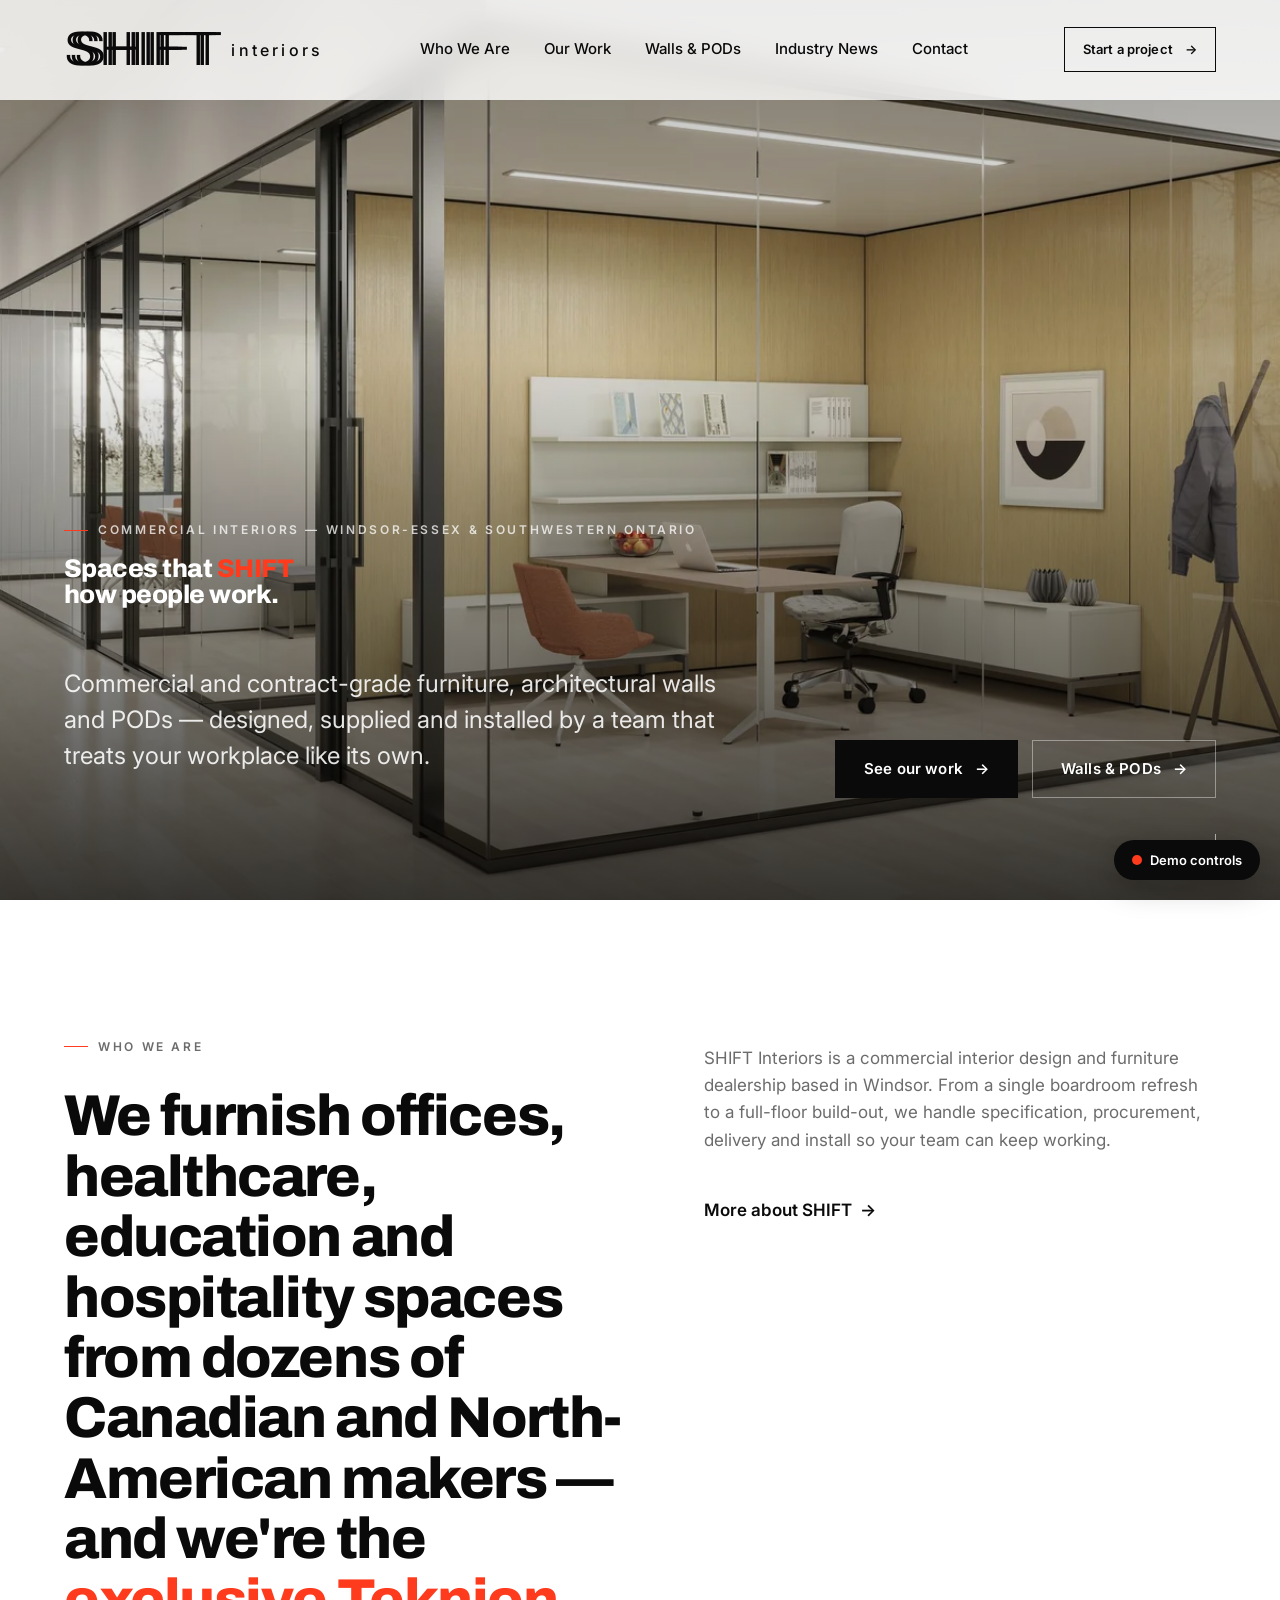
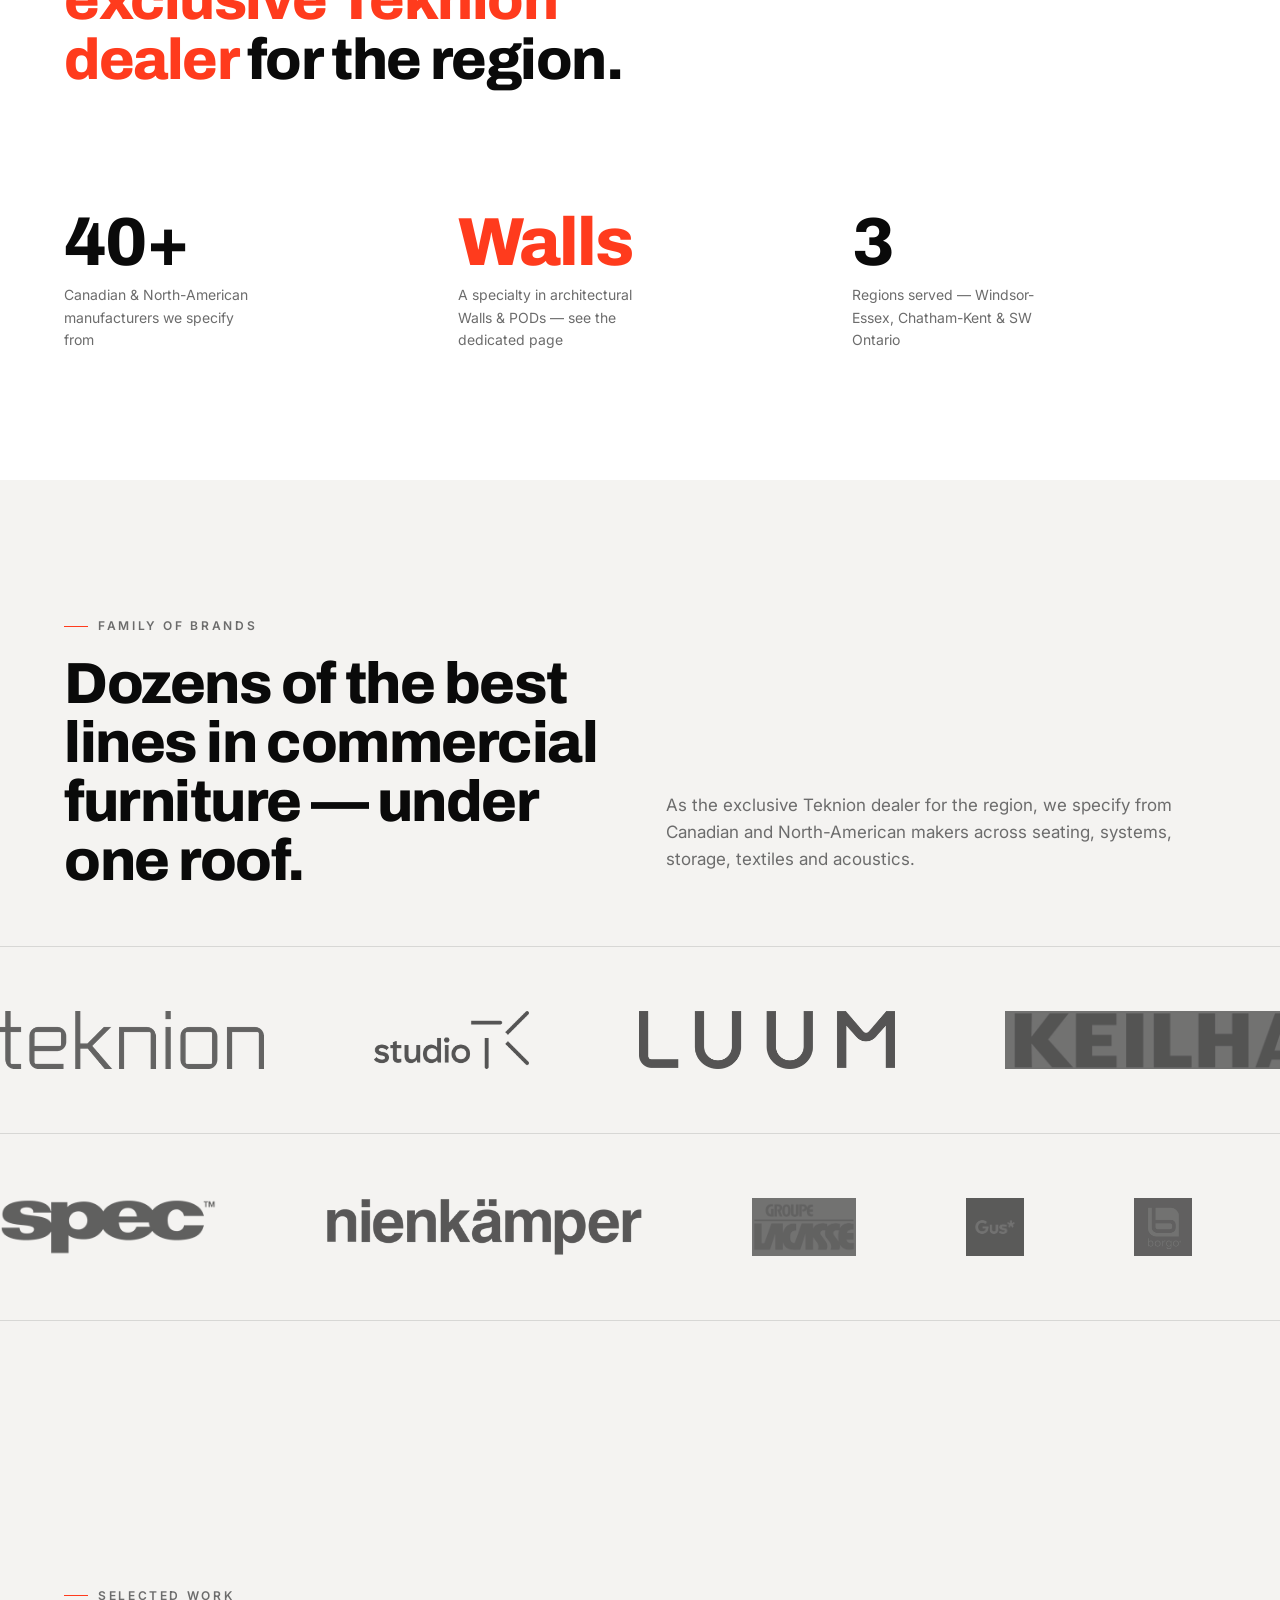
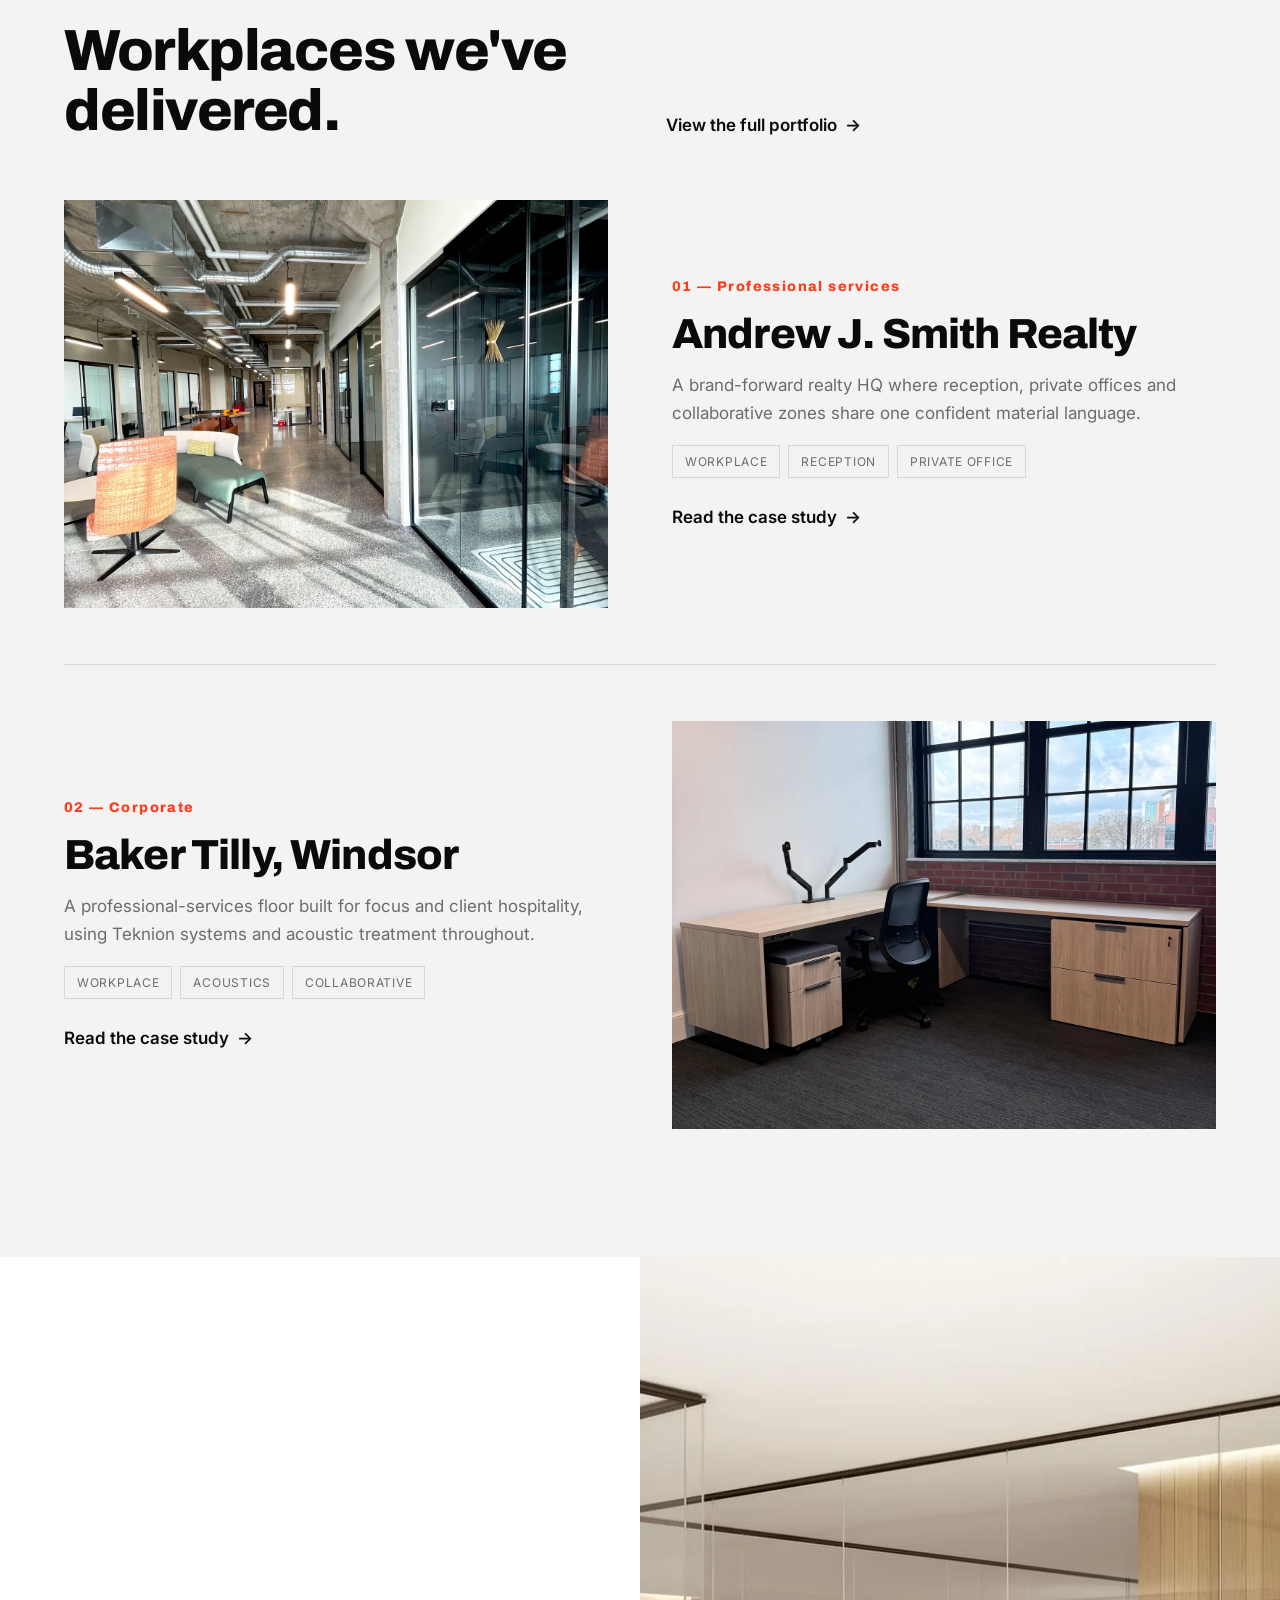
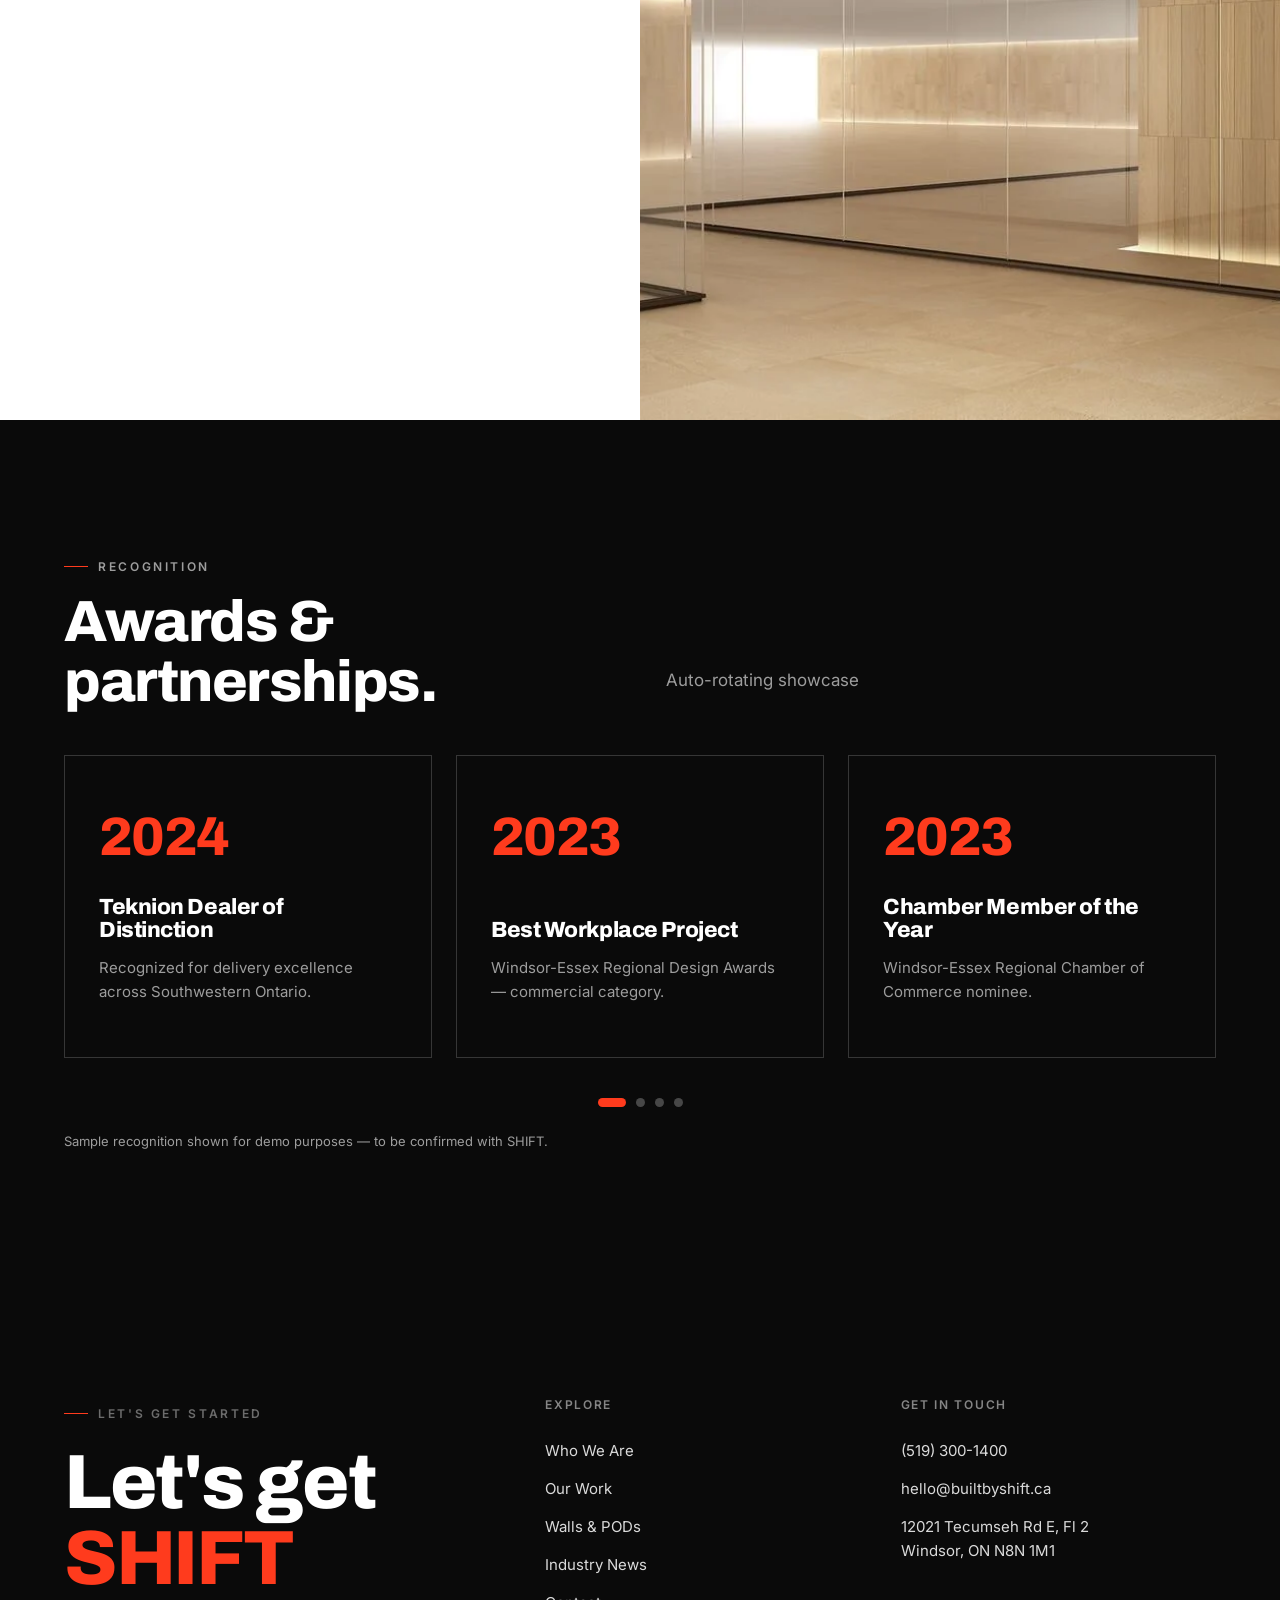
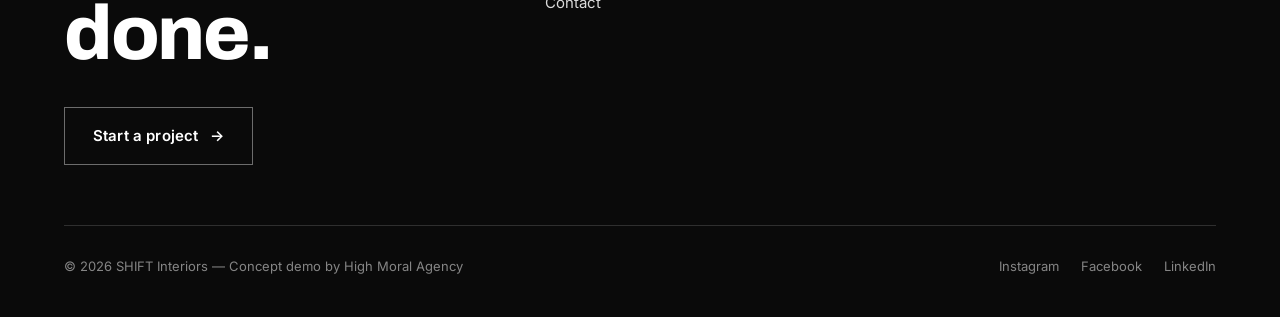
<file: index.html>
<!DOCTYPE html>
<html lang="en">
<head>
<meta charset="UTF-8" />
<meta name="viewport" content="width=device-width, initial-scale=1.0" />
<title>SHIFT Interiors — Commercial Interiors, Furniture & Walls | Windsor-Essex</title>
<meta name="description" content="SHIFT Interiors designs and furnishes commercial workplaces across Windsor-Essex and Southwestern Ontario. Exclusive Teknion dealer. Furniture, Walls & PODs." />
<link rel="preconnect" href="https://fonts.googleapis.com" />
<link rel="preconnect" href="https://fonts.gstatic.com" crossorigin />
<link href="https://fonts.googleapis.com/css2?family=Archivo:wght@100..900&family=Inter:wght@400;500;600&display=swap" rel="stylesheet" />
<link rel="stylesheet" href="assets/css/style.css" />
<link rel="icon" href="data:image/svg+xml,<svg xmlns='http://www.w3.org/2000/svg' viewBox='0 0 100 100'><rect width='100' height='100' fill='%230a0a0a'/><text x='50' y='72' font-family='Arial' font-size='64' font-weight='bold' fill='white' text-anchor='middle'>S</text></svg>" />
<script defer src="assets/js/main.js"></script>
</head>
<body>

<!-- ===== Loader ===== -->
<div id="loader">
  <div class="shift-logo shift-logo--xl shift-logo--breathe" role="img" aria-label="SHIFT"><span class="sl-sizer" aria-hidden="true">SHIFT</span><span class="sl-layer sl-1" aria-hidden="true">SHIFT</span><span class="sl-layer sl-2" aria-hidden="true">SHIFT</span><span class="sl-layer sl-3">SHIFT</span></div>
  <div class="loader-bar"></div>
</div>

<!-- ===== Header ===== -->
<header class="site-head">
  <div class="wrap">
    <a href="index.html" class="brand" aria-label="SHIFT Interiors home"><span class="shift-logo" role="img" aria-label="SHIFT"><span class="sl-sizer" aria-hidden="true">SHIFT</span><span class="sl-layer sl-1" aria-hidden="true">SHIFT</span><span class="sl-layer sl-2" aria-hidden="true">SHIFT</span><span class="sl-layer sl-3">SHIFT</span></span><span class="brand-sub">interiors</span></a>
    <nav class="nav">
      <a href="who-we-are.html">Who We Are</a>
      <a href="our-work.html">Our Work</a>
      <a href="walls-pods.html">Walls &amp; PODs</a>
      <a href="news.html">Industry News</a>
      <a href="contact.html">Contact</a>
    </nav>
    <div class="nav-cta">
      <a href="contact.html" class="btn btn--sm"><span class="btn__label">Start a project</span><span class="btn__arrow">→</span></a>
      <button class="burger" aria-label="Menu"><span></span><span></span><span></span></button>
    </div>
  </div>
</header>

<!-- ===== Mobile drawer ===== -->
<div class="drawer">
  <a href="index.html">Home</a>
  <a href="who-we-are.html">Who We Are</a>
  <a href="our-work.html">Our Work</a>
  <a href="walls-pods.html">Walls &amp; PODs</a>
  <a href="news.html">Industry News</a>
  <a href="contact.html">Contact</a>
  <div class="drawer-meta">(519) 300-1400 · hello@builtbyshift.ca</div>
</div>

<!-- ===== Hero ===== -->
<section class="hero">
  <div class="hero__media">
    <img src="assets/img/feature/focus.jpg" alt="A modern commercial workplace furnished by SHIFT Interiors" />
  </div>
  <div class="hero__inner">
    <div class="wrap">
      <div class="eyebrow">Commercial Interiors — Windsor-Essex &amp; Southwestern Ontario</div>
      <h1 class="mt-s">Spaces that <span class="shiftword">SHIFT</span><br />how people work.</h1>
      <div class="hero__row">
        <p class="hero__desc lead">Commercial and contract-grade furniture, architectural walls and PODs — designed, supplied and installed by a team that treats your workplace like its own.</p>
        <div style="display:flex; gap:14px; flex-wrap:wrap;">
          <a href="our-work.html" class="btn btn--solid"><span class="btn__label">See our work</span><span class="btn__arrow">→</span></a>
          <a href="walls-pods.html" class="btn btn--ghost-light"><span class="btn__label">Walls &amp; PODs</span><span class="btn__arrow">→</span></a>
        </div>
      </div>
    </div>
  </div>
  <div class="scroll-cue">Scroll <span class="line"></span></div>
</section>

<!-- ===== Intro + stats ===== -->
<section class="section">
  <div class="wrap">
    <div class="intro-grid">
      <div class="reveal">
        <div class="eyebrow">Who we are</div>
        <p class="big-quote mt-m">We furnish offices, healthcare, education and hospitality spaces from dozens of Canadian and North-American makers — and we're the <span class="accent">exclusive Teknion dealer</span> for the region.</p>
      </div>
      <div class="reveal" data-delay="1">
        <p class="muted">SHIFT Interiors is a commercial interior design and furniture dealership based in Windsor. From a single boardroom refresh to a full-floor build-out, we handle specification, procurement, delivery and install so your team can keep working.</p>
        <a href="who-we-are.html" class="tlink mt-m" style="margin-top:26px;">More about SHIFT <span class="arw">→</span></a>
      </div>
    </div>
    <div class="stats">
      <div class="stat reveal">
        <div class="num"><span data-count="40">40</span>+</div>
        <div class="lbl">Canadian &amp; North-American manufacturers we specify from</div>
      </div>
      <div class="stat reveal" data-delay="1">
        <div class="num"><span class="accent">Walls</span></div>
        <div class="lbl">A specialty in architectural Walls &amp; PODs — see the dedicated page</div>
      </div>
      <div class="stat reveal" data-delay="2">
        <div class="num"><span data-count="3">3</span></div>
        <div class="lbl">Regions served — Windsor-Essex, Chatham-Kent &amp; SW Ontario</div>
      </div>
    </div>
  </div>
</section>

<!-- ===== Family of brands ===== -->
<section class="section bg-2">
  <div class="wrap reveal" style="margin-bottom:56px;">
    <div class="eyebrow" style="margin-bottom:18px;">Family of Brands</div>
    <div class="split-2" style="align-items:end;">
      <h2 class="h-sec">Dozens of the best lines in commercial furniture — under one roof.</h2>
      <p class="muted" style="align-self:end;">As the exclusive Teknion dealer for the region, we specify from Canadian and North-American makers across seating, systems, storage, textiles and acoustics.</p>
    </div>
  </div>
  <div class="marquee reveal">
    <div class="marquee__track">
      <img src="assets/img/brands/teknion.png" alt="Teknion" />
      <img src="assets/img/brands/studiotk.png" alt="StudioTK" />
      <img src="assets/img/brands/luum.png" alt="LUUM Textiles" />
      <img src="assets/img/brands/keilhauer.png" alt="Keilhauer" />
      <img src="assets/img/brands/allseating.png" alt="Allseating" />
      <img src="assets/img/brands/krug.png" alt="Krug" />
      <img src="assets/img/brands/teknion.png" alt="" aria-hidden="true" />
      <img src="assets/img/brands/studiotk.png" alt="" aria-hidden="true" />
      <img src="assets/img/brands/luum.png" alt="" aria-hidden="true" />
      <img src="assets/img/brands/keilhauer.png" alt="" aria-hidden="true" />
      <img src="assets/img/brands/allseating.png" alt="" aria-hidden="true" />
      <img src="assets/img/brands/krug.png" alt="" aria-hidden="true" />
    </div>
  </div>
  <div class="marquee marquee--rev reveal">
    <div class="marquee__track">
      <img src="assets/img/brands/spec.png" alt="Spec Furniture" />
      <img src="assets/img/brands/nienkamper.png" alt="Nienkamper" />
      <img src="assets/img/brands/lacasse.png" alt="Groupe Lacasse" />
      <img src="assets/img/brands/gusmodern.jpg" alt="Gus Modern" />
      <img src="assets/img/brands/borgo.png" alt="Borgo" />
      <img src="assets/img/brands/hush.jpg" alt="Hush Acoustics" />
      <img src="assets/img/brands/spec.png" alt="" aria-hidden="true" />
      <img src="assets/img/brands/nienkamper.png" alt="" aria-hidden="true" />
      <img src="assets/img/brands/lacasse.png" alt="" aria-hidden="true" />
      <img src="assets/img/brands/gusmodern.jpg" alt="" aria-hidden="true" />
      <img src="assets/img/brands/borgo.png" alt="" aria-hidden="true" />
      <img src="assets/img/brands/hush.jpg" alt="" aria-hidden="true" />
    </div>
  </div>
</section>

<!-- ===== Featured work ===== -->
<section class="section bg-2">
  <div class="wrap">
    <div class="split-2" style="align-items:end; margin-bottom:60px;">
      <div class="reveal">
        <div class="eyebrow">Selected work</div>
        <h2 class="h-sec mt-s">Workplaces we've delivered.</h2>
      </div>
      <div class="reveal" data-delay="1" style="align-self:end;">
        <a href="our-work.html" class="tlink">View the full portfolio <span class="arw">→</span></a>
      </div>
    </div>

    <div class="feat reveal">
      <div class="feat__media"><img src="assets/img/projects/ajsmith-1.jpg" alt="Andrew J. Smith Realty office" /></div>
      <div>
        <div class="feat__num">01 — Professional services</div>
        <h3>Andrew J. Smith Realty</h3>
        <p class="muted">A brand-forward realty HQ where reception, private offices and collaborative zones share one confident material language.</p>
        <div class="tags"><span class="chip">Workplace</span><span class="chip">Reception</span><span class="chip">Private Office</span></div>
        <a href="our-work.html" class="tlink">Read the case study <span class="arw">→</span></a>
      </div>
    </div>

    <hr style="margin:56px 0;" />

    <div class="feat feat--rev reveal">
      <div class="feat__media"><img src="assets/img/projects/bakertilly-1.jpg" alt="Baker Tilly Windsor office" /></div>
      <div>
        <div class="feat__num">02 — Corporate</div>
        <h3>Baker Tilly, Windsor</h3>
        <p class="muted">A professional-services floor built for focus and client hospitality, using Teknion systems and acoustic treatment throughout.</p>
        <div class="tags"><span class="chip">Workplace</span><span class="chip">Acoustics</span><span class="chip">Collaborative</span></div>
        <a href="our-work.html" class="tlink">Read the case study <span class="arw">→</span></a>
      </div>
    </div>
  </div>
</section>

<!-- ===== Walls & PODs feature ===== -->
<section class="wp-feature">
  <div class="wp-grid">
    <div class="wp-copy reveal-x">
      <span class="wp-badge">A SHIFT specialty</span>
      <h2 class="h-sec">Walls &amp; PODs.<br />Call us first.</h2>
      <p class="lead mt-m" style="max-width:44ch;">Demountable architectural walls and freestanding PODs reshape a floorplan without the cost, mess or permanence of construction — and they move with you when the lease does.</p>
      <p class="muted mt-s">If a wall, room or acoustic pod is anywhere in your plans, talk to us before you talk to a contractor. It's often faster, cleaner and reusable.</p>
      <a href="walls-pods.html" class="btn btn--solid mt-m" style="margin-top:28px; align-self:flex-start;"><span class="btn__label">Explore Walls &amp; PODs</span><span class="btn__arrow">→</span></a>
    </div>
    <div class="wp-media hoverframe">
      <img src="assets/img/feature/walls-hero.jpg" alt="Double-glazed demountable walls" />
    </div>
  </div>
</section>

<!-- ===== Awards showcase ===== -->
<section class="section bg-ink">
  <div class="wrap">
    <div class="split-2" style="align-items:end; margin-bottom:44px;">
      <div class="reveal">
        <div class="eyebrow">Recognition</div>
        <h2 class="h-sec mt-s" style="color:#fff;">Awards &amp; partnerships.</h2>
      </div>
      <p class="reveal muted" data-delay="1" style="align-self:end;">Auto-rotating showcase</p>
    </div>
    <div class="carousel reveal" data-autoplay="4500">
      <div class="carousel__viewport">
        <div class="carousel__track">
          <div class="award-card">
            <div class="yr">2024</div>
            <div><h4>Teknion Dealer of Distinction</h4><p>Recognized for delivery excellence across Southwestern Ontario.</p></div>
          </div>
          <div class="award-card">
            <div class="yr">2023</div>
            <div><h4>Best Workplace Project</h4><p>Windsor-Essex Regional Design Awards — commercial category.</p></div>
          </div>
          <div class="award-card">
            <div class="yr">2023</div>
            <div><h4>Chamber Member of the Year</h4><p>Windsor-Essex Regional Chamber of Commerce nominee.</p></div>
          </div>
          <div class="award-card">
            <div class="yr">2022</div>
            <div><h4>StudioTK Showcase Partner</h4><p>Featured dealership for the VETTORE and HAVN collections.</p></div>
          </div>
          <div class="award-card">
            <div class="yr">2021</div>
            <div><h4>Exclusive Teknion Dealership</h4><p>Appointed exclusive dealer for Windsor-Essex &amp; Chatham-Kent.</p></div>
          </div>
          <div class="award-card">
            <div class="yr">2020</div>
            <div><h4>Local Business of the Year</h4><p>Finalist, Windsor-Essex Regional Chamber of Commerce Awards.</p></div>
          </div>
        </div>
      </div>
      <div class="carousel__dots" role="tablist" aria-label="Awards navigation"></div>
    </div>
    <p class="muted" style="font-size:13px; margin-top:24px;">Sample recognition shown for demo purposes — to be confirmed with SHIFT.</p>
  </div>
</section>

<!-- ===== Footer ===== -->
<footer class="site-foot">
  <div class="wrap">
    <div class="foot-top">
      <div class="foot-cta">
        <div class="eyebrow" style="margin-bottom:22px;">Let's get started</div>
        <h2>Let's get<br /><span class="accent">SHIFT</span> done.</h2>
        <a href="contact.html" class="btn btn--ghost-light mt-l" style="margin-top:36px;"><span class="btn__label">Start a project</span><span class="btn__arrow">→</span></a>
      </div>
      <div class="foot-col">
        <h5>Explore</h5>
        <a href="who-we-are.html">Who We Are</a>
        <a href="our-work.html">Our Work</a>
        <a href="walls-pods.html">Walls &amp; PODs</a>
        <a href="news.html">Industry News</a>
        <a href="contact.html">Contact</a>
      </div>
      <div class="foot-col">
        <h5>Get in touch</h5>
        <a href="tel:15193001400">(519) 300-1400</a>
        <a href="mailto:hello@builtbyshift.ca">hello@builtbyshift.ca</a>
        <a href="https://maps.google.com/?q=12021+Tecumseh+Rd+E,+Windsor,+ON" target="_blank" rel="noopener">12021 Tecumseh Rd E, Fl 2<br />Windsor, ON N8N 1M1</a>
      </div>
    </div>
    <div class="foot-bottom">
      <div>© 2026 SHIFT Interiors — Concept demo by High Moral Agency</div>
      <div class="socials">
        <a href="https://instagram.com/builtbyshift" target="_blank" rel="noopener">Instagram</a>
        <a href="https://facebook.com/builtbyshift" target="_blank" rel="noopener">Facebook</a>
        <a href="https://www.linkedin.com/company/shiftinteriors" target="_blank" rel="noopener">LinkedIn</a>
      </div>
    </div>
  </div>
</footer>

<!-- ===== Demo dock ===== -->
<div class="demo-dock">
  <div class="demo-panel">
    <div class="dp-title">Interactive concept — try it</div>
    <div class="dp-label">Accent colour (used ~10–15%)</div>
    <div class="swatches">
      <span class="swatch active" data-accent="signal" style="background:#ff3b1d" title="Signal"></span>
      <span class="swatch" data-accent="cobalt" style="background:#2340ff" title="Cobalt"></span>
      <span class="swatch" data-accent="forest" style="background:#1f7a4d" title="Forest"></span>
      <span class="swatch" data-accent="amber" style="background:#e8a317" title="Amber"></span>
      <span class="swatch" data-accent="grey" style="background:#8a8a8a" title="Cool grey"></span>
    </div>
    <p style="font-size:12px; color:rgba(255,255,255,0.5); margin:14px 0 0;">This panel is a demo tool, not a site feature — it shows how the black-and-white system carries any accent.</p>
  </div>
  <button class="demo-toggle"><span class="dot"></span> Demo controls</button>
</div>

</body>
</html>
</file>
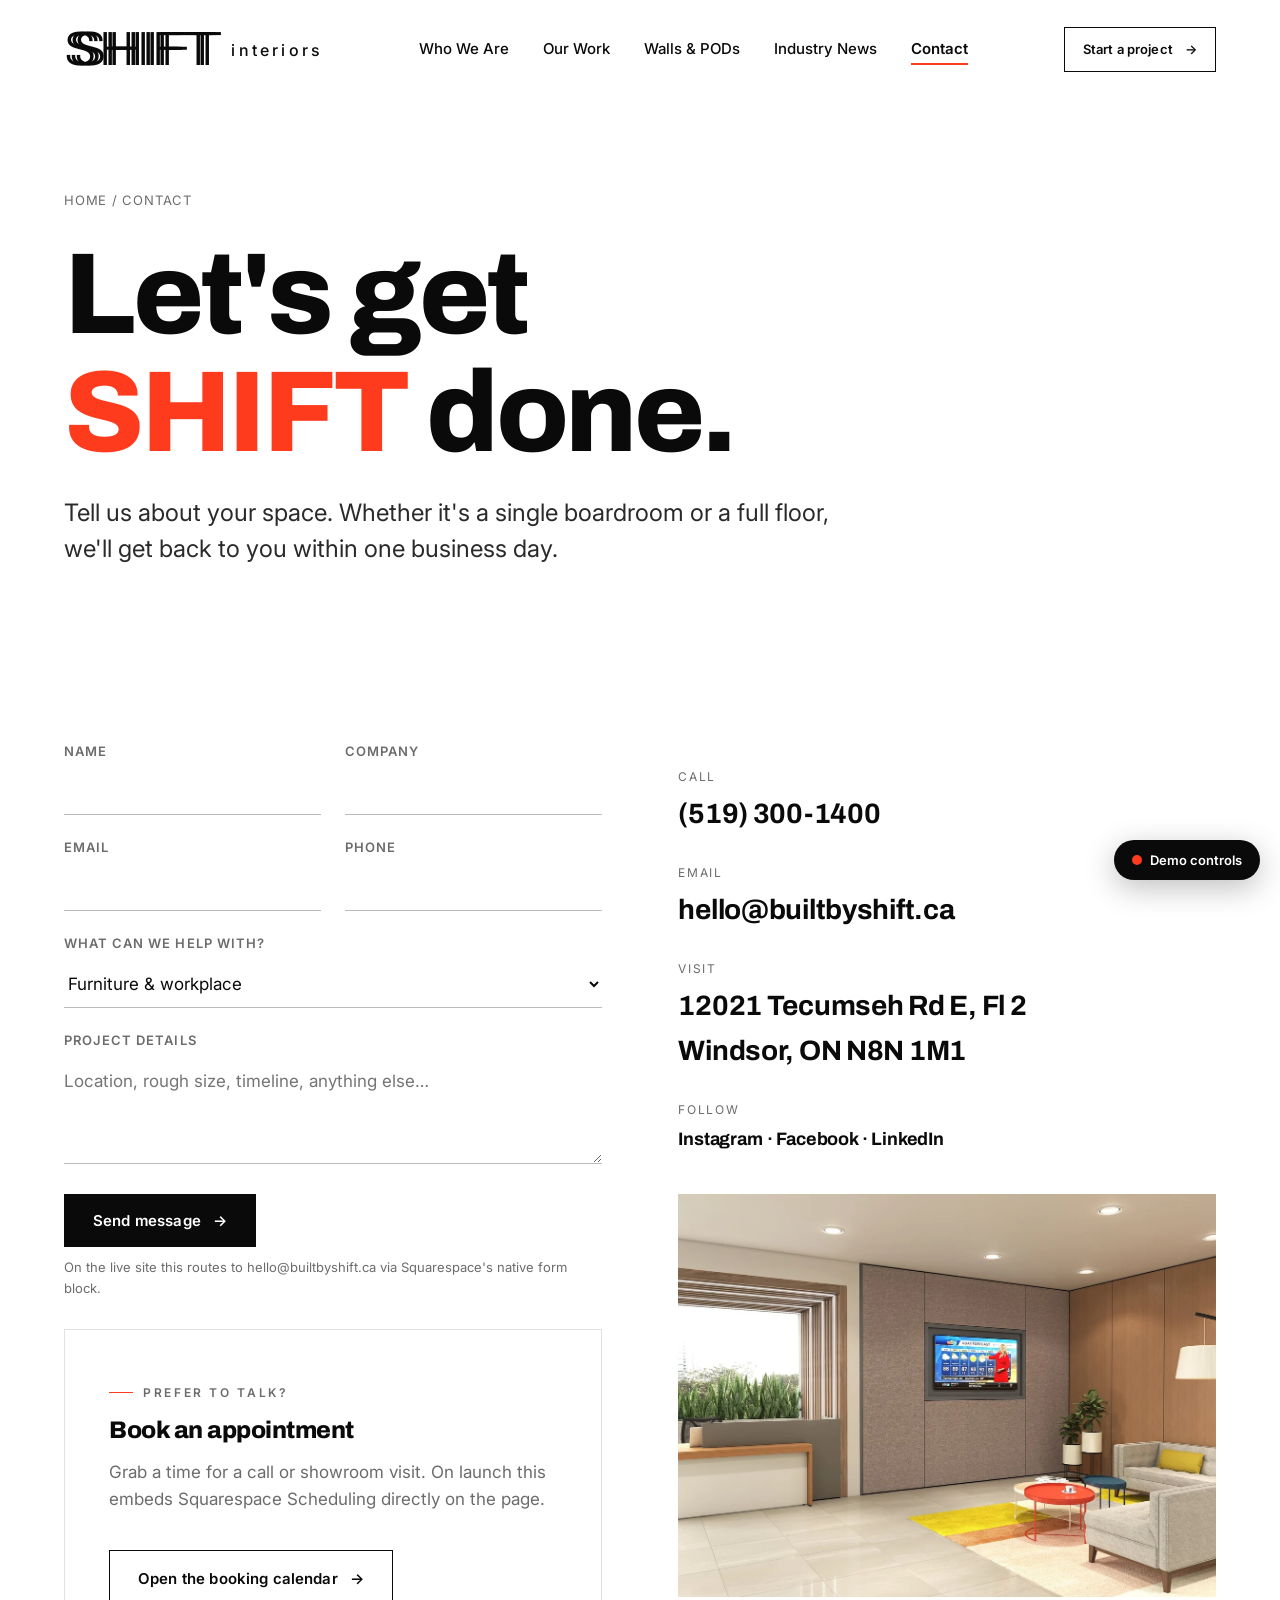
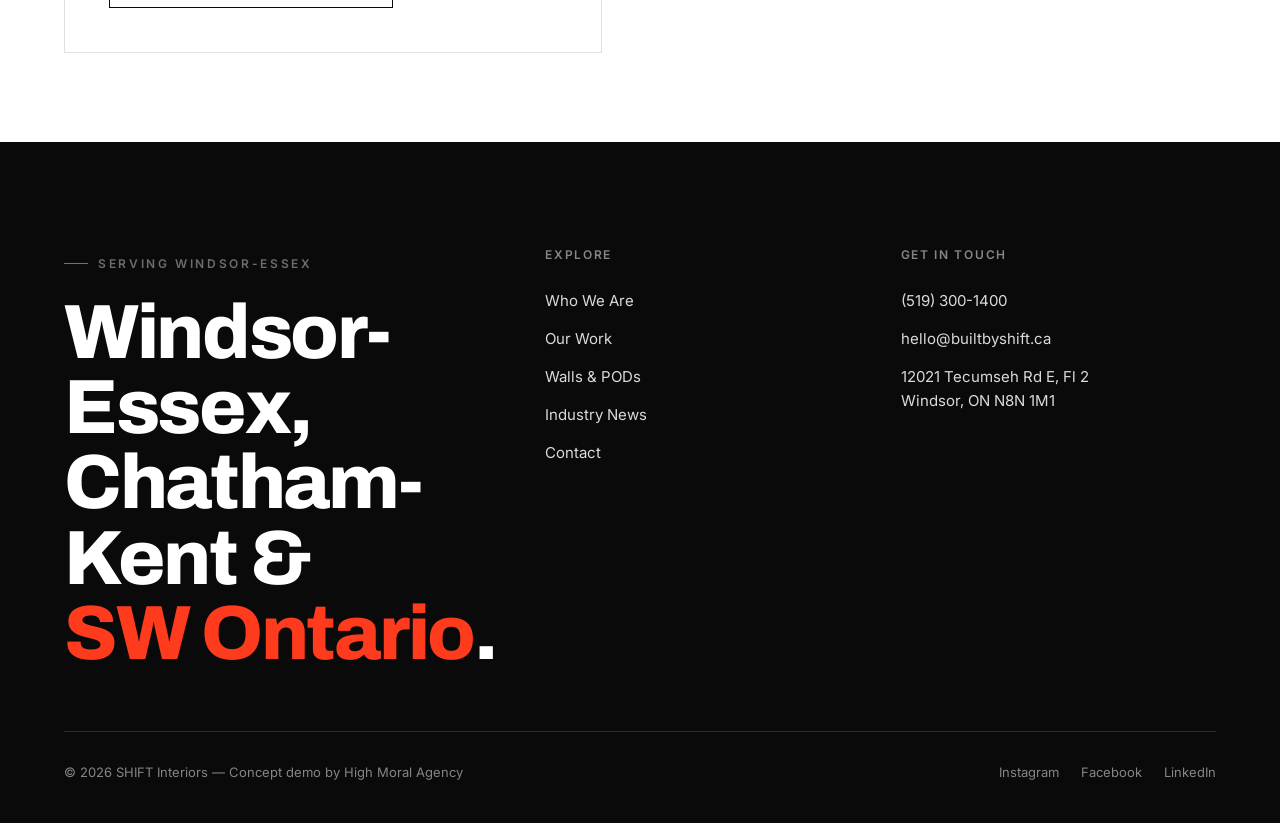
<file: contact.html>
<!DOCTYPE html>
<html lang="en">
<head>
<meta charset="UTF-8" />
<meta name="viewport" content="width=device-width, initial-scale=1.0" />
<title>Contact — SHIFT Interiors</title>
<meta name="description" content="Start a project with SHIFT Interiors. Contact form routing to hello@builtbyshift.ca, phone, address, and appointment booking for Windsor-Essex." />
<link rel="preconnect" href="https://fonts.googleapis.com" />
<link rel="preconnect" href="https://fonts.gstatic.com" crossorigin />
<link href="https://fonts.googleapis.com/css2?family=Archivo:wght@100..900&family=Inter:wght@400;500;600&display=swap" rel="stylesheet" />
<link rel="stylesheet" href="assets/css/style.css" />
<link rel="icon" href="data:image/svg+xml,<svg xmlns='http://www.w3.org/2000/svg' viewBox='0 0 100 100'><rect width='100' height='100' fill='%230a0a0a'/><text x='50' y='72' font-family='Arial' font-size='64' font-weight='bold' fill='white' text-anchor='middle'>S</text></svg>" />
<script defer src="assets/js/main.js"></script>
</head>
<body>

<div id="loader"><div class="shift-logo shift-logo--xl shift-logo--breathe" role="img" aria-label="SHIFT"><span class="sl-sizer" aria-hidden="true">SHIFT</span><span class="sl-layer sl-1" aria-hidden="true">SHIFT</span><span class="sl-layer sl-2" aria-hidden="true">SHIFT</span><span class="sl-layer sl-3">SHIFT</span></div><div class="loader-bar"></div></div>

<header class="site-head">
  <div class="wrap">
    <a href="index.html" class="brand" aria-label="SHIFT Interiors home"><span class="shift-logo" role="img" aria-label="SHIFT"><span class="sl-sizer" aria-hidden="true">SHIFT</span><span class="sl-layer sl-1" aria-hidden="true">SHIFT</span><span class="sl-layer sl-2" aria-hidden="true">SHIFT</span><span class="sl-layer sl-3">SHIFT</span></span><span class="brand-sub">interiors</span></a>
    <nav class="nav">
      <a href="who-we-are.html">Who We Are</a>
      <a href="our-work.html">Our Work</a>
      <a href="walls-pods.html">Walls &amp; PODs</a>
      <a href="news.html">Industry News</a>
      <a href="contact.html" class="active">Contact</a>
    </nav>
    <div class="nav-cta">
      <a href="contact.html" class="btn btn--sm"><span class="btn__label">Start a project</span><span class="btn__arrow">→</span></a>
      <button class="burger" aria-label="Menu"><span></span><span></span><span></span></button>
    </div>
  </div>
</header>

<div class="drawer">
  <a href="index.html">Home</a>
  <a href="who-we-are.html">Who We Are</a>
  <a href="our-work.html">Our Work</a>
  <a href="walls-pods.html">Walls &amp; PODs</a>
  <a href="news.html">Industry News</a>
  <a href="contact.html">Contact</a>
  <div class="drawer-meta">(519) 300-1400 · hello@builtbyshift.ca</div>
</div>

<section class="page-head">
  <div class="wrap">
    <div class="breadcrumb reveal">Home / Contact</div>
    <h1 class="reveal">Let's get<br /><span class="shiftword">SHIFT</span> done.</h1>
    <p class="sub lead reveal" data-delay="1">Tell us about your space. Whether it's a single boardroom or a full floor, we'll get back to you within one business day.</p>
  </div>
</section>

<section class="section--tight">
  <div class="wrap">
    <div class="contact-grid">
      <!-- Form -->
      <div class="reveal">
        <form id="contact-form">
          <div class="split-2" style="gap:24px;">
            <div class="field"><label for="name">Name</label><input id="name" type="text" required /></div>
            <div class="field"><label for="company">Company</label><input id="company" type="text" /></div>
          </div>
          <div class="split-2" style="gap:24px;">
            <div class="field"><label for="email">Email</label><input id="email" type="email" required /></div>
            <div class="field"><label for="phone">Phone</label><input id="phone" type="tel" /></div>
          </div>
          <div class="field">
            <label for="type">What can we help with?</label>
            <select id="type">
              <option>Furniture &amp; workplace</option>
              <option>Walls &amp; PODs</option>
              <option>Full interior project</option>
              <option>Something else</option>
            </select>
          </div>
          <div class="field"><label for="msg">Project details</label><textarea id="msg" rows="4" placeholder="Location, rough size, timeline, anything else…"></textarea></div>
          <button type="submit" class="btn btn--solid"><span class="btn__label">Send message</span><span class="btn__arrow">→</span></button>
          <p class="form-note">On the live site this routes to hello@builtbyshift.ca via Squarespace's native form block.</p>
        </form>
        <div class="form-success">
          <h4 style="margin-bottom:8px;">Thanks — message received.</h4>
          <p class="muted">This is a demo, so nothing was actually sent. On the live site your note would land in SHIFT's inbox at hello@builtbyshift.ca.</p>
        </div>

        <!-- Booking -->
        <div class="booking reveal">
          <div class="eyebrow" style="margin-bottom:16px;">Prefer to talk?</div>
          <h4>Book an appointment</h4>
          <p class="muted mt-s">Grab a time for a call or showroom visit. On launch this embeds Squarespace Scheduling directly on the page.</p>
          <a href="#" class="btn mt-m" style="margin-top:20px;"><span class="btn__label">Open the booking calendar</span><span class="btn__arrow">→</span></a>
        </div>
      </div>

      <!-- Info -->
      <div class="reveal" data-delay="1">
        <dl class="contact-info">
          <dt>Call</dt>
          <dd><a href="tel:15193001400">(519) 300-1400</a></dd>
          <dt>Email</dt>
          <dd><a href="mailto:hello@builtbyshift.ca">hello@builtbyshift.ca</a></dd>
          <dt>Visit</dt>
          <dd>12021 Tecumseh Rd E, Fl 2<br />Windsor, ON N8N 1M1</dd>
          <dt>Follow</dt>
          <dd style="font-size:18px;">
            <a href="https://instagram.com/builtbyshift" target="_blank" rel="noopener">Instagram</a> ·
            <a href="https://facebook.com/builtbyshift" target="_blank" rel="noopener">Facebook</a> ·
            <a href="https://www.linkedin.com/company/shiftinteriors" target="_blank" rel="noopener">LinkedIn</a>
          </dd>
        </dl>
        <div class="hoverframe mt-l" style="margin-top:40px; aspect-ratio:4/3; overflow:hidden;">
          <img src="assets/img/feature/reception.jpg" alt="SHIFT Interiors reception space" style="width:100%;height:100%;object-fit:cover;" />
        </div>
      </div>
    </div>
  </div>
</section>

<footer class="site-foot">
  <div class="wrap">
    <div class="foot-top">
      <div class="foot-cta">
        <div class="eyebrow" style="margin-bottom:22px;">Serving Windsor-Essex</div>
        <h2>Windsor-Essex,<br />Chatham-Kent &amp;<br /><span class="accent">SW Ontario</span>.</h2>
      </div>
      <div class="foot-col"><h5>Explore</h5><a href="who-we-are.html">Who We Are</a><a href="our-work.html">Our Work</a><a href="walls-pods.html">Walls &amp; PODs</a><a href="news.html">Industry News</a><a href="contact.html">Contact</a></div>
      <div class="foot-col"><h5>Get in touch</h5><a href="tel:15193001400">(519) 300-1400</a><a href="mailto:hello@builtbyshift.ca">hello@builtbyshift.ca</a><a href="https://maps.google.com/?q=12021+Tecumseh+Rd+E,+Windsor,+ON" target="_blank" rel="noopener">12021 Tecumseh Rd E, Fl 2<br />Windsor, ON N8N 1M1</a></div>
    </div>
    <div class="foot-bottom">
      <div>© 2026 SHIFT Interiors — Concept demo by High Moral Agency</div>
      <div class="socials"><a href="https://instagram.com/builtbyshift" target="_blank" rel="noopener">Instagram</a><a href="https://facebook.com/builtbyshift" target="_blank" rel="noopener">Facebook</a><a href="https://www.linkedin.com/company/shiftinteriors" target="_blank" rel="noopener">LinkedIn</a></div>
    </div>
  </div>
</footer>

<div class="demo-dock">
  <div class="demo-panel">
    <div class="dp-title">Interactive concept — try it</div>
    <div class="dp-label">Accent colour (used ~10–15%)</div>
    <div class="swatches">
      <span class="swatch active" data-accent="signal" style="background:#ff3b1d" title="Signal"></span>
      <span class="swatch" data-accent="cobalt" style="background:#2340ff" title="Cobalt"></span>
      <span class="swatch" data-accent="forest" style="background:#1f7a4d" title="Forest"></span>
      <span class="swatch" data-accent="amber" style="background:#e8a317" title="Amber"></span>
      <span class="swatch" data-accent="grey" style="background:#8a8a8a" title="Cool grey"></span>
    </div>
    <p style="font-size:12px; color:rgba(255,255,255,0.5); margin:14px 0 0;">This panel is a demo tool, not a site feature — it shows how the black-and-white system carries any accent.</p>
  </div>
  <button class="demo-toggle"><span class="dot"></span> Demo controls</button>
</div>

</body>
</html>
</file>
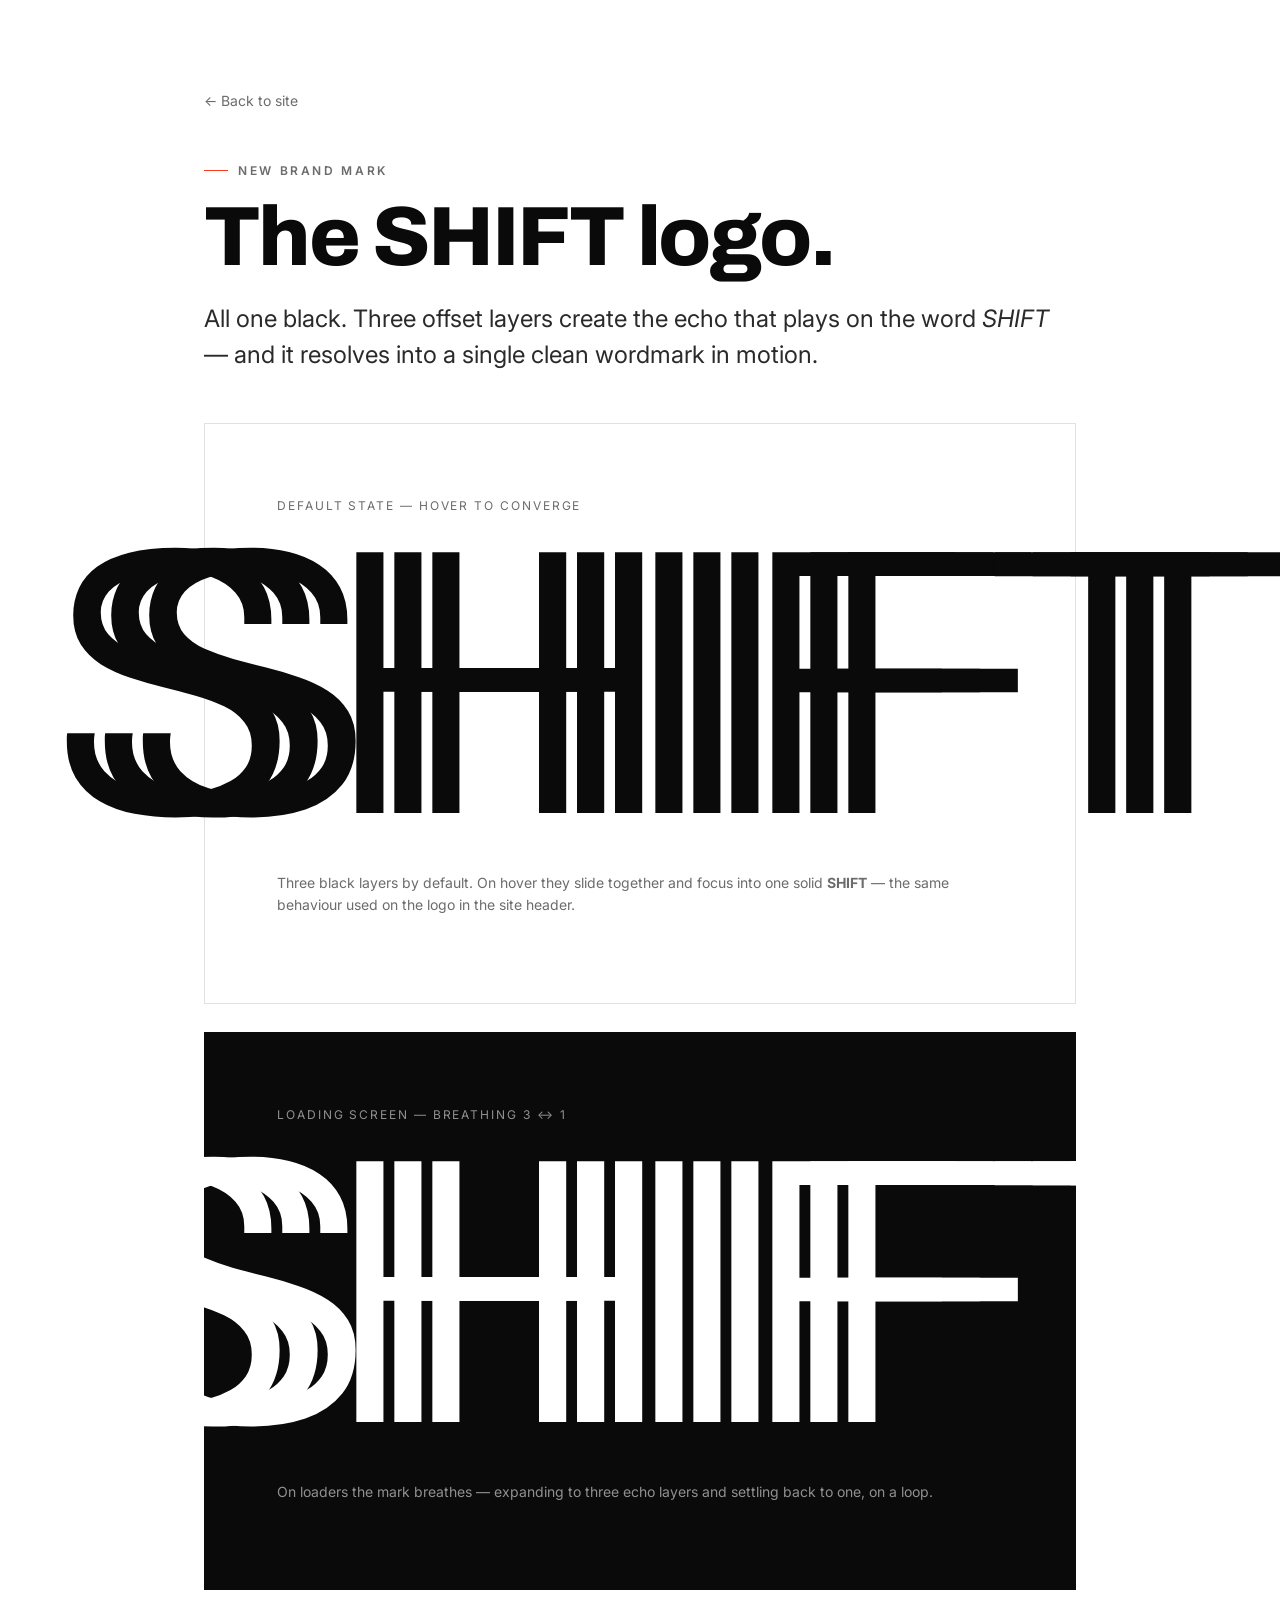
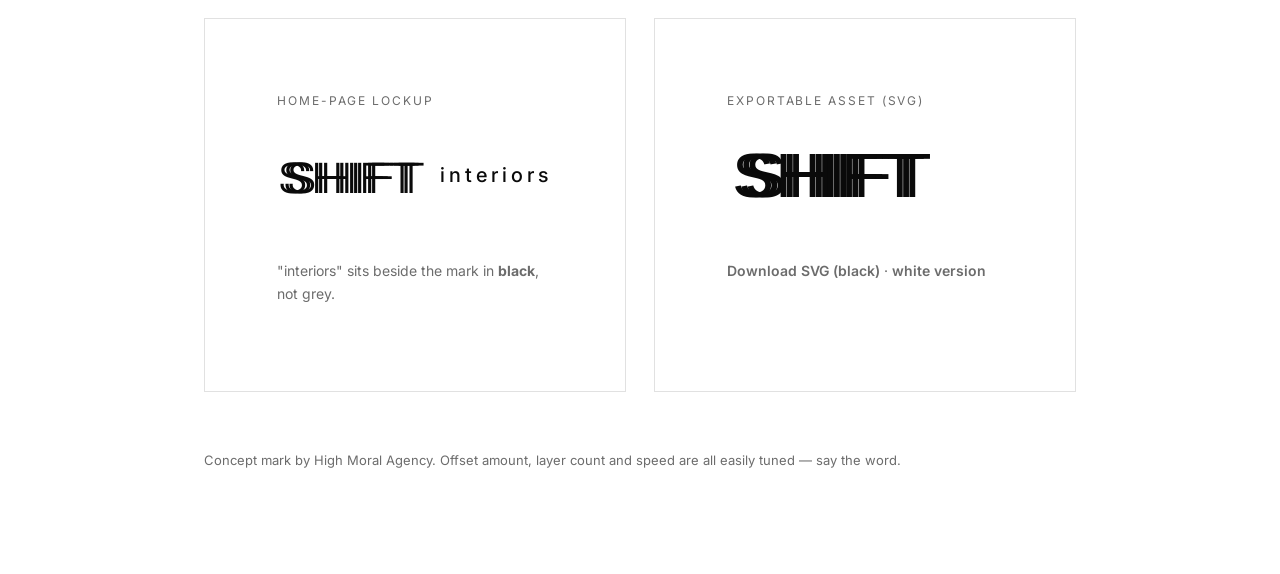
<file: logo.html>
<!DOCTYPE html>
<html lang="en">
<head>
<meta charset="UTF-8" />
<meta name="viewport" content="width=device-width, initial-scale=1.0" />
<title>SHIFT — Logo &amp; Motion</title>
<meta name="description" content="The new all-black SHIFT echo logo and its motion behaviour — 3-layer echo, hover-to-converge, and the breathing loader." />
<link rel="preconnect" href="https://fonts.googleapis.com" />
<link rel="preconnect" href="https://fonts.gstatic.com" crossorigin />
<link href="https://fonts.googleapis.com/css2?family=Archivo:wght@100..900&family=Inter:wght@400;500;600&display=swap" rel="stylesheet" />
<link rel="stylesheet" href="assets/css/style.css" />
<link rel="icon" href="data:image/svg+xml,<svg xmlns='http://www.w3.org/2000/svg' viewBox='0 0 100 100'><rect width='100' height='100' fill='%230a0a0a'/><text x='50' y='72' font-family='Arial' font-size='64' font-weight='bold' fill='white' text-anchor='middle'>S</text></svg>" />
<style>
  .lg-wrap { max-width: 1000px; margin: 0 auto; padding: clamp(40px,7vw,90px) var(--gut); }
  .lg-block { padding: clamp(40px,6vw,72px); border: 1px solid var(--line); margin-bottom: 28px; }
  .lg-block.dark { background: var(--ink); border-color: var(--ink); }
  .lg-tag { font-size: 12px; letter-spacing: 0.16em; text-transform: uppercase; color: var(--muted); margin-bottom: 8px; }
  .lg-block.dark .lg-tag { color: rgba(255,255,255,0.55); }
  .lg-hint { font-size: 14px; color: var(--muted); margin-top: 22px; }
  .lg-block.dark .lg-hint { color: rgba(255,255,255,0.55); }
  .lg-stage { display: flex; align-items: center; justify-content: center; min-height: 220px; }
  .lg-lockup { display: inline-flex; align-items: flex-end; gap: 22px; }
  .lg-lockup .brand-sub { font-size: 20px; }
  .lg-nav { display:flex; gap:20px; margin-bottom:40px; font-size:14px; }
  .lg-nav a { color: var(--muted); } .lg-nav a:hover { color: var(--ink); }
  .lg-cols { display:grid; grid-template-columns:1fr 1fr; gap:28px; }
  @media (max-width:720px){ .lg-cols{ grid-template-columns:1fr; } }
</style>
</head>
<body>
<div class="lg-wrap">

  <div class="lg-nav"><a href="index.html">← Back to site</a></div>

  <div class="eyebrow" style="margin-bottom:18px;">New brand mark</div>
  <h1 class="display" style="font-size:clamp(40px,7vw,84px); margin-bottom:14px;">The SHIFT logo.</h1>
  <p class="lead maxw-60" style="margin-bottom:50px;">All one black. Three offset layers create the echo that plays on the word <em>SHIFT</em> — and it resolves into a single clean wordmark in motion.</p>

  <!-- Default 3-layer + hover converge -->
  <div class="lg-block">
    <div class="lg-tag">Default state — hover to converge</div>
    <div class="lg-stage">
      <span class="shift-logo shift-logo--xl shift-logo--hoverable" role="img" aria-label="SHIFT">
        <span class="sl-sizer" aria-hidden="true">SHIFT</span>
        <span class="sl-layer sl-1" aria-hidden="true">SHIFT</span>
        <span class="sl-layer sl-2" aria-hidden="true">SHIFT</span>
        <span class="sl-layer sl-3">SHIFT</span>
      </span>
    </div>
    <p class="lg-hint">Three black layers by default. On hover they slide together and focus into one solid <strong>SHIFT</strong> — the same behaviour used on the logo in the site header.</p>
  </div>

  <!-- Breathing loader -->
  <div class="lg-block dark">
    <div class="lg-tag">Loading screen — breathing 3 ↔ 1</div>
    <div class="lg-stage">
      <span class="shift-logo shift-logo--xl shift-logo--breathe" role="img" aria-label="SHIFT" style="color:#fff;">
        <span class="sl-sizer" aria-hidden="true">SHIFT</span>
        <span class="sl-layer sl-1" aria-hidden="true">SHIFT</span>
        <span class="sl-layer sl-2" aria-hidden="true">SHIFT</span>
        <span class="sl-layer sl-3">SHIFT</span>
      </span>
    </div>
    <p class="lg-hint">On loaders the mark breathes — expanding to three echo layers and settling back to one, on a loop.</p>
  </div>

  <div class="lg-cols">
    <!-- Header lockup -->
    <div class="lg-block">
      <div class="lg-tag">Home-page lockup</div>
      <div class="lg-stage" style="min-height:120px;">
        <span class="lg-lockup">
          <span class="shift-logo shift-logo--hoverable" style="font-size:44px;" role="img" aria-label="SHIFT">
            <span class="sl-sizer" aria-hidden="true">SHIFT</span>
            <span class="sl-layer sl-1" aria-hidden="true">SHIFT</span>
            <span class="sl-layer sl-2" aria-hidden="true">SHIFT</span>
            <span class="sl-layer sl-3">SHIFT</span>
          </span>
          <span class="brand-sub">interiors</span>
        </span>
      </div>
      <p class="lg-hint">"interiors" sits beside the mark in <strong>black</strong>, not grey.</p>
    </div>

    <!-- SVG asset -->
    <div class="lg-block">
      <div class="lg-tag">Exportable asset (SVG)</div>
      <div class="lg-stage" style="min-height:120px;">
        <img src="assets/img/brand/shift-logo.svg" alt="SHIFT logo" style="width:100%; max-width:340px;" />
      </div>
      <p class="lg-hint"><a class="tlink" href="assets/img/brand/shift-logo.svg" download>Download SVG (black)</a> · <a class="tlink" href="assets/img/brand/shift-logo-white.svg" download>white version</a></p>
    </div>
  </div>

  <p class="muted" style="font-size:13px; margin-top:30px;">Concept mark by High Moral Agency. Offset amount, layer count and speed are all easily tuned — say the word.</p>

</div>
</body>
</html>
</file>
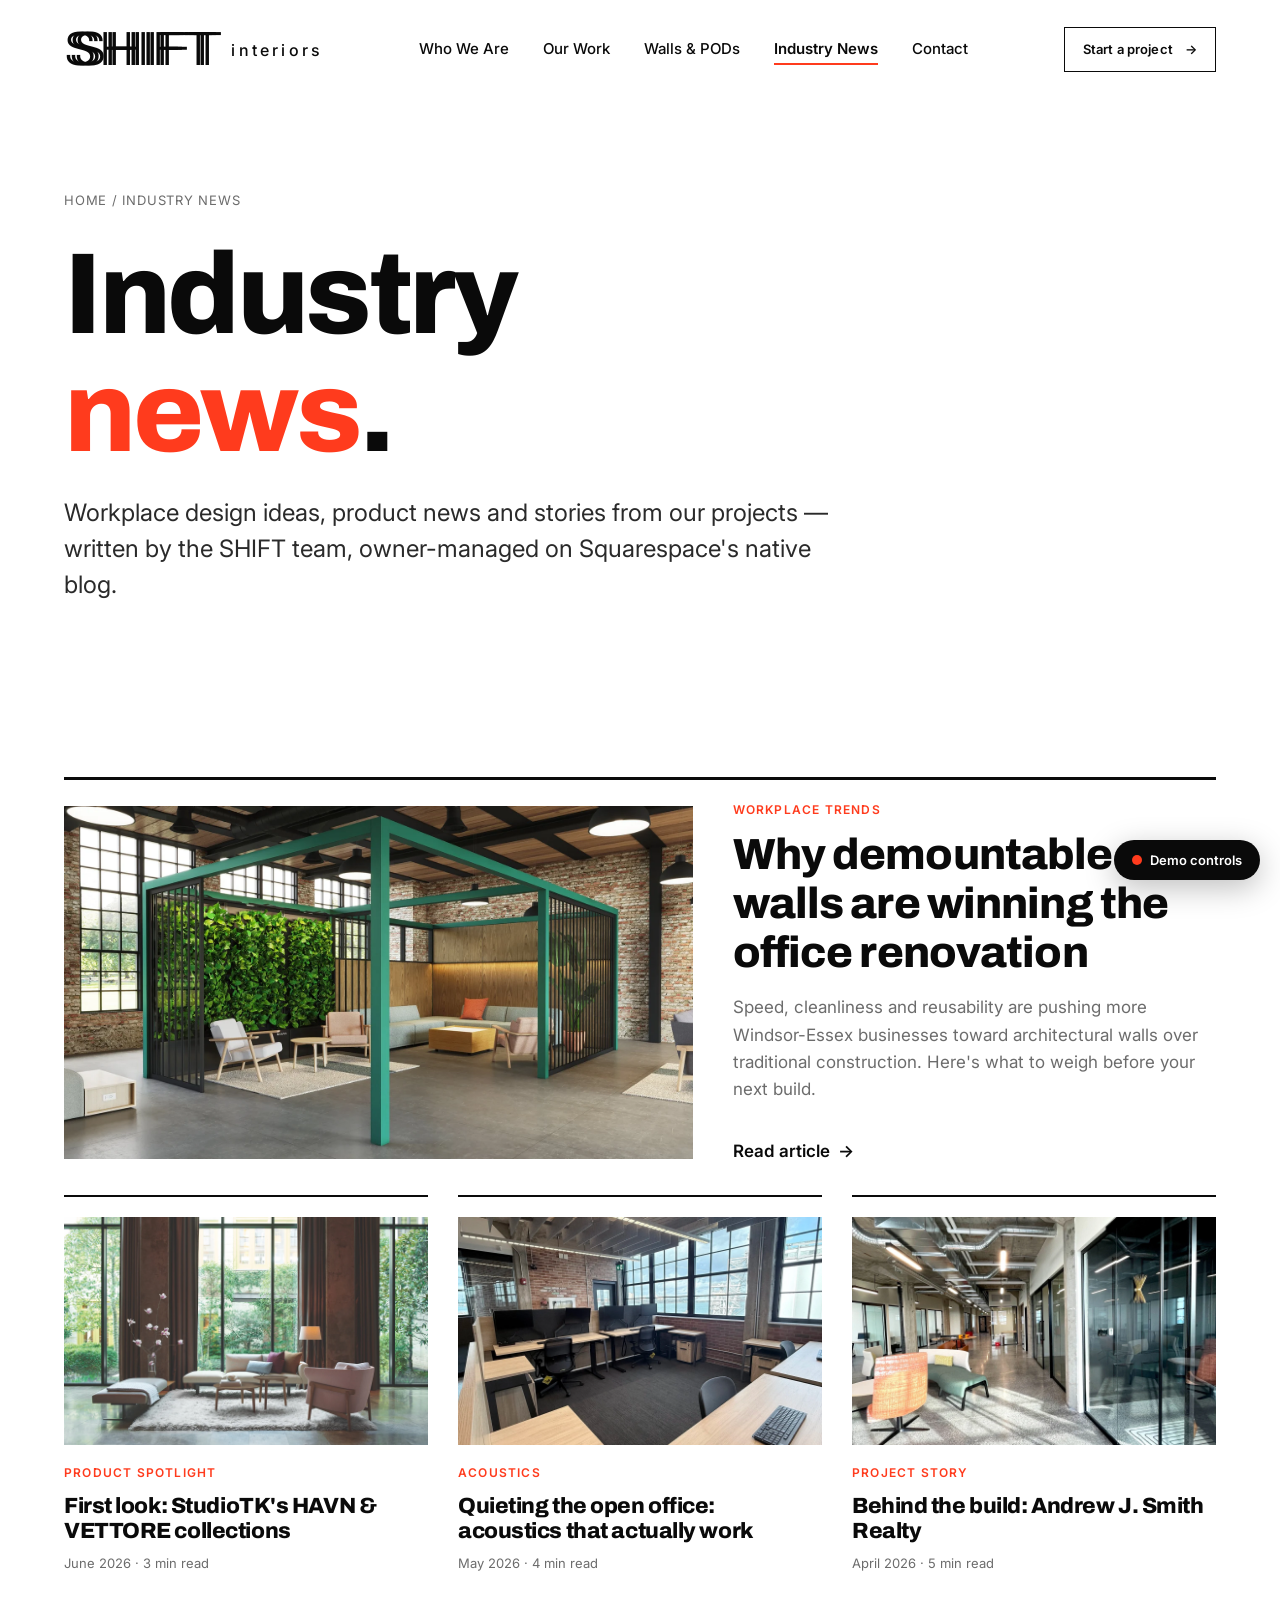
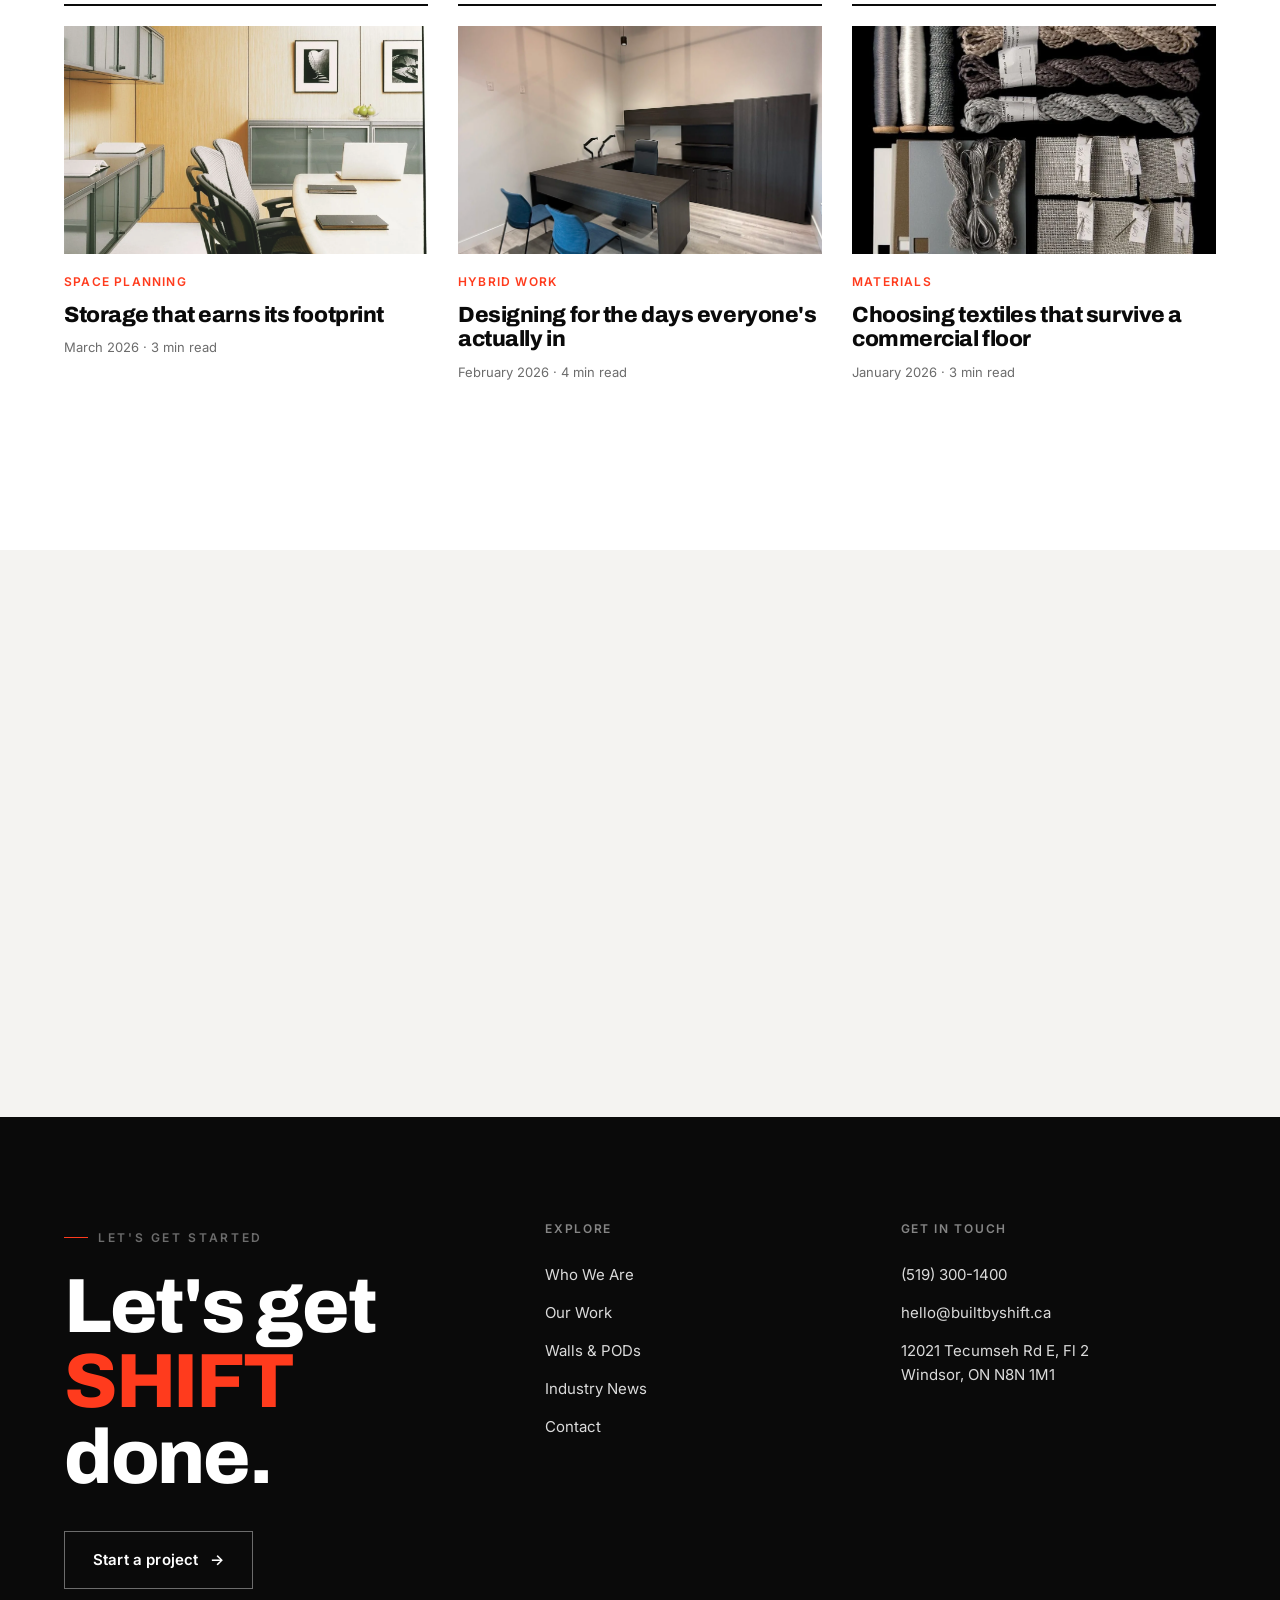
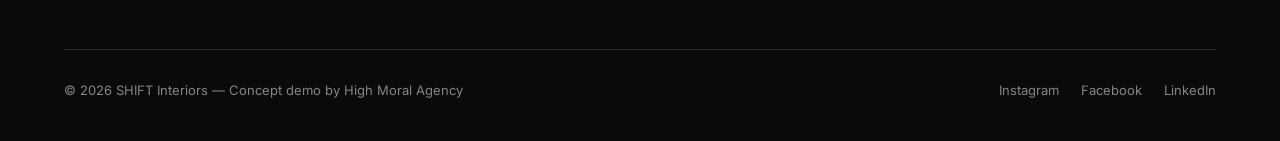
<file: news.html>
<!DOCTYPE html>
<html lang="en">
<head>
<meta charset="UTF-8" />
<meta name="viewport" content="width=device-width, initial-scale=1.0" />
<title>Industry News — SHIFT Interiors</title>
<meta name="description" content="Workplace design ideas, product news and project stories from SHIFT Interiors — owner-managed on Squarespace's native blog." />
<link rel="preconnect" href="https://fonts.googleapis.com" />
<link rel="preconnect" href="https://fonts.gstatic.com" crossorigin />
<link href="https://fonts.googleapis.com/css2?family=Archivo:wght@100..900&family=Inter:wght@400;500;600&display=swap" rel="stylesheet" />
<link rel="stylesheet" href="assets/css/style.css" />
<link rel="icon" href="data:image/svg+xml,<svg xmlns='http://www.w3.org/2000/svg' viewBox='0 0 100 100'><rect width='100' height='100' fill='%230a0a0a'/><text x='50' y='72' font-family='Arial' font-size='64' font-weight='bold' fill='white' text-anchor='middle'>S</text></svg>" />
<script defer src="assets/js/main.js"></script>
</head>
<body>

<div id="loader"><div class="shift-logo shift-logo--xl shift-logo--breathe" role="img" aria-label="SHIFT"><span class="sl-sizer" aria-hidden="true">SHIFT</span><span class="sl-layer sl-1" aria-hidden="true">SHIFT</span><span class="sl-layer sl-2" aria-hidden="true">SHIFT</span><span class="sl-layer sl-3">SHIFT</span></div><div class="loader-bar"></div></div>

<header class="site-head">
  <div class="wrap">
    <a href="index.html" class="brand" aria-label="SHIFT Interiors home"><span class="shift-logo" role="img" aria-label="SHIFT"><span class="sl-sizer" aria-hidden="true">SHIFT</span><span class="sl-layer sl-1" aria-hidden="true">SHIFT</span><span class="sl-layer sl-2" aria-hidden="true">SHIFT</span><span class="sl-layer sl-3">SHIFT</span></span><span class="brand-sub">interiors</span></a>
    <nav class="nav">
      <a href="who-we-are.html">Who We Are</a>
      <a href="our-work.html">Our Work</a>
      <a href="walls-pods.html">Walls &amp; PODs</a>
      <a href="news.html" class="active">Industry News</a>
      <a href="contact.html">Contact</a>
    </nav>
    <div class="nav-cta">
      <a href="contact.html" class="btn btn--sm"><span class="btn__label">Start a project</span><span class="btn__arrow">→</span></a>
      <button class="burger" aria-label="Menu"><span></span><span></span><span></span></button>
    </div>
  </div>
</header>

<div class="drawer">
  <a href="index.html">Home</a>
  <a href="who-we-are.html">Who We Are</a>
  <a href="our-work.html">Our Work</a>
  <a href="walls-pods.html">Walls &amp; PODs</a>
  <a href="news.html">Industry News</a>
  <a href="contact.html">Contact</a>
  <div class="drawer-meta">(519) 300-1400 · hello@builtbyshift.ca</div>
</div>

<section class="page-head">
  <div class="wrap">
    <div class="breadcrumb reveal">Home / Industry News</div>
    <h1 class="reveal">Industry<br /><span class="shiftword">news</span>.</h1>
    <p class="sub lead reveal" data-delay="1">Workplace design ideas, product news and stories from our projects — written by the SHIFT team, owner-managed on Squarespace's native blog.</p>
  </div>
</section>

<section class="section--tight">
  <div class="wrap">
    <div class="post-grid">

      <!-- Feature post -->
      <article class="post post--feature reveal">
        <div class="post__media"><img src="assets/img/feature/within.jpg" alt="Workplace with demountable walls" /></div>
        <div>
          <div class="cat">Workplace trends</div>
          <h3>Why demountable walls are winning the office renovation</h3>
          <p class="muted">Speed, cleanliness and reusability are pushing more Windsor-Essex businesses toward architectural walls over traditional construction. Here's what to weigh before your next build.</p>
          <a href="#" class="tlink mt-m" style="margin-top:18px;">Read article <span class="arw">→</span></a>
        </div>
      </article>

      <article class="post reveal">
        <div class="post__media"><img src="assets/img/projects/havn-chair.jpg" alt="StudioTK Havn chair" /></div>
        <div class="cat">Product spotlight</div>
        <h3>First look: StudioTK's HAVN &amp; VETTORE collections</h3>
        <div class="date">June 2026 · 3 min read</div>
      </article>

      <article class="post reveal" data-delay="1">
        <div class="post__media"><img src="assets/img/projects/bakertilly-2.jpg" alt="Acoustic meeting space" /></div>
        <div class="cat">Acoustics</div>
        <h3>Quieting the open office: acoustics that actually work</h3>
        <div class="date">May 2026 · 4 min read</div>
      </article>

      <article class="post reveal" data-delay="2">
        <div class="post__media"><img src="assets/img/projects/ajsmith-1.jpg" alt="Realty office reception" /></div>
        <div class="cat">Project story</div>
        <h3>Behind the build: Andrew J. Smith Realty</h3>
        <div class="date">April 2026 · 5 min read</div>
      </article>

      <article class="post reveal">
        <div class="post__media"><img src="assets/img/projects/altos-storage.jpg" alt="Teknion Altos storage" /></div>
        <div class="cat">Space planning</div>
        <h3>Storage that earns its footprint</h3>
        <div class="date">March 2026 · 3 min read</div>
      </article>

      <article class="post reveal" data-delay="1">
        <div class="post__media"><img src="assets/img/projects/office-2.jpg" alt="Collaborative workplace" /></div>
        <div class="cat">Hybrid work</div>
        <h3>Designing for the days everyone's actually in</h3>
        <div class="date">February 2026 · 4 min read</div>
      </article>

      <article class="post reveal" data-delay="2">
        <div class="post__media"><img src="assets/img/projects/luum-detail.jpg" alt="LUUM textiles" /></div>
        <div class="cat">Materials</div>
        <h3>Choosing textiles that survive a commercial floor</h3>
        <div class="date">January 2026 · 3 min read</div>
      </article>

    </div>
    <p class="muted reveal center" style="font-size:13px; margin-top:44px;">Sample articles for the demo. On launch, stale posts are cleared and replaced with SHIFT-authored content the owners can publish themselves.</p>
  </div>
</section>

<!-- Newsletter -->
<section class="section bg-2">
  <div class="wrap center">
    <div class="eyebrow reveal" style="justify-content:center; margin-bottom:16px;">Stay in the loop</div>
    <h2 class="h-sec reveal" style="max-width:16ch; margin:0 auto;">Ideas for better workplaces, now and then.</h2>
    <form class="reveal" style="max-width:480px; margin:36px auto 0; display:flex; gap:12px;" onsubmit="event.preventDefault(); this.querySelector('input').value=''; this.nextElementSibling.style.display='block';">
      <input type="email" required placeholder="you@company.com" style="flex:1; border:1px solid var(--line-strong); background:transparent; padding:14px 16px; font-family:inherit; font-size:16px;" />
      <button class="btn btn--solid" type="submit"><span class="btn__label">Subscribe</span></button>
    </form>
    <p class="muted" style="display:none; margin-top:14px;">Thanks — you're on the list. (Demo only, nothing was sent.)</p>
  </div>
</section>

<footer class="site-foot">
  <div class="wrap">
    <div class="foot-top">
      <div class="foot-cta">
        <div class="eyebrow" style="margin-bottom:22px;">Let's get started</div>
        <h2>Let's get<br /><span class="accent">SHIFT</span> done.</h2>
        <a href="contact.html" class="btn btn--ghost-light mt-l" style="margin-top:36px;"><span class="btn__label">Start a project</span><span class="btn__arrow">→</span></a>
      </div>
      <div class="foot-col"><h5>Explore</h5><a href="who-we-are.html">Who We Are</a><a href="our-work.html">Our Work</a><a href="walls-pods.html">Walls &amp; PODs</a><a href="news.html">Industry News</a><a href="contact.html">Contact</a></div>
      <div class="foot-col"><h5>Get in touch</h5><a href="tel:15193001400">(519) 300-1400</a><a href="mailto:hello@builtbyshift.ca">hello@builtbyshift.ca</a><a href="https://maps.google.com/?q=12021+Tecumseh+Rd+E,+Windsor,+ON" target="_blank" rel="noopener">12021 Tecumseh Rd E, Fl 2<br />Windsor, ON N8N 1M1</a></div>
    </div>
    <div class="foot-bottom">
      <div>© 2026 SHIFT Interiors — Concept demo by High Moral Agency</div>
      <div class="socials"><a href="https://instagram.com/builtbyshift" target="_blank" rel="noopener">Instagram</a><a href="https://facebook.com/builtbyshift" target="_blank" rel="noopener">Facebook</a><a href="https://www.linkedin.com/company/shiftinteriors" target="_blank" rel="noopener">LinkedIn</a></div>
    </div>
  </div>
</footer>

<div class="demo-dock">
  <div class="demo-panel">
    <div class="dp-title">Interactive concept — try it</div>
    <div class="dp-label">Accent colour (used ~10–15%)</div>
    <div class="swatches">
      <span class="swatch active" data-accent="signal" style="background:#ff3b1d" title="Signal"></span>
      <span class="swatch" data-accent="cobalt" style="background:#2340ff" title="Cobalt"></span>
      <span class="swatch" data-accent="forest" style="background:#1f7a4d" title="Forest"></span>
      <span class="swatch" data-accent="amber" style="background:#e8a317" title="Amber"></span>
      <span class="swatch" data-accent="grey" style="background:#8a8a8a" title="Cool grey"></span>
    </div>
    <p style="font-size:12px; color:rgba(255,255,255,0.5); margin:14px 0 0;">This panel is a demo tool, not a site feature — it shows how the black-and-white system carries any accent.</p>
  </div>
  <button class="demo-toggle"><span class="dot"></span> Demo controls</button>
</div>

</body>
</html>
</file>
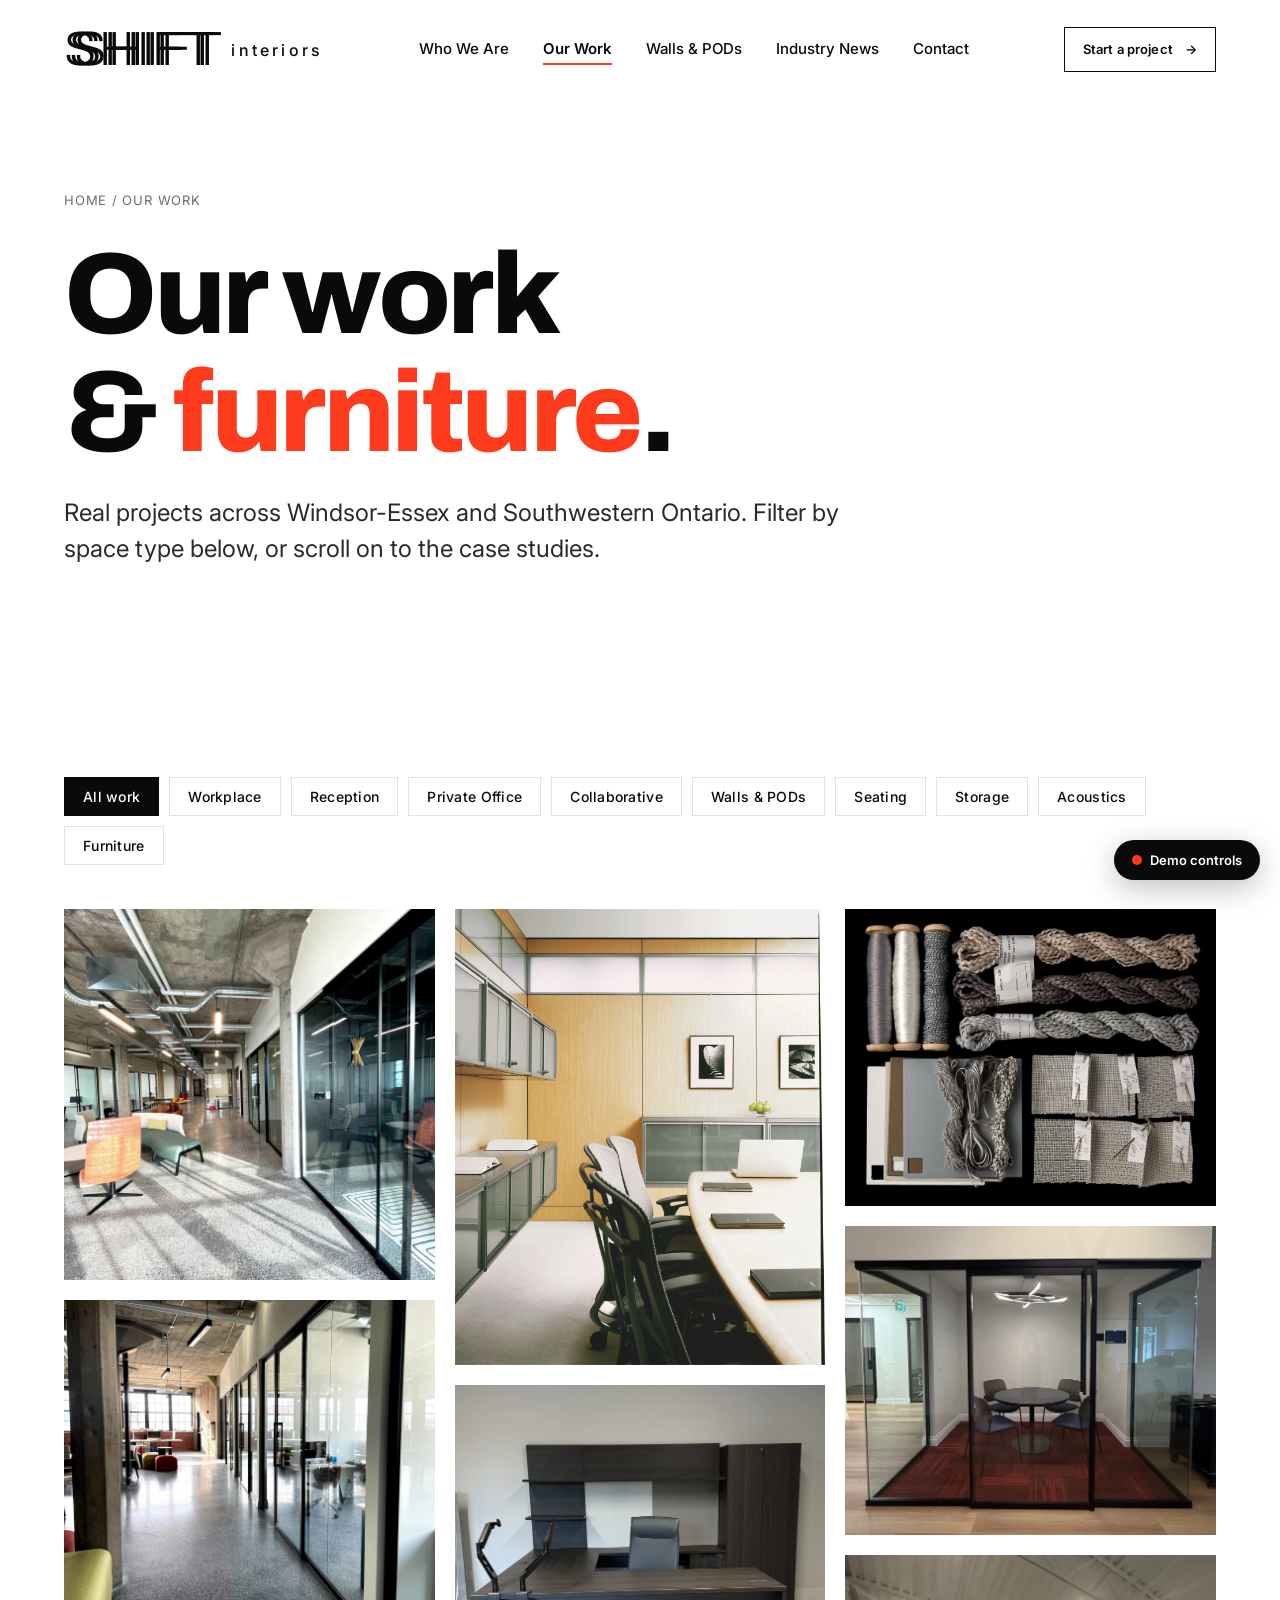
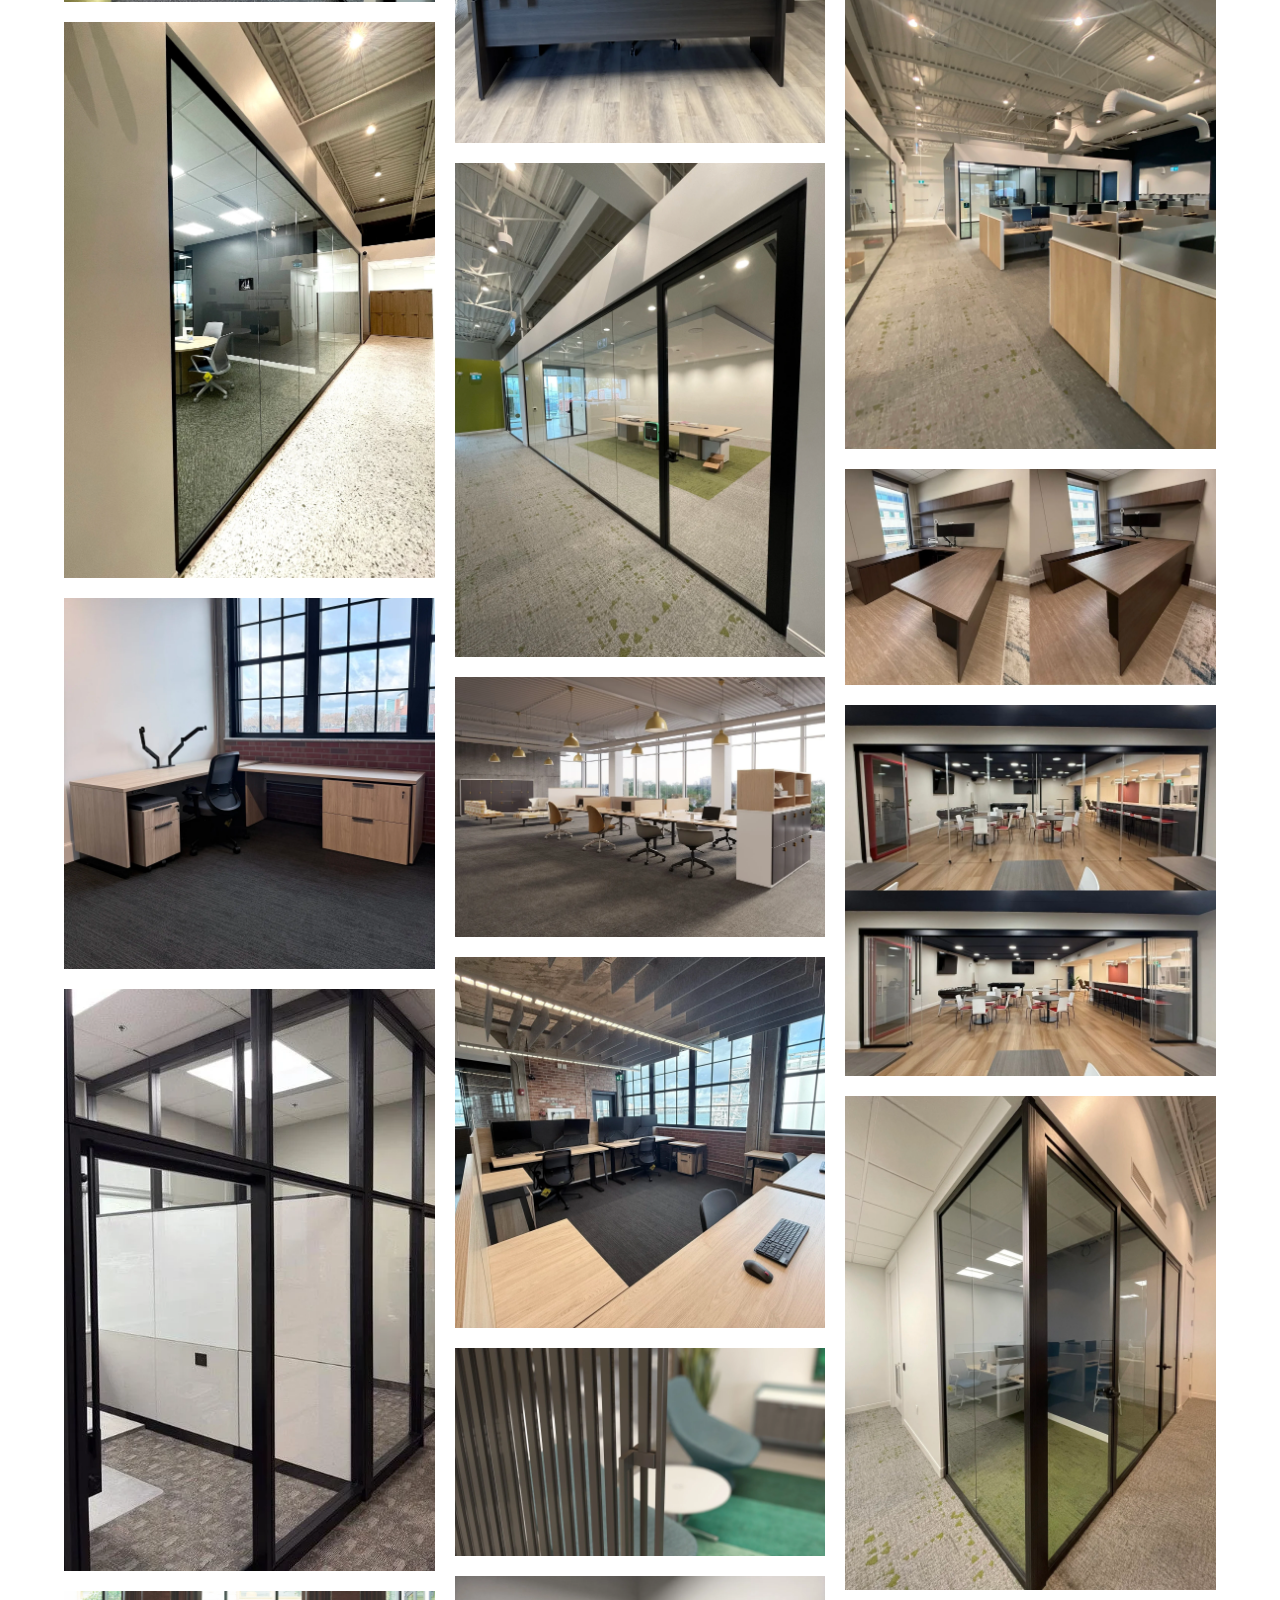
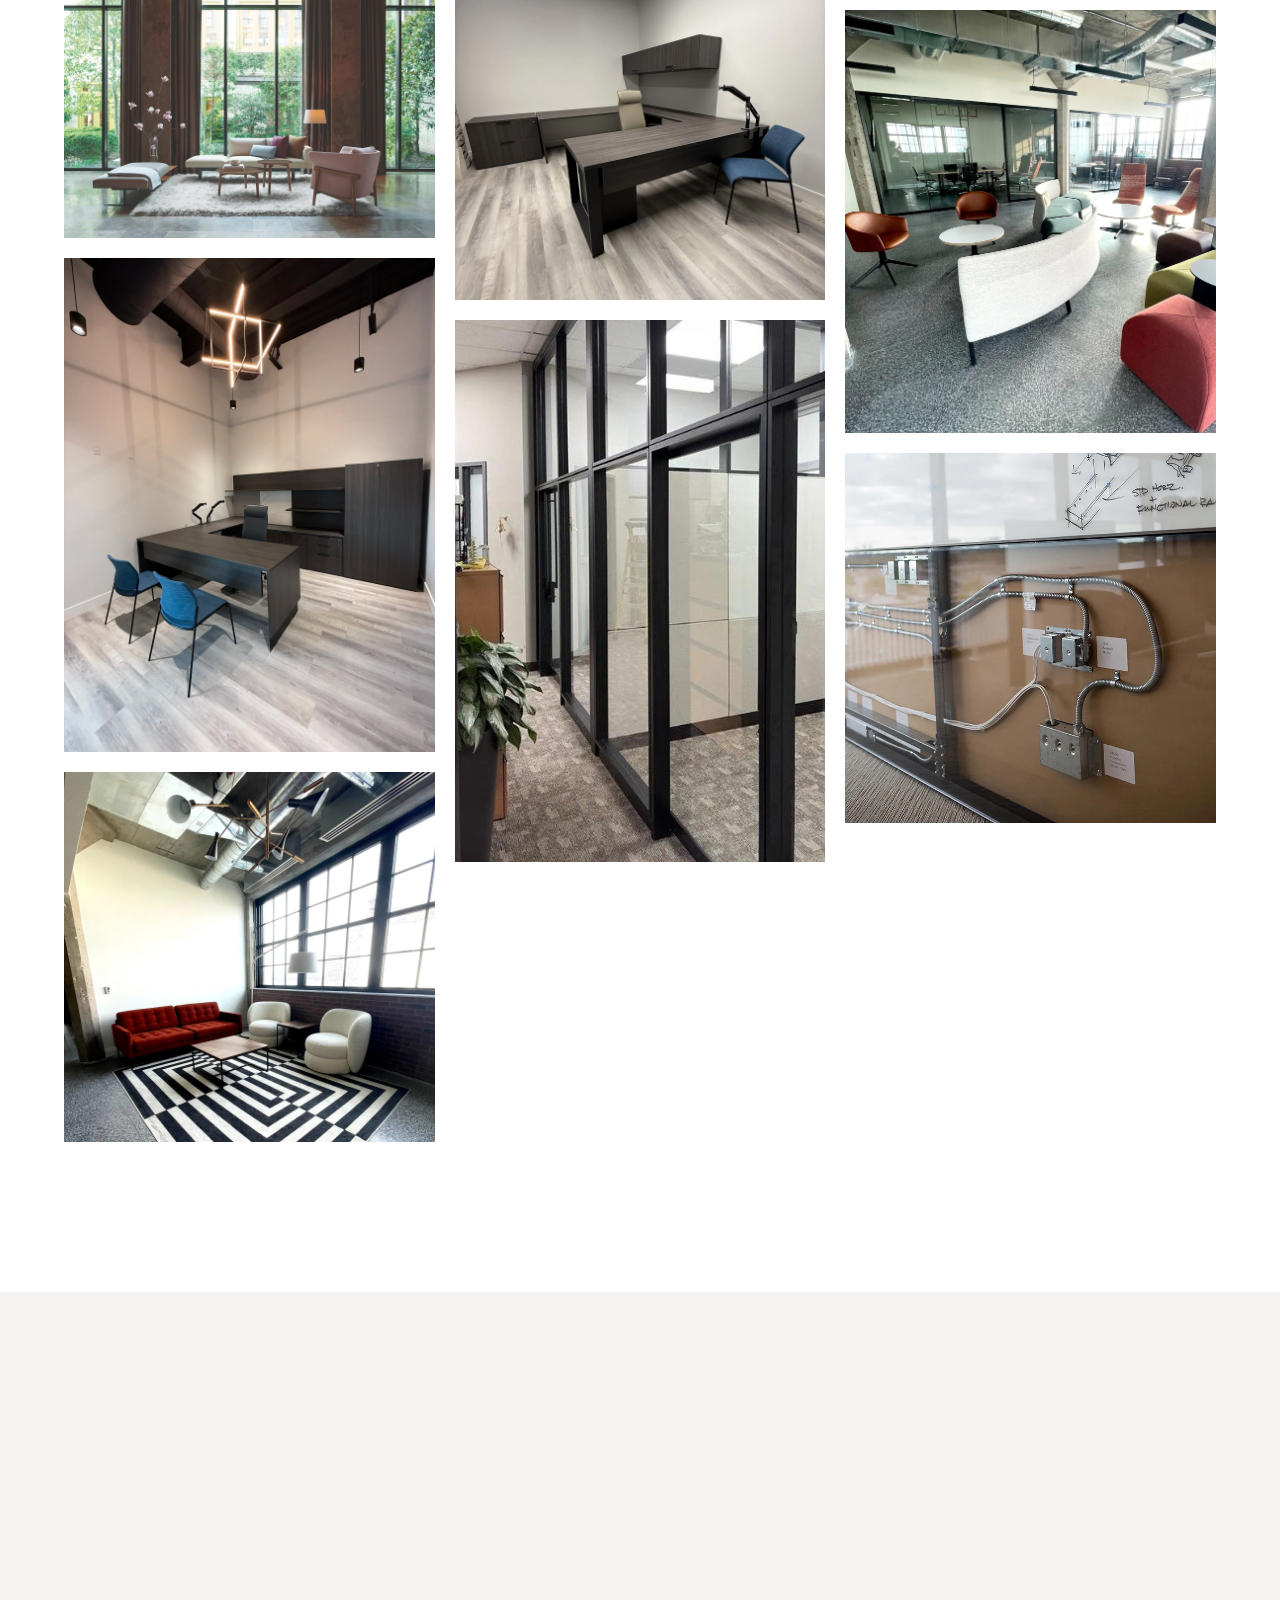
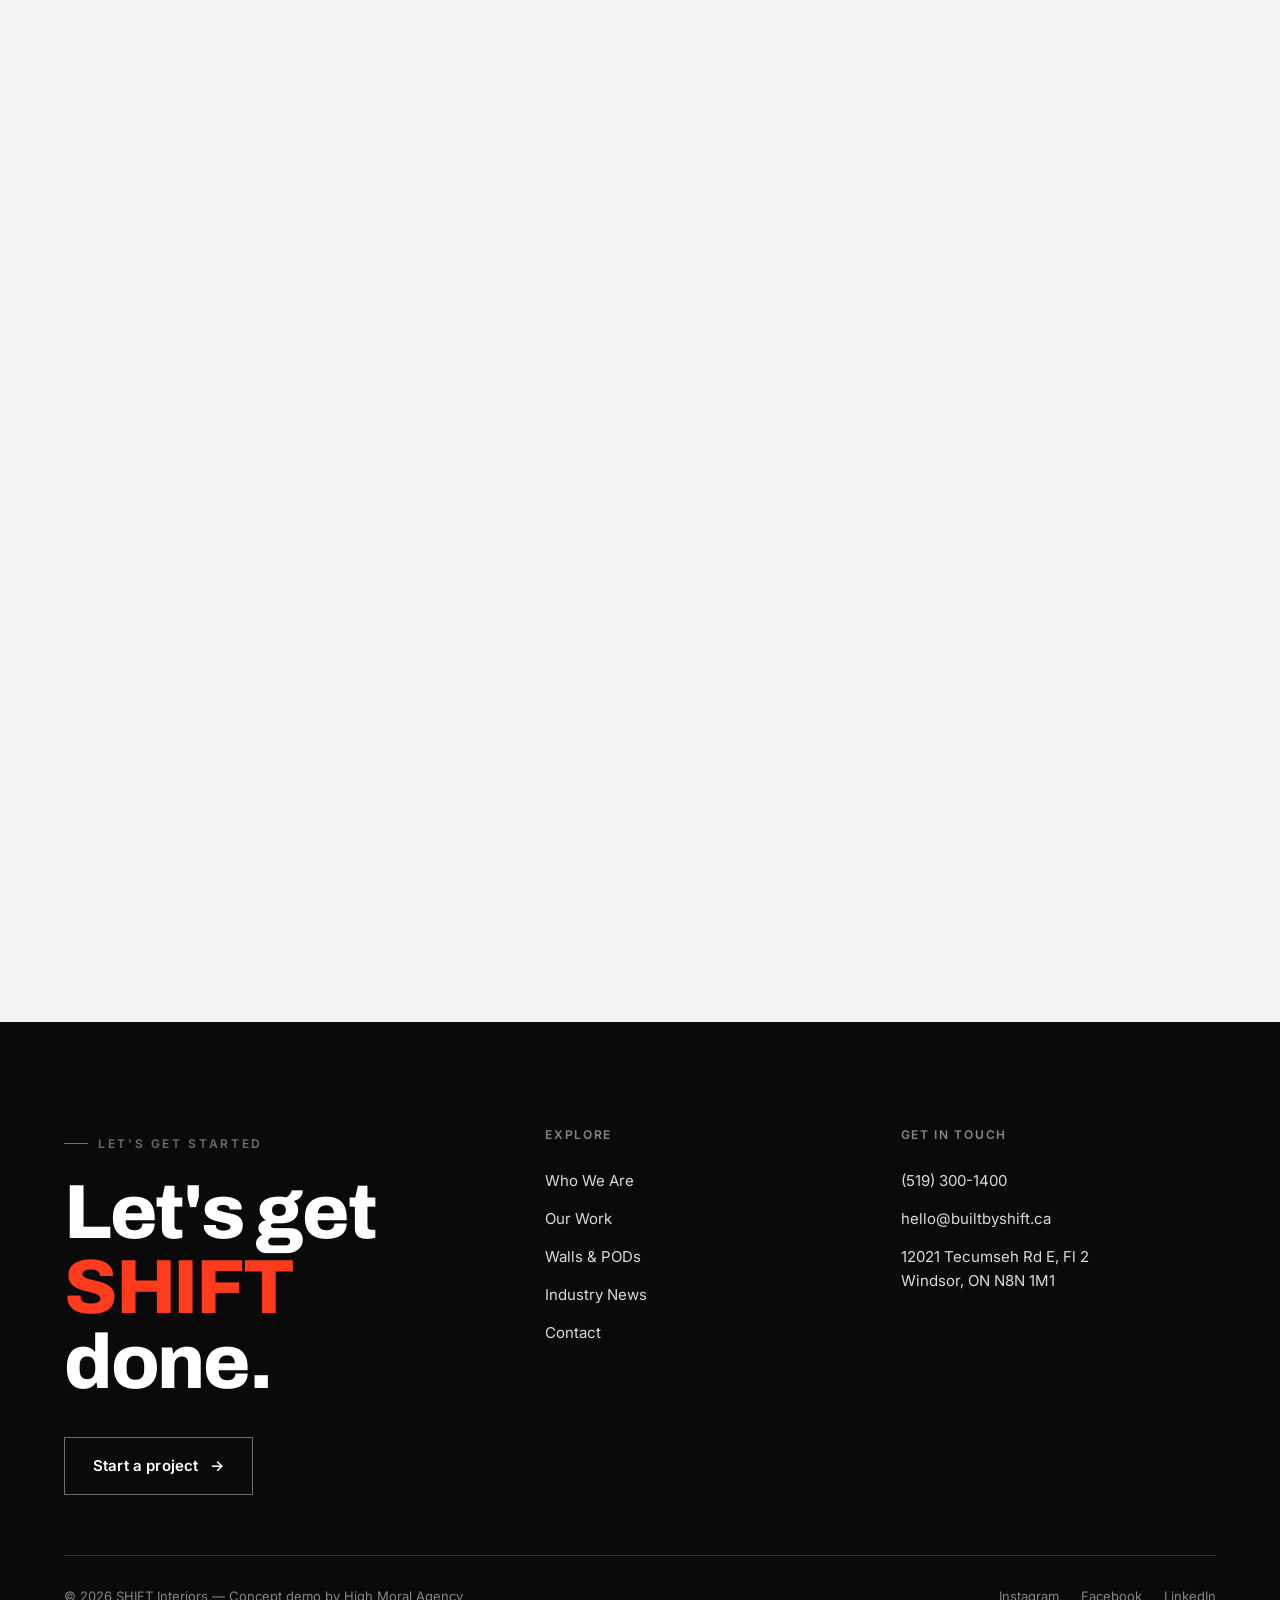
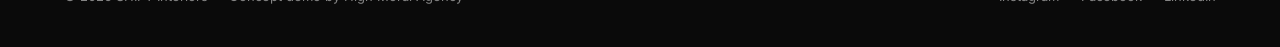
<file: our-work.html>
<!DOCTYPE html>
<html lang="en">
<head>
<meta charset="UTF-8" />
<meta name="viewport" content="width=device-width, initial-scale=1.0" />
<title>Our Work &amp; Furniture — SHIFT Interiors</title>
<meta name="description" content="A filterable portfolio of SHIFT Interiors' commercial projects and furniture — plus problem-to-solution case studies from across Windsor-Essex." />
<link rel="preconnect" href="https://fonts.googleapis.com" />
<link rel="preconnect" href="https://fonts.gstatic.com" crossorigin />
<link href="https://fonts.googleapis.com/css2?family=Archivo:wght@100..900&family=Inter:wght@400;500;600&display=swap" rel="stylesheet" />
<link rel="stylesheet" href="assets/css/style.css" />
<link rel="icon" href="data:image/svg+xml,<svg xmlns='http://www.w3.org/2000/svg' viewBox='0 0 100 100'><rect width='100' height='100' fill='%230a0a0a'/><text x='50' y='72' font-family='Arial' font-size='64' font-weight='bold' fill='white' text-anchor='middle'>S</text></svg>" />
<script defer src="assets/js/main.js"></script>
</head>
<body>

<div id="loader"><div class="shift-logo shift-logo--xl shift-logo--breathe" role="img" aria-label="SHIFT"><span class="sl-sizer" aria-hidden="true">SHIFT</span><span class="sl-layer sl-1" aria-hidden="true">SHIFT</span><span class="sl-layer sl-2" aria-hidden="true">SHIFT</span><span class="sl-layer sl-3">SHIFT</span></div><div class="loader-bar"></div></div>

<header class="site-head">
  <div class="wrap">
    <a href="index.html" class="brand" aria-label="SHIFT Interiors home"><span class="shift-logo" role="img" aria-label="SHIFT"><span class="sl-sizer" aria-hidden="true">SHIFT</span><span class="sl-layer sl-1" aria-hidden="true">SHIFT</span><span class="sl-layer sl-2" aria-hidden="true">SHIFT</span><span class="sl-layer sl-3">SHIFT</span></span><span class="brand-sub">interiors</span></a>
    <nav class="nav">
      <a href="who-we-are.html">Who We Are</a>
      <a href="our-work.html" class="active">Our Work</a>
      <a href="walls-pods.html">Walls &amp; PODs</a>
      <a href="news.html">Industry News</a>
      <a href="contact.html">Contact</a>
    </nav>
    <div class="nav-cta">
      <a href="contact.html" class="btn btn--sm"><span class="btn__label">Start a project</span><span class="btn__arrow">→</span></a>
      <button class="burger" aria-label="Menu"><span></span><span></span><span></span></button>
    </div>
  </div>
</header>

<div class="drawer">
  <a href="index.html">Home</a>
  <a href="who-we-are.html">Who We Are</a>
  <a href="our-work.html">Our Work</a>
  <a href="walls-pods.html">Walls &amp; PODs</a>
  <a href="news.html">Industry News</a>
  <a href="contact.html">Contact</a>
  <div class="drawer-meta">(519) 300-1400 · hello@builtbyshift.ca</div>
</div>

<section class="page-head">
  <div class="wrap">
    <div class="breadcrumb reveal">Home / Our Work</div>
    <h1 class="reveal">Our work<br />&amp; <span class="shiftword">furniture</span>.</h1>
    <p class="sub lead reveal" data-delay="1">Real projects across Windsor-Essex and Southwestern Ontario. Filter by space type below, or scroll on to the case studies.</p>
  </div>
</section>

<!-- Filterable gallery -->
<section class="section--tight">
  <div class="wrap">
    <div class="filter-bar reveal">
      <button class="active" data-filter="all">All work</button>
      <button data-filter="workplace">Workplace</button>
      <button data-filter="reception">Reception</button>
      <button data-filter="private-office">Private Office</button>
      <button data-filter="collaborative">Collaborative</button>
      <button data-filter="walls">Walls &amp; PODs</button>
      <button data-filter="seating">Seating</button>
      <button data-filter="storage">Storage</button>
      <button data-filter="acoustics">Acoustics</button>
      <button data-filter="furniture">Furniture</button>
    </div>

    <div class="gallery reveal">
      <div class="g-item" data-tags="workplace reception"><img src="assets/img/projects/ajsmith-1.jpg" alt="Andrew J. Smith Realty reception" /><div class="g-meta"><div class="g-tag">Reception</div><div class="g-title">Andrew J. Smith Realty</div></div></div>
      <div class="g-item" data-tags="workplace private-office"><img src="assets/img/projects/ajsmith-3.jpg" alt="Private office" /><div class="g-meta"><div class="g-tag">Private Office</div><div class="g-title">Andrew J. Smith Realty</div></div></div>
      <div class="g-item" data-tags="workplace collaborative"><img src="assets/img/projects/nfp-3.jpg" alt="Collaborative space" /><div class="g-meta"><div class="g-tag">Collaborative</div><div class="g-title">Non-Profit HQ</div></div></div>
      <div class="g-item" data-tags="workplace acoustics"><img src="assets/img/projects/bakertilly-1.jpg" alt="Baker Tilly Windsor" /><div class="g-meta"><div class="g-tag">Workplace</div><div class="g-title">Baker Tilly, Windsor</div></div></div>
      <div class="g-item" data-tags="walls workplace"><img src="assets/img/projects/chamber-walls-9.jpg" alt="Demountable walls" /><div class="g-meta"><div class="g-tag">Walls &amp; PODs</div><div class="g-title">WE Chamber of Commerce</div></div></div>
      <div class="g-item" data-tags="furniture seating"><img src="assets/img/projects/havn-chair.jpg" alt="StudioTK Havn chair" /><div class="g-meta"><div class="g-tag">Seating</div><div class="g-title">StudioTK — Havn</div></div></div>
      <div class="g-item" data-tags="workplace collaborative"><img src="assets/img/projects/office-2.jpg" alt="Open office" /><div class="g-meta"><div class="g-tag">Collaborative</div><div class="g-title">Workplace, Windsor</div></div></div>
      <div class="g-item" data-tags="workplace reception"><img src="assets/img/projects/ajsmith-5.jpg" alt="Reception detail" /><div class="g-meta"><div class="g-tag">Reception</div><div class="g-title">Andrew J. Smith Realty</div></div></div>
      <div class="g-item" data-tags="furniture storage"><img src="assets/img/projects/altos-storage.jpg" alt="Altos storage system" /><div class="g-meta"><div class="g-tag">Storage</div><div class="g-title">Teknion Altos</div></div></div>
      <div class="g-item" data-tags="workplace private-office"><img src="assets/img/projects/office-5.jpg" alt="Private office" /><div class="g-meta"><div class="g-tag">Private Office</div><div class="g-title">Workplace, Windsor</div></div></div>
      <div class="g-item" data-tags="workplace collaborative"><img src="assets/img/projects/nfp-1.jpg" alt="Non-profit office" /><div class="g-meta"><div class="g-tag">Workplace</div><div class="g-title">Non-Profit HQ</div></div></div>
      <div class="g-item" data-tags="storage furniture"><img src="assets/img/projects/lockers.jpg" alt="Lockers" /><div class="g-meta"><div class="g-tag">Storage</div><div class="g-title">Teknion Lockers</div></div></div>
      <div class="g-item" data-tags="workplace acoustics collaborative"><img src="assets/img/projects/bakertilly-2.jpg" alt="Meeting space" /><div class="g-meta"><div class="g-tag">Acoustics</div><div class="g-title">Baker Tilly, Windsor</div></div></div>
      <div class="g-item" data-tags="collaborative workplace"><img src="assets/img/projects/conference.jpg" alt="Conference room" /><div class="g-meta"><div class="g-tag">Collaborative</div><div class="g-title">Boardroom detail</div></div></div>
      <div class="g-item" data-tags="workplace reception"><img src="assets/img/projects/office-3.jpg" alt="Reception area" /><div class="g-meta"><div class="g-tag">Reception</div><div class="g-title">Workplace, Windsor</div></div></div>
      <div class="g-item" data-tags="walls workplace"><img src="assets/img/projects/chamber-walls-7.jpg" alt="Glazed walls" /><div class="g-meta"><div class="g-tag">Walls &amp; PODs</div><div class="g-title">WE Chamber of Commerce</div></div></div>
      <div class="g-item" data-tags="furniture"><img src="assets/img/projects/luum-detail.jpg" alt="LUUM textiles" /><div class="g-meta"><div class="g-tag">Furniture</div><div class="g-title">LUUM Textiles</div></div></div>
      <div class="g-item" data-tags="workplace storage"><img src="assets/img/projects/office-8.jpg" alt="Storage wall" /><div class="g-meta"><div class="g-tag">Storage</div><div class="g-title">Workplace, Windsor</div></div></div>
      <div class="g-item" data-tags="workplace private-office"><img src="assets/img/projects/nfp-5.jpg" alt="Private office" /><div class="g-meta"><div class="g-tag">Private Office</div><div class="g-title">Non-Profit HQ</div></div></div>
      <div class="g-item" data-tags="workplace seating collaborative"><img src="assets/img/projects/office-14.jpg" alt="Lounge seating" /><div class="g-meta"><div class="g-tag">Seating</div><div class="g-title">Workplace, Windsor</div></div></div>
      <div class="g-item" data-tags="workplace collaborative"><img src="assets/img/projects/office-12.jpg" alt="Collaborative zone" /><div class="g-meta"><div class="g-tag">Collaborative</div><div class="g-title">Workplace, Windsor</div></div></div>
      <div class="g-item" data-tags="workplace storage"><img src="assets/img/projects/nfp-4.jpg" alt="Office storage" /><div class="g-meta"><div class="g-tag">Storage</div><div class="g-title">Non-Profit HQ</div></div></div>
      <div class="g-item" data-tags="workplace collaborative"><img src="assets/img/projects/ajsmith-4.jpg" alt="Collaborative area" /><div class="g-meta"><div class="g-tag">Collaborative</div><div class="g-title">Andrew J. Smith Realty</div></div></div>
      <div class="g-item" data-tags="workplace"><img src="assets/img/projects/tech-detail.jpg" alt="Technology integration" /><div class="g-meta"><div class="g-tag">Workplace</div><div class="g-title">Technology detail</div></div></div>
    </div>
    <p class="muted reveal" style="font-size:13px; margin-top:26px;">On Squarespace this multi-tag filtering is delivered with a filter plugin (e.g. PresentyBox / SquareKicker) — shown here fully working.</p>
  </div>
</section>

<!-- Case studies -->
<section class="section bg-2">
  <div class="wrap">
    <div class="eyebrow reveal" style="margin-bottom:16px;">Case studies</div>
    <h2 class="h-sec reveal" style="margin-bottom:20px;">Problem, meet solution.</h2>
    <p class="muted maxw-60 reveal" style="margin-bottom:20px;">A closer look at how we approached a few recent projects — the brief, the constraints, and what we delivered.</p>

    <div class="case reveal">
      <div class="case__media hoverframe"><img src="assets/img/projects/ajsmith-1.jpg" alt="Andrew J. Smith Realty" /></div>
      <div>
        <div class="kicker-row"><span class="idx">01</span><span class="chip">Professional services</span></div>
        <h3>Andrew J. Smith Realty</h3>
        <div class="ps">
          <div class="ps-block"><div class="ps-label">Problem</div><p>A growing realty office needed a client-facing space that felt as polished as the brand — without losing the room agents needed to actually work.</p></div>
          <div class="ps-block ps-block--sol"><div class="ps-label">Solution</div><p>A confident reception moment, a mix of private offices and open collaboration, and one consistent material palette tying it all together — specified, supplied and installed by SHIFT.</p></div>
        </div>
      </div>
    </div>

    <div class="case case--rev reveal">
      <div class="case__media hoverframe"><img src="assets/img/projects/bakertilly-1.jpg" alt="Baker Tilly Windsor" /></div>
      <div>
        <div class="kicker-row"><span class="idx">02</span><span class="chip">Corporate</span></div>
        <h3>Baker Tilly, Windsor</h3>
        <div class="ps">
          <div class="ps-block"><div class="ps-label">Problem</div><p>A professional-services firm needed focus space for heads-down work alongside comfortable rooms for client meetings — in an open floorplate prone to noise.</p></div>
          <div class="ps-block ps-block--sol"><div class="ps-label">Solution</div><p>Teknion systems zoned for privacy, acoustic treatment where it counted, and hospitality-grade meeting areas that make clients feel looked after.</p></div>
        </div>
      </div>
    </div>

    <div class="case reveal">
      <div class="case__media hoverframe"><img src="assets/img/projects/chamber-walls-9.jpg" alt="Windsor-Essex Chamber of Commerce walls" /></div>
      <div>
        <div class="kicker-row"><span class="idx">03</span><span class="chip">Walls &amp; PODs</span></div>
        <h3>Windsor-Essex Regional Chamber of Commerce</h3>
        <div class="ps">
          <div class="ps-block"><div class="ps-label">Problem</div><p>The Chamber needed enclosed offices and meeting rooms carved out of an open space — but wanted to avoid the cost, downtime and permanence of drywall construction.</p></div>
          <div class="ps-block ps-block--sol"><div class="ps-label">Solution</div><p>Double-glazed demountable walls delivered daylight, acoustic separation and a premium finish — reconfigurable and reusable if the layout ever needs to shift.</p></div>
        </div>
      </div>
    </div>

    <div class="case case--rev reveal">
      <div class="case__media hoverframe"><img src="assets/img/projects/nfp-3.jpg" alt="Non-profit HQ" /></div>
      <div>
        <div class="kicker-row"><span class="idx">04</span><span class="chip">Non-profit</span></div>
        <h3>Regional Non-Profit HQ</h3>
        <div class="ps">
          <div class="ps-block"><div class="ps-label">Problem</div><p>A mission-driven organization needed a warm, welcoming headquarters on a careful budget — flexible enough for staff, volunteers and community events.</p></div>
          <div class="ps-block ps-block--sol"><div class="ps-label">Solution</div><p>Durable, good-value furniture in an inviting palette, with collaborative zones that reconfigure easily for meetings, training and gatherings.</p></div>
        </div>
      </div>
    </div>

    <p class="muted reveal" style="font-size:13px; margin-top:26px;">Case-study narratives are illustrative demo copy — to be confirmed and expanded with SHIFT (scope allows up to five).</p>
  </div>
</section>

<footer class="site-foot">
  <div class="wrap">
    <div class="foot-top">
      <div class="foot-cta">
        <div class="eyebrow" style="margin-bottom:22px;">Let's get started</div>
        <h2>Let's get<br /><span class="accent">SHIFT</span> done.</h2>
        <a href="contact.html" class="btn btn--ghost-light mt-l" style="margin-top:36px;"><span class="btn__label">Start a project</span><span class="btn__arrow">→</span></a>
      </div>
      <div class="foot-col"><h5>Explore</h5><a href="who-we-are.html">Who We Are</a><a href="our-work.html">Our Work</a><a href="walls-pods.html">Walls &amp; PODs</a><a href="news.html">Industry News</a><a href="contact.html">Contact</a></div>
      <div class="foot-col"><h5>Get in touch</h5><a href="tel:15193001400">(519) 300-1400</a><a href="mailto:hello@builtbyshift.ca">hello@builtbyshift.ca</a><a href="https://maps.google.com/?q=12021+Tecumseh+Rd+E,+Windsor,+ON" target="_blank" rel="noopener">12021 Tecumseh Rd E, Fl 2<br />Windsor, ON N8N 1M1</a></div>
    </div>
    <div class="foot-bottom">
      <div>© 2026 SHIFT Interiors — Concept demo by High Moral Agency</div>
      <div class="socials"><a href="https://instagram.com/builtbyshift" target="_blank" rel="noopener">Instagram</a><a href="https://facebook.com/builtbyshift" target="_blank" rel="noopener">Facebook</a><a href="https://www.linkedin.com/company/shiftinteriors" target="_blank" rel="noopener">LinkedIn</a></div>
    </div>
  </div>
</footer>

<div class="demo-dock">
  <div class="demo-panel">
    <div class="dp-title">Interactive concept — try it</div>
    <div class="dp-label">Accent colour (used ~10–15%)</div>
    <div class="swatches">
      <span class="swatch active" data-accent="signal" style="background:#ff3b1d" title="Signal"></span>
      <span class="swatch" data-accent="cobalt" style="background:#2340ff" title="Cobalt"></span>
      <span class="swatch" data-accent="forest" style="background:#1f7a4d" title="Forest"></span>
      <span class="swatch" data-accent="amber" style="background:#e8a317" title="Amber"></span>
      <span class="swatch" data-accent="grey" style="background:#8a8a8a" title="Cool grey"></span>
    </div>
    <p style="font-size:12px; color:rgba(255,255,255,0.5); margin:14px 0 0;">This panel is a demo tool, not a site feature — it shows how the black-and-white system carries any accent.</p>
  </div>
  <button class="demo-toggle"><span class="dot"></span> Demo controls</button>
</div>

</body>
</html>
</file>
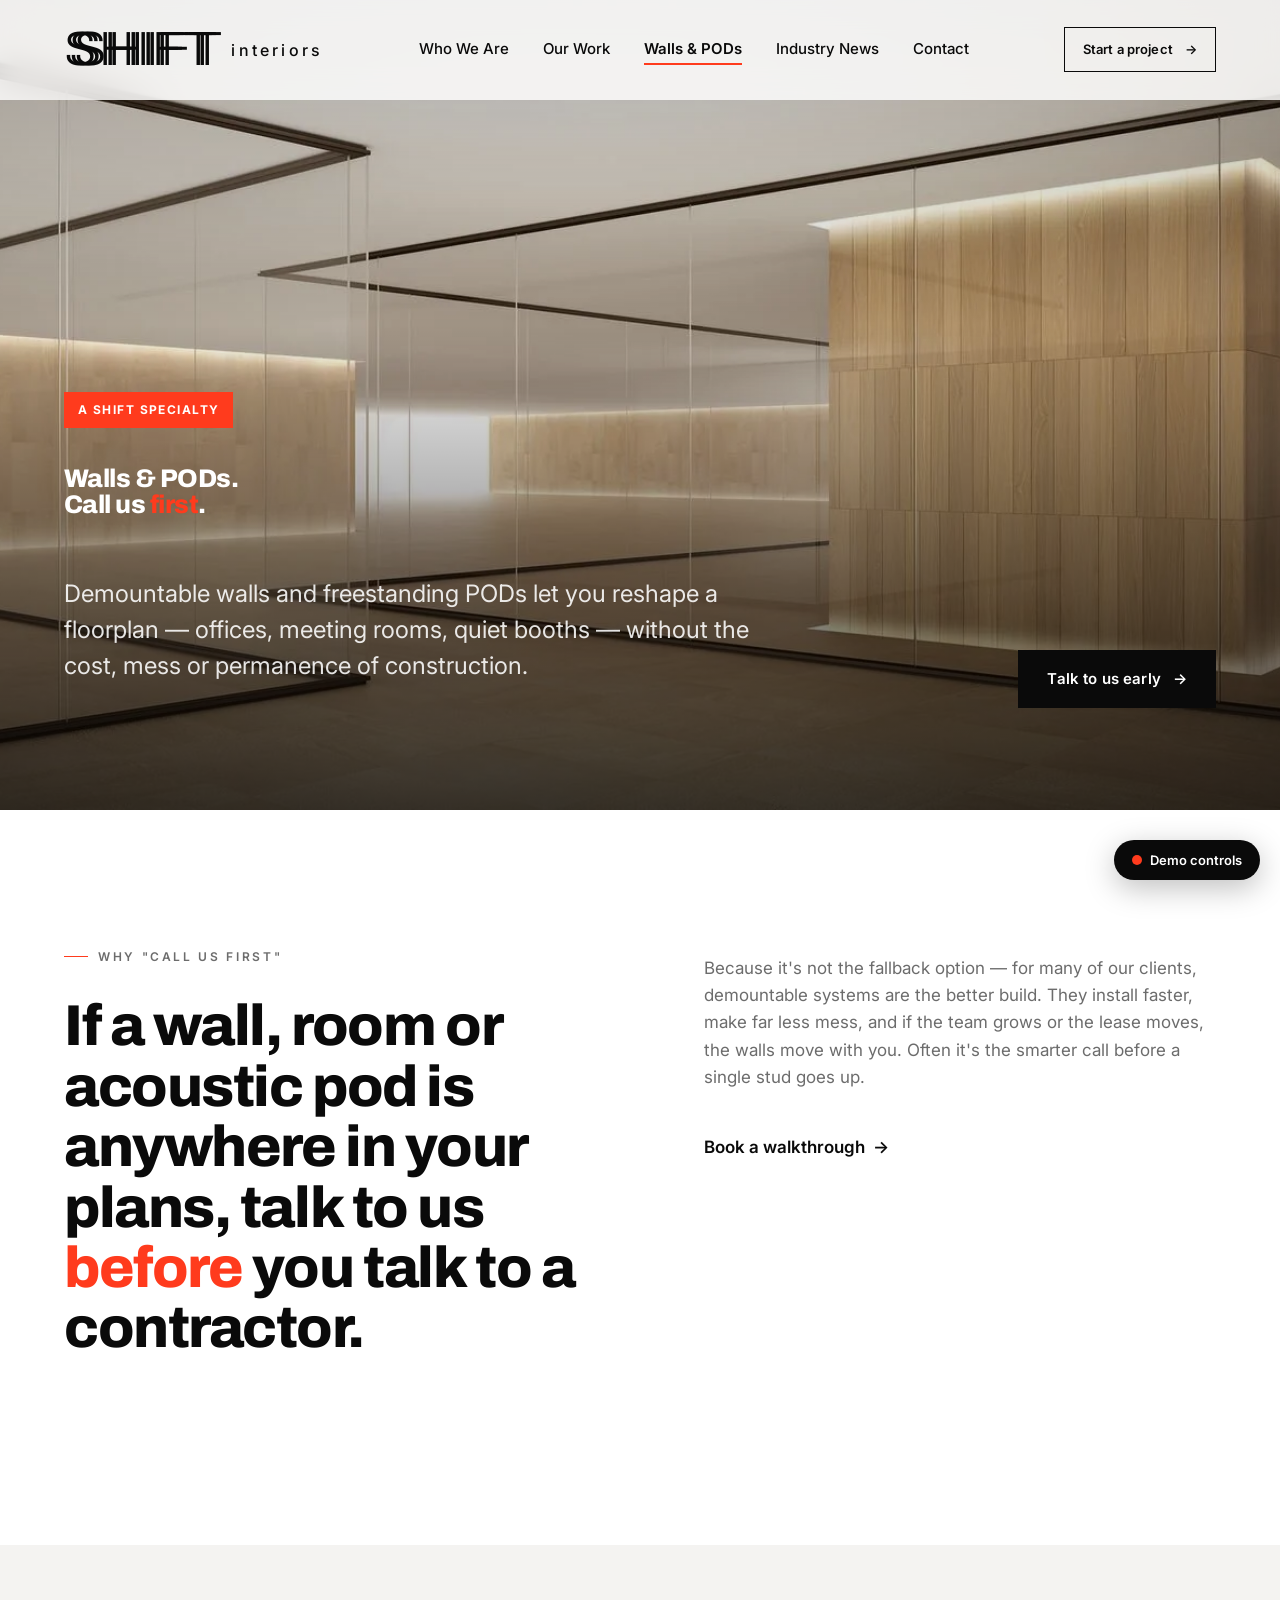
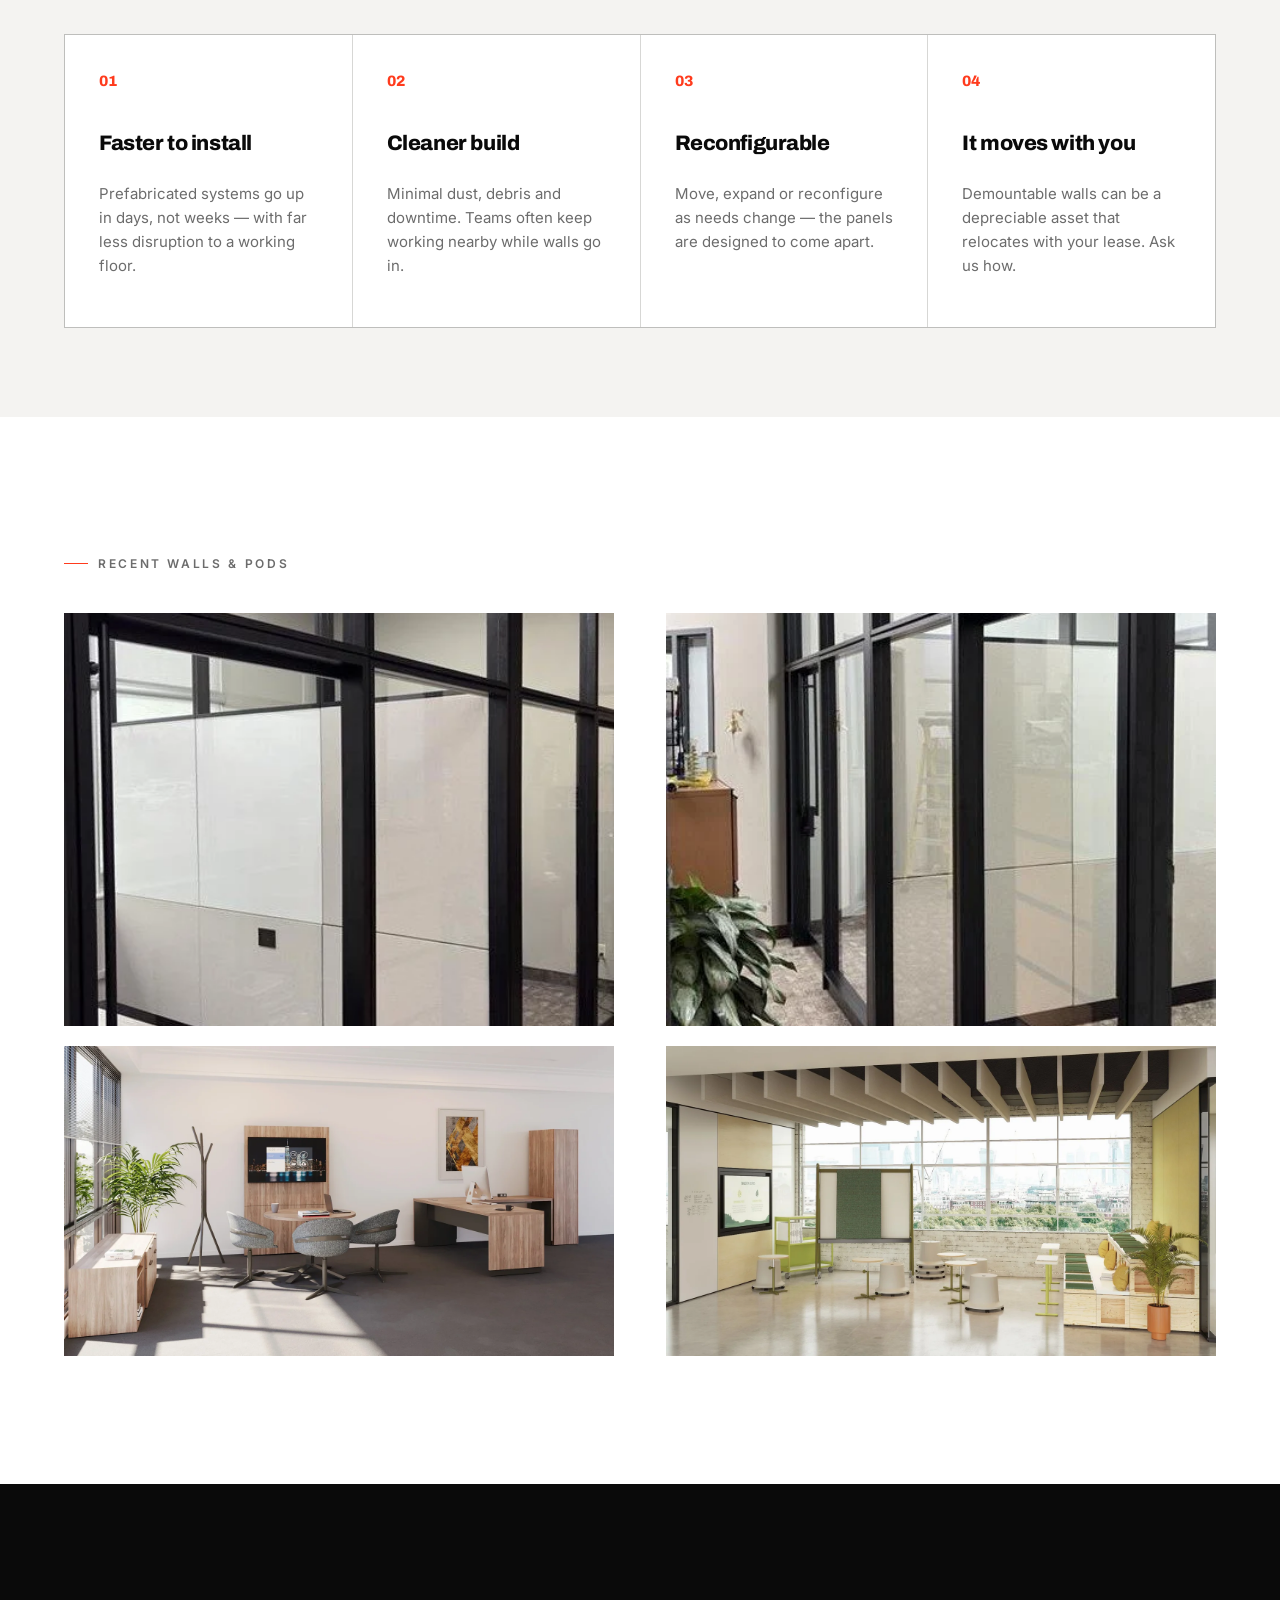
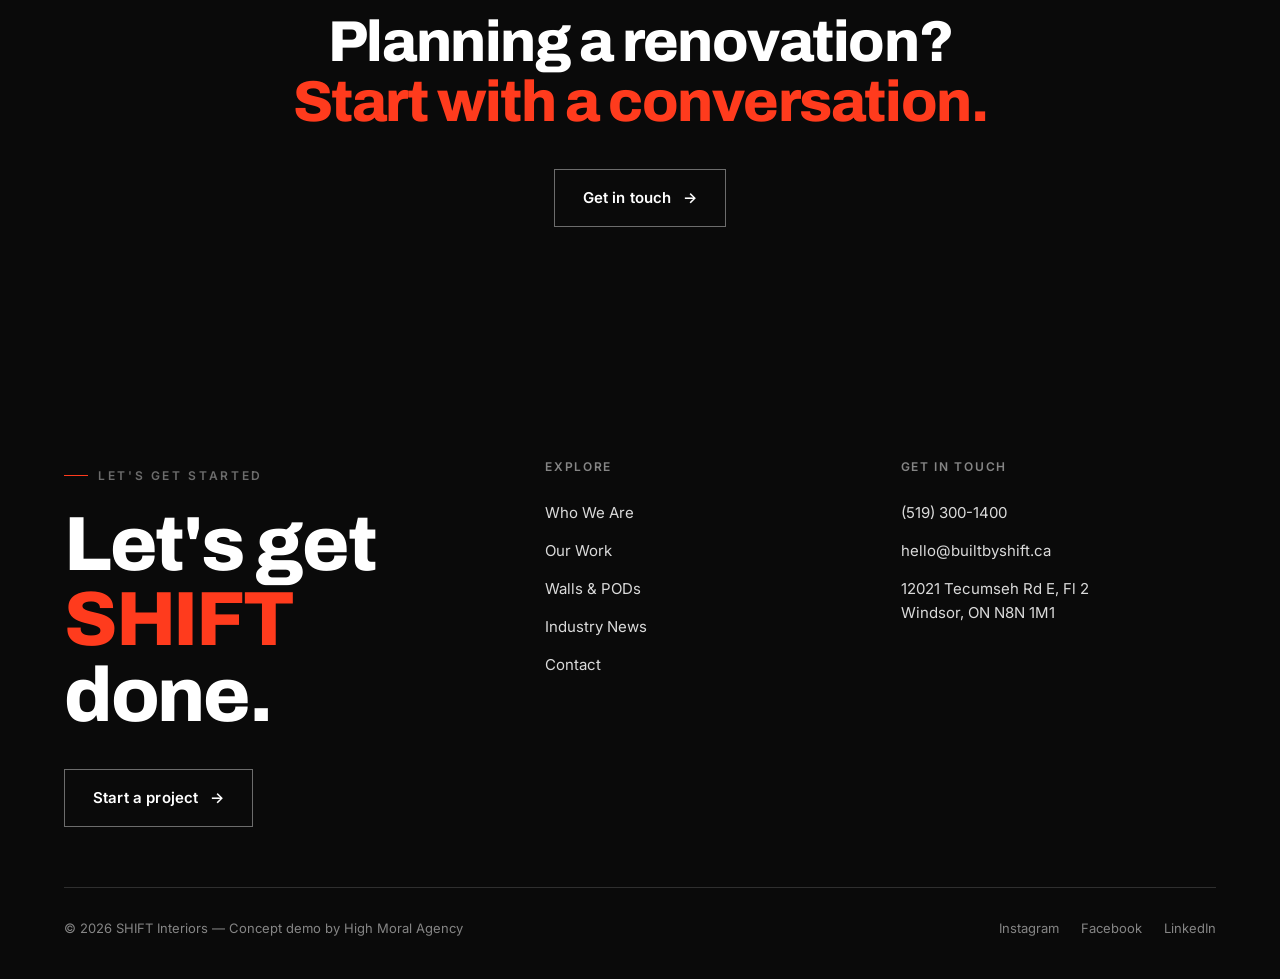
<file: walls-pods.html>
<!DOCTYPE html>
<html lang="en">
<head>
<meta charset="UTF-8" />
<meta name="viewport" content="width=device-width, initial-scale=1.0" />
<title>Walls &amp; PODs — SHIFT Interiors</title>
<meta name="description" content="Demountable architectural walls and freestanding PODs from SHIFT Interiors — reconfigurable, reusable, and a signature part of what we do. Call us first." />
<link rel="preconnect" href="https://fonts.googleapis.com" />
<link rel="preconnect" href="https://fonts.gstatic.com" crossorigin />
<link href="https://fonts.googleapis.com/css2?family=Archivo:wght@100..900&family=Inter:wght@400;500;600&display=swap" rel="stylesheet" />
<link rel="stylesheet" href="assets/css/style.css" />
<link rel="icon" href="data:image/svg+xml,<svg xmlns='http://www.w3.org/2000/svg' viewBox='0 0 100 100'><rect width='100' height='100' fill='%230a0a0a'/><text x='50' y='72' font-family='Arial' font-size='64' font-weight='bold' fill='white' text-anchor='middle'>S</text></svg>" />
<script defer src="assets/js/main.js"></script>
</head>
<body>

<div id="loader"><div class="shift-logo shift-logo--xl shift-logo--breathe" role="img" aria-label="SHIFT"><span class="sl-sizer" aria-hidden="true">SHIFT</span><span class="sl-layer sl-1" aria-hidden="true">SHIFT</span><span class="sl-layer sl-2" aria-hidden="true">SHIFT</span><span class="sl-layer sl-3">SHIFT</span></div><div class="loader-bar"></div></div>

<header class="site-head">
  <div class="wrap">
    <a href="index.html" class="brand" aria-label="SHIFT Interiors home"><span class="shift-logo" role="img" aria-label="SHIFT"><span class="sl-sizer" aria-hidden="true">SHIFT</span><span class="sl-layer sl-1" aria-hidden="true">SHIFT</span><span class="sl-layer sl-2" aria-hidden="true">SHIFT</span><span class="sl-layer sl-3">SHIFT</span></span><span class="brand-sub">interiors</span></a>
    <nav class="nav">
      <a href="who-we-are.html">Who We Are</a>
      <a href="our-work.html">Our Work</a>
      <a href="walls-pods.html" class="active">Walls &amp; PODs</a>
      <a href="news.html">Industry News</a>
      <a href="contact.html">Contact</a>
    </nav>
    <div class="nav-cta">
      <a href="contact.html" class="btn btn--sm"><span class="btn__label">Start a project</span><span class="btn__arrow">→</span></a>
      <button class="burger" aria-label="Menu"><span></span><span></span><span></span></button>
    </div>
  </div>
</header>

<div class="drawer">
  <a href="index.html">Home</a>
  <a href="who-we-are.html">Who We Are</a>
  <a href="our-work.html">Our Work</a>
  <a href="walls-pods.html">Walls &amp; PODs</a>
  <a href="news.html">Industry News</a>
  <a href="contact.html">Contact</a>
  <div class="drawer-meta">(519) 300-1400 · hello@builtbyshift.ca</div>
</div>

<!-- Hero -->
<section class="hero" style="min-height:90vh;">
  <div class="hero__media"><img src="assets/img/feature/walls-hero.jpg" alt="Double-glazed demountable walls" /></div>
  <div class="hero__inner">
    <div class="wrap">
      <span class="wp-badge">A SHIFT specialty</span>
      <h1 class="mt-s">Walls &amp; PODs.<br />Call us <span class="shiftword">first</span>.</h1>
      <div class="hero__row">
        <p class="hero__desc lead">Demountable walls and freestanding PODs let you reshape a floorplan — offices, meeting rooms, quiet booths — without the cost, mess or permanence of construction.</p>
        <a href="contact.html" class="btn btn--solid"><span class="btn__label">Talk to us early</span><span class="btn__arrow">→</span></a>
      </div>
    </div>
  </div>
</section>

<!-- Why call first -->
<section class="section">
  <div class="wrap">
    <div class="intro-grid">
      <div class="reveal">
        <div class="eyebrow">Why "call us first"</div>
        <p class="big-quote mt-m">If a wall, room or acoustic pod is anywhere in your plans, talk to us <span class="accent">before</span> you talk to a contractor.</p>
      </div>
      <div class="reveal" data-delay="1">
        <p class="muted">Because it's not the fallback option — for many of our clients, demountable systems are the better build. They install faster, make far less mess, and if the team grows or the lease moves, the walls move with you. Often it's the smarter call before a single stud goes up.</p>
        <a href="contact.html" class="tlink mt-m" style="margin-top:26px;">Book a walkthrough <span class="arw">→</span></a>
      </div>
    </div>
  </div>
</section>

<!-- Benefits -->
<section class="section--tight bg-2">
  <div class="wrap">
    <div class="steps reveal">
      <div class="step"><div class="step-num">01</div><h4>Faster to install</h4><p>Prefabricated systems go up in days, not weeks — with far less disruption to a working floor.</p></div>
      <div class="step"><div class="step-num">02</div><h4>Cleaner build</h4><p>Minimal dust, debris and downtime. Teams often keep working nearby while walls go in.</p></div>
      <div class="step"><div class="step-num">03</div><h4>Reconfigurable</h4><p>Move, expand or reconfigure as needs change — the panels are designed to come apart.</p></div>
      <div class="step"><div class="step-num">04</div><h4>It moves with you</h4><p>Demountable walls can be a depreciable asset that relocates with your lease. Ask us how.</p></div>
    </div>
  </div>
</section>

<!-- Gallery split -->
<section class="section">
  <div class="wrap">
    <div class="eyebrow reveal" style="margin-bottom:40px;">Recent Walls &amp; PODs</div>
    <div class="split-2">
      <div class="hoverframe reveal" style="aspect-ratio:4/3; overflow:hidden;"><img src="assets/img/projects/chamber-walls-9.jpg" alt="Glazed demountable walls" style="width:100%;height:100%;object-fit:cover;" /></div>
      <div class="hoverframe reveal" data-delay="1" style="aspect-ratio:4/3; overflow:hidden;"><img src="assets/img/projects/chamber-walls-7.jpg" alt="Demountable office walls" style="width:100%;height:100%;object-fit:cover;" /></div>
    </div>
    <div class="split-2 mt-m" style="margin-top:20px;">
      <div class="hoverframe reveal" style="aspect-ratio:16/9; overflow:hidden;"><img src="assets/img/feature/mediawall.jpg" alt="Casegoods media wall" style="width:100%;height:100%;object-fit:cover;" /></div>
      <div class="hoverframe reveal" data-delay="1" style="aspect-ratio:16/9; overflow:hidden;"><img src="assets/img/feature/breakout.jpg" alt="Breakout space" style="width:100%;height:100%;object-fit:cover;" /></div>
    </div>
  </div>
</section>

<!-- CTA band -->
<section class="section bg-ink">
  <div class="wrap center">
    <p class="big-quote reveal" style="color:#fff; max-width:20ch; margin:0 auto;">Planning a renovation? <span class="accent">Start with a conversation.</span></p>
    <a href="contact.html" class="btn btn--ghost-light reveal mt-l" data-delay="1" style="margin-top:36px;"><span class="btn__label">Get in touch</span><span class="btn__arrow">→</span></a>
  </div>
</section>

<footer class="site-foot">
  <div class="wrap">
    <div class="foot-top">
      <div class="foot-cta">
        <div class="eyebrow" style="margin-bottom:22px;">Let's get started</div>
        <h2>Let's get<br /><span class="accent">SHIFT</span> done.</h2>
        <a href="contact.html" class="btn btn--ghost-light mt-l" style="margin-top:36px;"><span class="btn__label">Start a project</span><span class="btn__arrow">→</span></a>
      </div>
      <div class="foot-col"><h5>Explore</h5><a href="who-we-are.html">Who We Are</a><a href="our-work.html">Our Work</a><a href="walls-pods.html">Walls &amp; PODs</a><a href="news.html">Industry News</a><a href="contact.html">Contact</a></div>
      <div class="foot-col"><h5>Get in touch</h5><a href="tel:15193001400">(519) 300-1400</a><a href="mailto:hello@builtbyshift.ca">hello@builtbyshift.ca</a><a href="https://maps.google.com/?q=12021+Tecumseh+Rd+E,+Windsor,+ON" target="_blank" rel="noopener">12021 Tecumseh Rd E, Fl 2<br />Windsor, ON N8N 1M1</a></div>
    </div>
    <div class="foot-bottom">
      <div>© 2026 SHIFT Interiors — Concept demo by High Moral Agency</div>
      <div class="socials"><a href="https://instagram.com/builtbyshift" target="_blank" rel="noopener">Instagram</a><a href="https://facebook.com/builtbyshift" target="_blank" rel="noopener">Facebook</a><a href="https://www.linkedin.com/company/shiftinteriors" target="_blank" rel="noopener">LinkedIn</a></div>
    </div>
  </div>
</footer>

<div class="demo-dock">
  <div class="demo-panel">
    <div class="dp-title">Interactive concept — try it</div>
    <div class="dp-label">Accent colour (used ~10–15%)</div>
    <div class="swatches">
      <span class="swatch active" data-accent="signal" style="background:#ff3b1d" title="Signal"></span>
      <span class="swatch" data-accent="cobalt" style="background:#2340ff" title="Cobalt"></span>
      <span class="swatch" data-accent="forest" style="background:#1f7a4d" title="Forest"></span>
      <span class="swatch" data-accent="amber" style="background:#e8a317" title="Amber"></span>
      <span class="swatch" data-accent="grey" style="background:#8a8a8a" title="Cool grey"></span>
    </div>
    <p style="font-size:12px; color:rgba(255,255,255,0.5); margin:14px 0 0;">This panel is a demo tool, not a site feature — it shows how the black-and-white system carries any accent.</p>
  </div>
  <button class="demo-toggle"><span class="dot"></span> Demo controls</button>
</div>

</body>
</html>
</file>
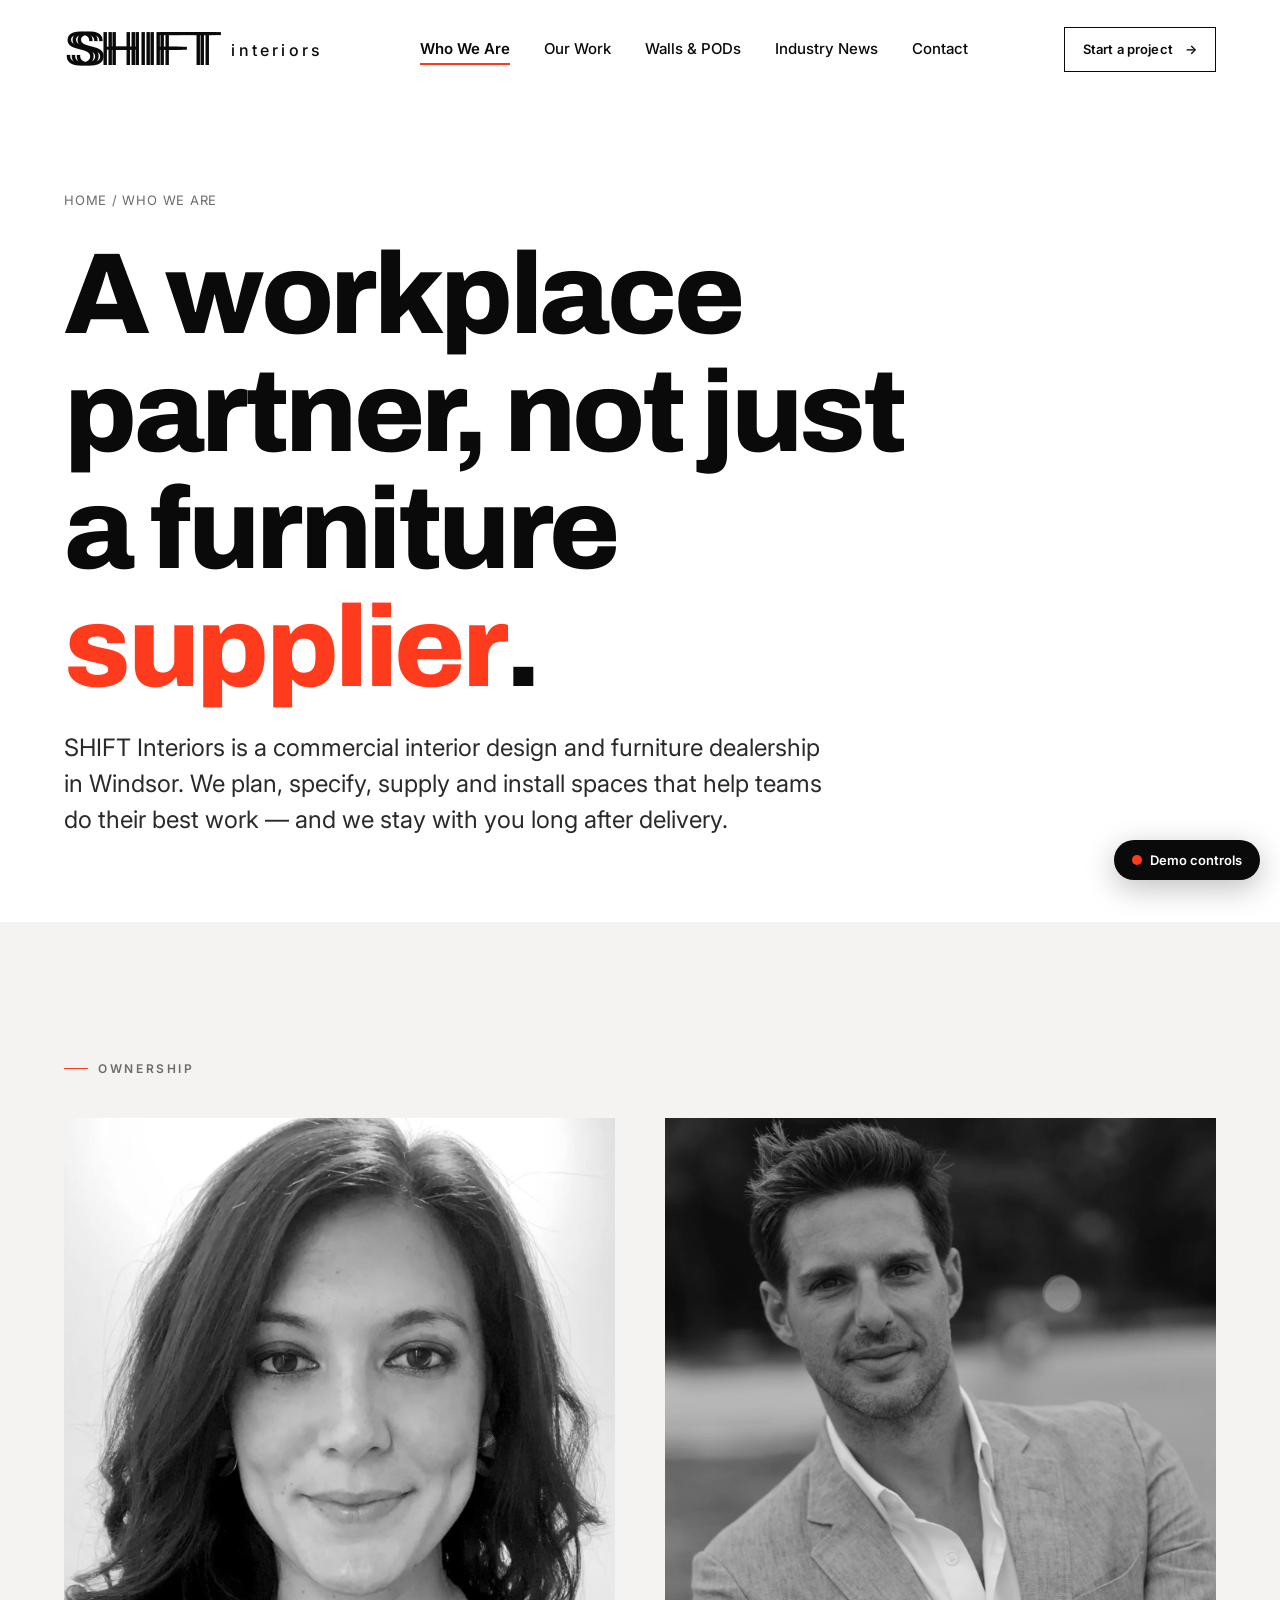
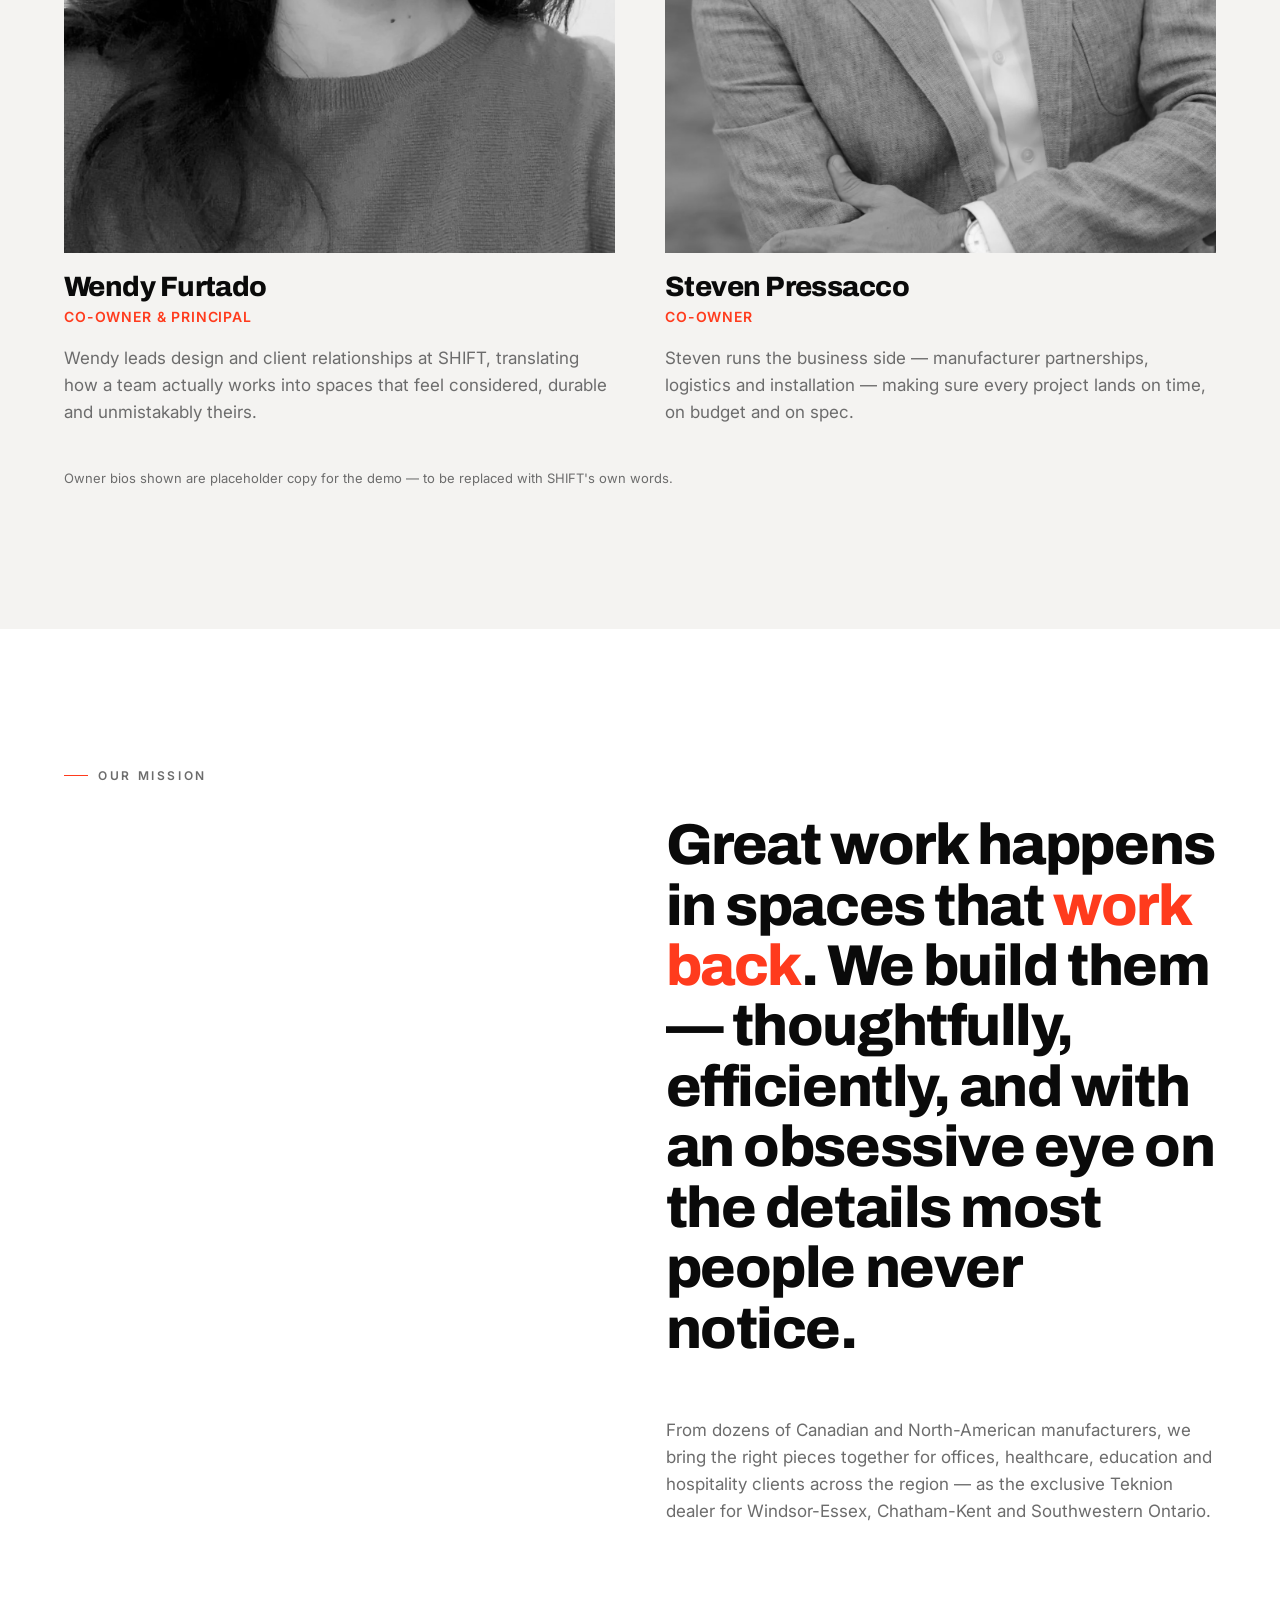
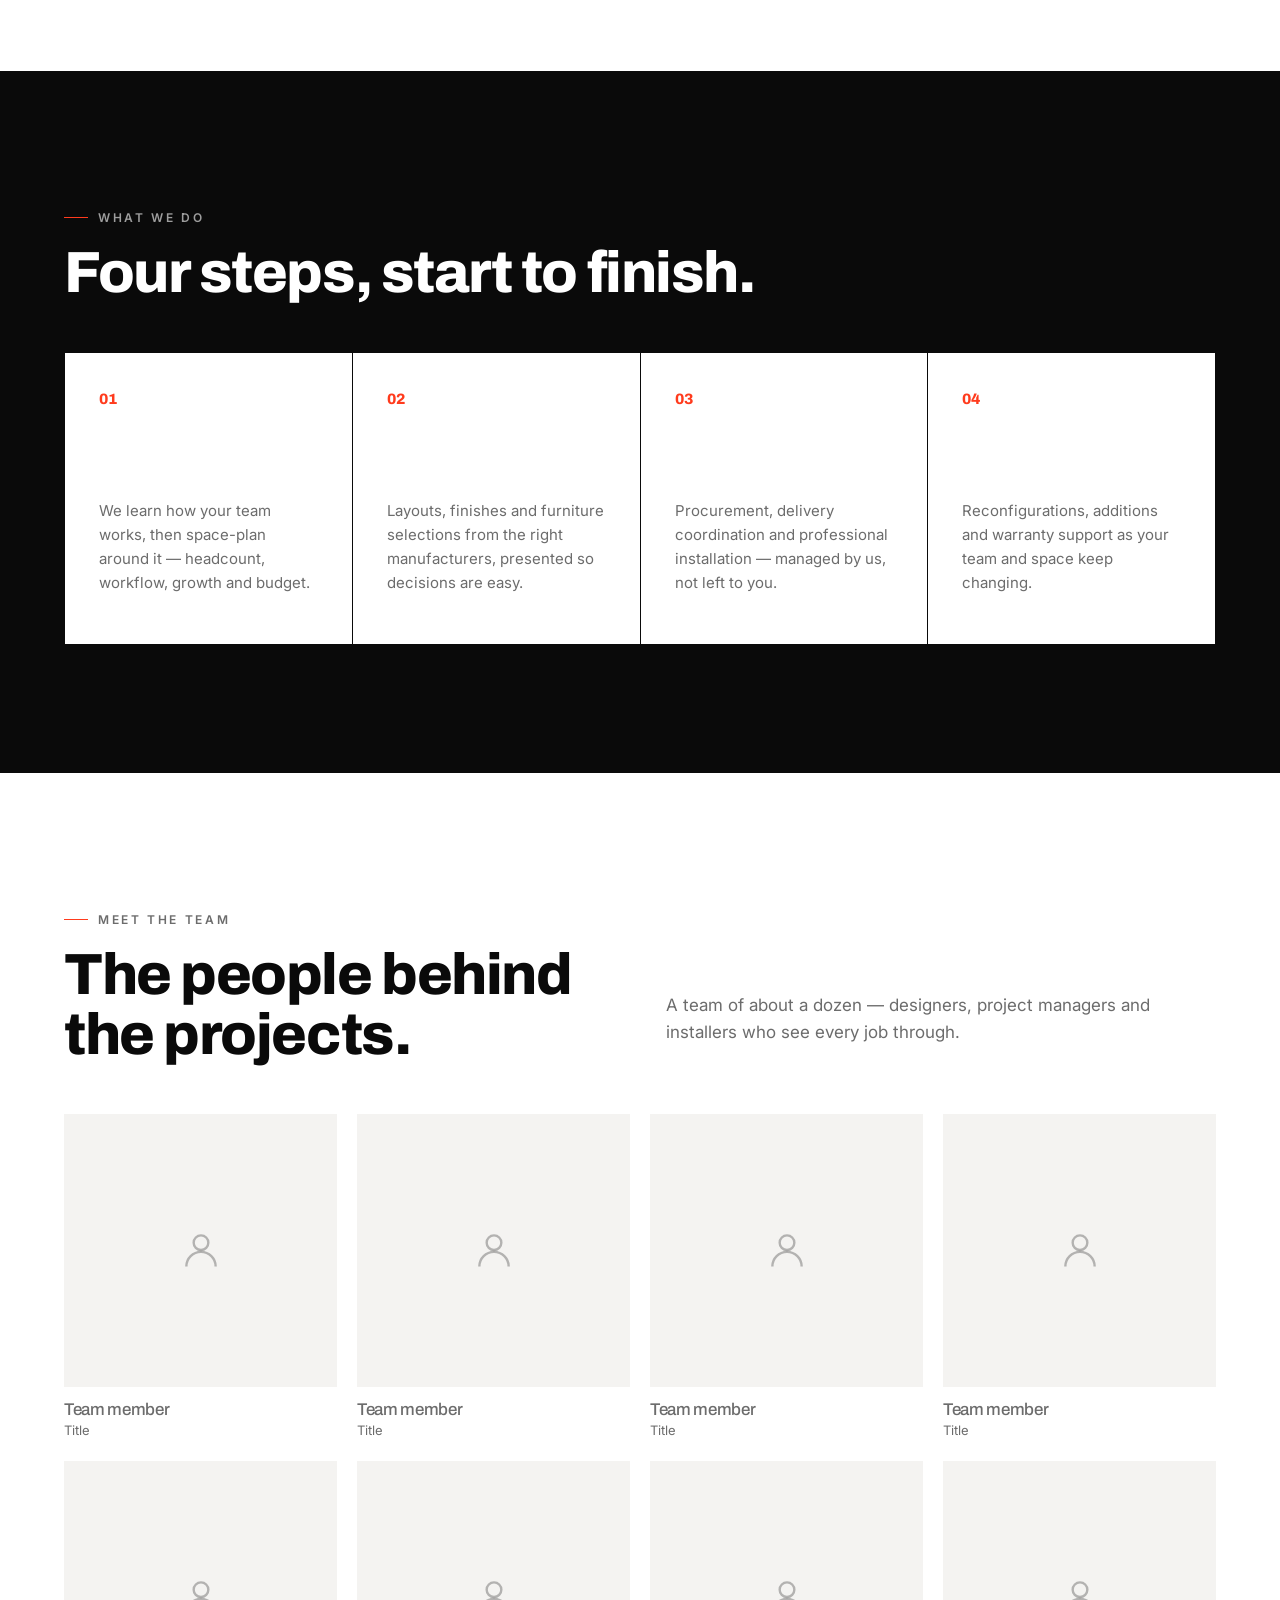
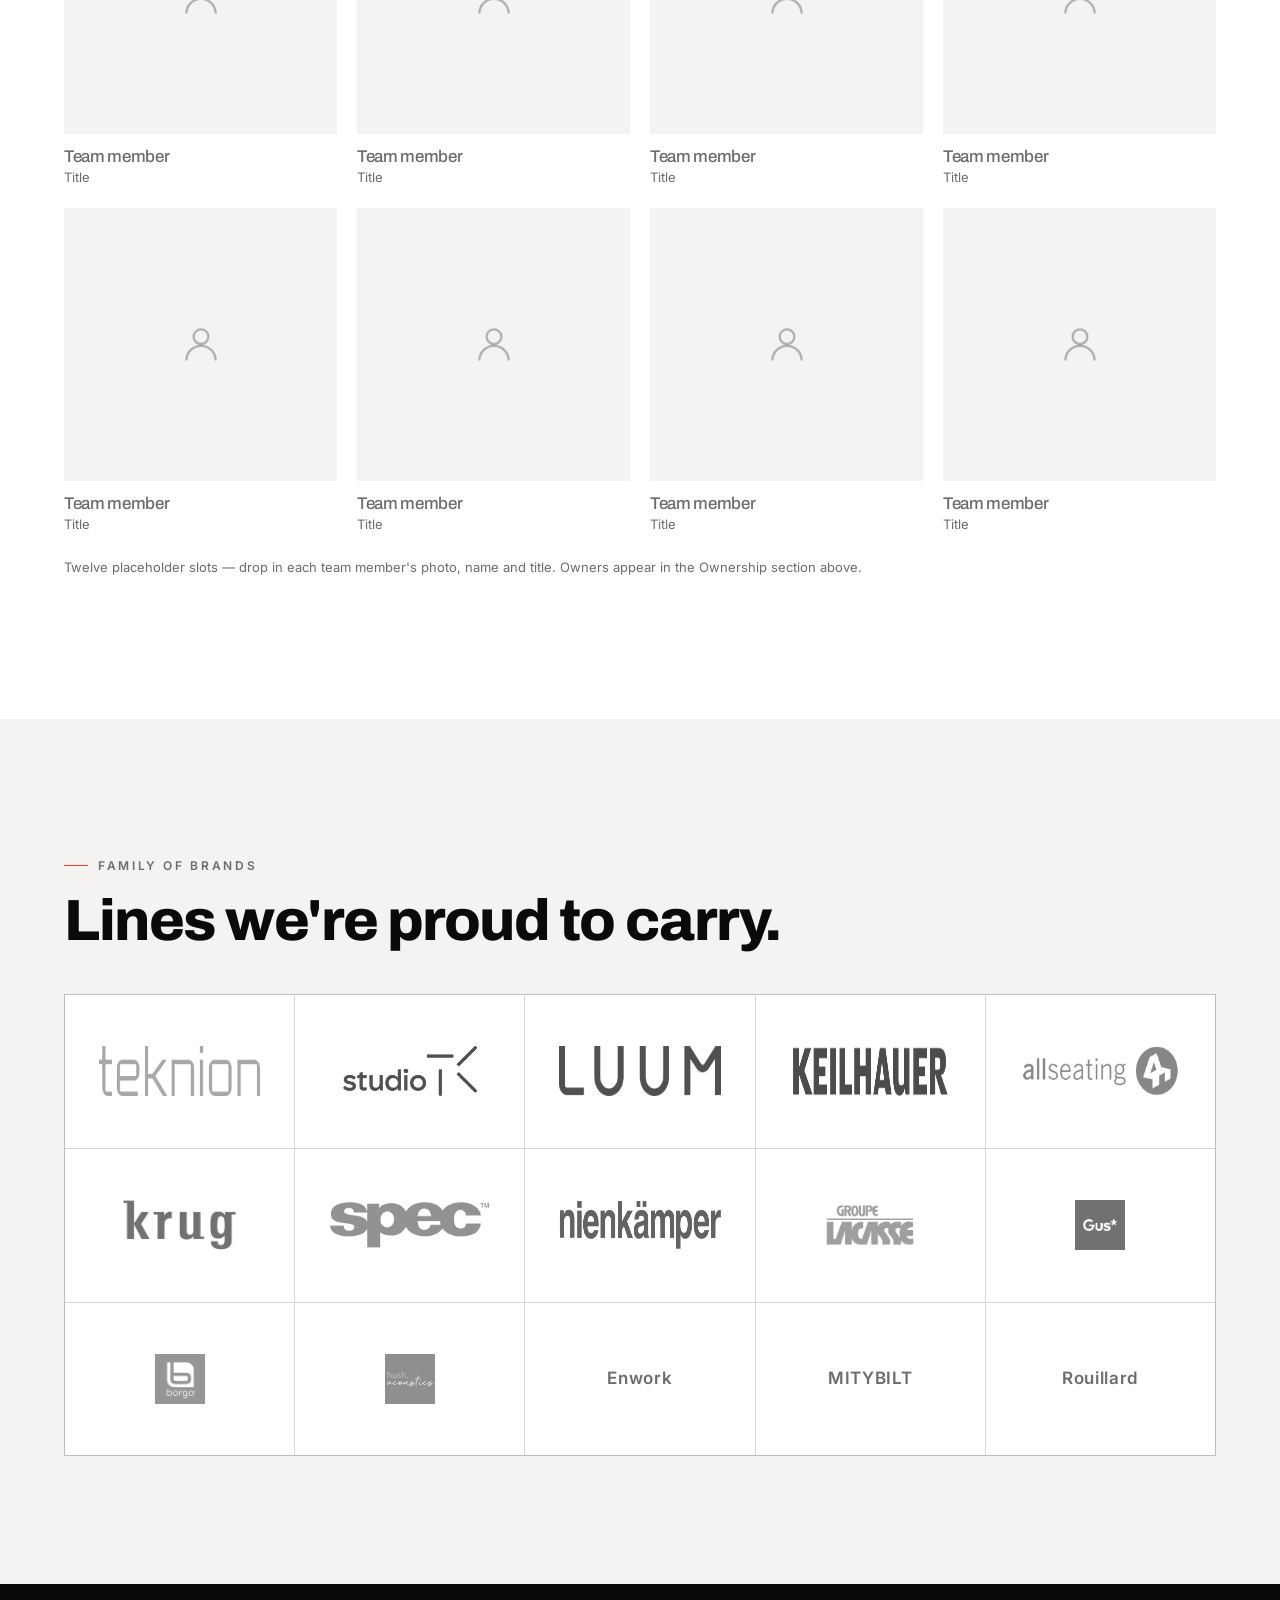
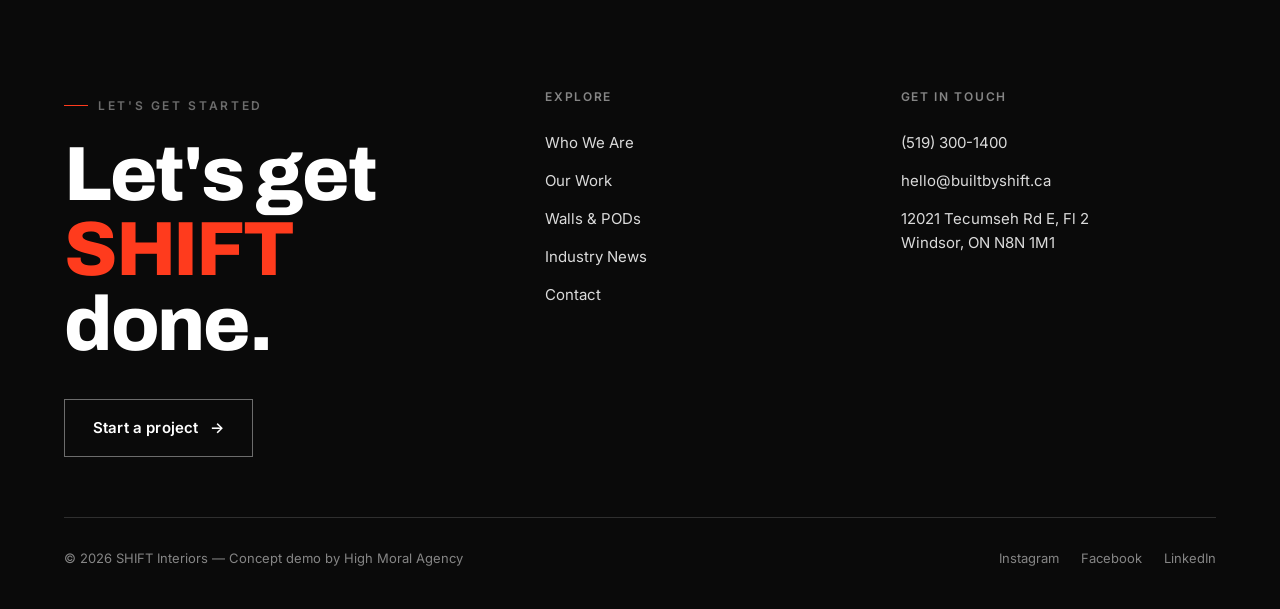
<file: who-we-are.html>
<!DOCTYPE html>
<html lang="en">
<head>
<meta charset="UTF-8" />
<meta name="viewport" content="width=device-width, initial-scale=1.0" />
<title>Who We Are — SHIFT Interiors</title>
<meta name="description" content="Meet SHIFT Interiors — owners Wendy Furtado and Steven Pressacco, our team, our process, and what we do for commercial workplaces across Windsor-Essex." />
<link rel="preconnect" href="https://fonts.googleapis.com" />
<link rel="preconnect" href="https://fonts.gstatic.com" crossorigin />
<link href="https://fonts.googleapis.com/css2?family=Archivo:wght@100..900&family=Inter:wght@400;500;600&display=swap" rel="stylesheet" />
<link rel="stylesheet" href="assets/css/style.css" />
<link rel="icon" href="data:image/svg+xml,<svg xmlns='http://www.w3.org/2000/svg' viewBox='0 0 100 100'><rect width='100' height='100' fill='%230a0a0a'/><text x='50' y='72' font-family='Arial' font-size='64' font-weight='bold' fill='white' text-anchor='middle'>S</text></svg>" />
<script defer src="assets/js/main.js"></script>
</head>
<body>

<div id="loader"><div class="shift-logo shift-logo--xl shift-logo--breathe" role="img" aria-label="SHIFT"><span class="sl-sizer" aria-hidden="true">SHIFT</span><span class="sl-layer sl-1" aria-hidden="true">SHIFT</span><span class="sl-layer sl-2" aria-hidden="true">SHIFT</span><span class="sl-layer sl-3">SHIFT</span></div><div class="loader-bar"></div></div>

<header class="site-head">
  <div class="wrap">
    <a href="index.html" class="brand" aria-label="SHIFT Interiors home"><span class="shift-logo" role="img" aria-label="SHIFT"><span class="sl-sizer" aria-hidden="true">SHIFT</span><span class="sl-layer sl-1" aria-hidden="true">SHIFT</span><span class="sl-layer sl-2" aria-hidden="true">SHIFT</span><span class="sl-layer sl-3">SHIFT</span></span><span class="brand-sub">interiors</span></a>
    <nav class="nav">
      <a href="who-we-are.html" class="active">Who We Are</a>
      <a href="our-work.html">Our Work</a>
      <a href="walls-pods.html">Walls &amp; PODs</a>
      <a href="news.html">Industry News</a>
      <a href="contact.html">Contact</a>
    </nav>
    <div class="nav-cta">
      <a href="contact.html" class="btn btn--sm"><span class="btn__label">Start a project</span><span class="btn__arrow">→</span></a>
      <button class="burger" aria-label="Menu"><span></span><span></span><span></span></button>
    </div>
  </div>
</header>

<div class="drawer">
  <a href="index.html">Home</a>
  <a href="who-we-are.html">Who We Are</a>
  <a href="our-work.html">Our Work</a>
  <a href="walls-pods.html">Walls &amp; PODs</a>
  <a href="news.html">Industry News</a>
  <a href="contact.html">Contact</a>
  <div class="drawer-meta">(519) 300-1400 · hello@builtbyshift.ca</div>
</div>

<!-- Page head -->
<section class="page-head">
  <div class="wrap">
    <div class="breadcrumb reveal">Home / Who We Are</div>
    <h1 class="reveal">A workplace<br />partner, not just<br />a furniture<br /><span class="shiftword">supplier</span>.</h1>
    <p class="sub lead reveal" data-delay="1">SHIFT Interiors is a commercial interior design and furniture dealership in Windsor. We plan, specify, supply and install spaces that help teams do their best work — and we stay with you long after delivery.</p>
  </div>
</section>

<!-- Owners -->
<section class="section bg-2">
  <div class="wrap">
    <div class="eyebrow reveal" style="margin-bottom:40px;">Ownership</div>
    <div class="owners">
      <div class="owner reveal">
        <div class="owner__media"><img src="assets/img/team/wendy.jpg" alt="Wendy Furtado" /></div>
        <h3>Wendy Furtado</h3>
        <div class="role">Co-Owner &amp; Principal</div>
        <p class="muted">Wendy leads design and client relationships at SHIFT, translating how a team actually works into spaces that feel considered, durable and unmistakably theirs.</p>
      </div>
      <div class="owner reveal" data-delay="1">
        <div class="owner__media"><img src="assets/img/team/steven.jpg" alt="Steven Pressacco" /></div>
        <h3>Steven Pressacco</h3>
        <div class="role">Co-Owner</div>
        <p class="muted">Steven runs the business side — manufacturer partnerships, logistics and installation — making sure every project lands on time, on budget and on spec.</p>
      </div>
    </div>
    <p class="muted reveal" style="font-size:13px; margin-top:24px;">Owner bios shown are placeholder copy for the demo — to be replaced with SHIFT's own words.</p>
  </div>
</section>

<!-- Mission -->
<section class="section">
  <div class="wrap">
    <div class="split-2" style="align-items:start;">
      <div class="reveal">
        <div class="eyebrow">Our mission</div>
      </div>
      <div class="reveal" data-delay="1">
        <p class="big-quote">Great work happens in spaces that <span class="accent">work back</span>. We build them — thoughtfully, efficiently, and with an obsessive eye on the details most people never notice.</p>
        <p class="muted mt-m">From dozens of Canadian and North-American manufacturers, we bring the right pieces together for offices, healthcare, education and hospitality clients across the region — as the exclusive Teknion dealer for Windsor-Essex, Chatham-Kent and Southwestern Ontario.</p>
      </div>
    </div>
  </div>
</section>

<!-- What we do -->
<section class="section bg-ink">
  <div class="wrap">
    <div class="eyebrow reveal" style="margin-bottom:16px;">What we do</div>
    <h2 class="h-sec reveal" style="color:#fff; margin-bottom:50px;">Four steps, start to finish.</h2>
    <div class="steps reveal">
      <div class="step"><div class="step-num">01</div><h4>Listen &amp; plan</h4><p>We learn how your team works, then space-plan around it — headcount, workflow, growth and budget.</p></div>
      <div class="step"><div class="step-num">02</div><h4>Design &amp; specify</h4><p>Layouts, finishes and furniture selections from the right manufacturers, presented so decisions are easy.</p></div>
      <div class="step"><div class="step-num">03</div><h4>Supply &amp; install</h4><p>Procurement, delivery coordination and professional installation — managed by us, not left to you.</p></div>
      <div class="step"><div class="step-num">04</div><h4>Support</h4><p>Reconfigurations, additions and warranty support as your team and space keep changing.</p></div>
    </div>
  </div>
</section>

<!-- Meet the team -->
<section class="section">
  <div class="wrap">
    <div class="split-2" style="align-items:end; margin-bottom:50px;">
      <div class="reveal"><div class="eyebrow">Meet the team</div><h2 class="h-sec mt-s">The people behind the projects.</h2></div>
      <p class="reveal muted" data-delay="1" style="align-self:end;">A team of about a dozen — designers, project managers and installers who see every job through.</p>
    </div>
    <div class="team-grid">
      <div class="tm reveal"><div class="tm__media tm__media--empty"><svg viewBox="0 0 24 24" fill="none" stroke="currentColor" stroke-width="1.3" aria-hidden="true"><circle cx="12" cy="8" r="4"/><path d="M4 21c0-4.4 3.6-8 8-8s8 3.6 8 8"/></svg></div><h4><span class="ph">Team member</span></h4><div class="role">Title</div></div>
      <div class="tm reveal" data-delay="1"><div class="tm__media tm__media--empty"><svg viewBox="0 0 24 24" fill="none" stroke="currentColor" stroke-width="1.3" aria-hidden="true"><circle cx="12" cy="8" r="4"/><path d="M4 21c0-4.4 3.6-8 8-8s8 3.6 8 8"/></svg></div><h4><span class="ph">Team member</span></h4><div class="role">Title</div></div>
      <div class="tm reveal" data-delay="2"><div class="tm__media tm__media--empty"><svg viewBox="0 0 24 24" fill="none" stroke="currentColor" stroke-width="1.3" aria-hidden="true"><circle cx="12" cy="8" r="4"/><path d="M4 21c0-4.4 3.6-8 8-8s8 3.6 8 8"/></svg></div><h4><span class="ph">Team member</span></h4><div class="role">Title</div></div>
      <div class="tm reveal" data-delay="3"><div class="tm__media tm__media--empty"><svg viewBox="0 0 24 24" fill="none" stroke="currentColor" stroke-width="1.3" aria-hidden="true"><circle cx="12" cy="8" r="4"/><path d="M4 21c0-4.4 3.6-8 8-8s8 3.6 8 8"/></svg></div><h4><span class="ph">Team member</span></h4><div class="role">Title</div></div>
      <div class="tm reveal"><div class="tm__media tm__media--empty"><svg viewBox="0 0 24 24" fill="none" stroke="currentColor" stroke-width="1.3" aria-hidden="true"><circle cx="12" cy="8" r="4"/><path d="M4 21c0-4.4 3.6-8 8-8s8 3.6 8 8"/></svg></div><h4><span class="ph">Team member</span></h4><div class="role">Title</div></div>
      <div class="tm reveal" data-delay="1"><div class="tm__media tm__media--empty"><svg viewBox="0 0 24 24" fill="none" stroke="currentColor" stroke-width="1.3" aria-hidden="true"><circle cx="12" cy="8" r="4"/><path d="M4 21c0-4.4 3.6-8 8-8s8 3.6 8 8"/></svg></div><h4><span class="ph">Team member</span></h4><div class="role">Title</div></div>
      <div class="tm reveal" data-delay="2"><div class="tm__media tm__media--empty"><svg viewBox="0 0 24 24" fill="none" stroke="currentColor" stroke-width="1.3" aria-hidden="true"><circle cx="12" cy="8" r="4"/><path d="M4 21c0-4.4 3.6-8 8-8s8 3.6 8 8"/></svg></div><h4><span class="ph">Team member</span></h4><div class="role">Title</div></div>
      <div class="tm reveal" data-delay="3"><div class="tm__media tm__media--empty"><svg viewBox="0 0 24 24" fill="none" stroke="currentColor" stroke-width="1.3" aria-hidden="true"><circle cx="12" cy="8" r="4"/><path d="M4 21c0-4.4 3.6-8 8-8s8 3.6 8 8"/></svg></div><h4><span class="ph">Team member</span></h4><div class="role">Title</div></div>
      <div class="tm reveal"><div class="tm__media tm__media--empty"><svg viewBox="0 0 24 24" fill="none" stroke="currentColor" stroke-width="1.3" aria-hidden="true"><circle cx="12" cy="8" r="4"/><path d="M4 21c0-4.4 3.6-8 8-8s8 3.6 8 8"/></svg></div><h4><span class="ph">Team member</span></h4><div class="role">Title</div></div>
      <div class="tm reveal" data-delay="1"><div class="tm__media tm__media--empty"><svg viewBox="0 0 24 24" fill="none" stroke="currentColor" stroke-width="1.3" aria-hidden="true"><circle cx="12" cy="8" r="4"/><path d="M4 21c0-4.4 3.6-8 8-8s8 3.6 8 8"/></svg></div><h4><span class="ph">Team member</span></h4><div class="role">Title</div></div>
      <div class="tm reveal" data-delay="2"><div class="tm__media tm__media--empty"><svg viewBox="0 0 24 24" fill="none" stroke="currentColor" stroke-width="1.3" aria-hidden="true"><circle cx="12" cy="8" r="4"/><path d="M4 21c0-4.4 3.6-8 8-8s8 3.6 8 8"/></svg></div><h4><span class="ph">Team member</span></h4><div class="role">Title</div></div>
      <div class="tm reveal" data-delay="3"><div class="tm__media tm__media--empty"><svg viewBox="0 0 24 24" fill="none" stroke="currentColor" stroke-width="1.3" aria-hidden="true"><circle cx="12" cy="8" r="4"/><path d="M4 21c0-4.4 3.6-8 8-8s8 3.6 8 8"/></svg></div><h4><span class="ph">Team member</span></h4><div class="role">Title</div></div>
    </div>
    <p class="muted reveal" style="font-size:13px; margin-top:22px;">Twelve placeholder slots — drop in each team member's photo, name and title. Owners appear in the Ownership section above.</p>
  </div>
</section>

<!-- Brands grid -->
<section class="section bg-2">
  <div class="wrap">
    <div class="eyebrow reveal" style="margin-bottom:16px;">Family of Brands</div>
    <h2 class="h-sec reveal" style="margin-bottom:44px;">Lines we're proud to carry.</h2>
    <div class="brand-grid reveal">
      <div class="cell"><img src="assets/img/brands/teknion.png" alt="Teknion" /></div>
      <div class="cell"><img src="assets/img/brands/studiotk.png" alt="StudioTK" /></div>
      <div class="cell"><img src="assets/img/brands/luum.png" alt="LUUM Textiles" /></div>
      <div class="cell"><img src="assets/img/brands/keilhauer.png" alt="Keilhauer" /></div>
      <div class="cell"><img src="assets/img/brands/allseating.png" alt="Allseating" /></div>
      <div class="cell"><img src="assets/img/brands/krug.png" alt="Krug" /></div>
      <div class="cell"><img src="assets/img/brands/spec.png" alt="Spec Furniture" /></div>
      <div class="cell"><img src="assets/img/brands/nienkamper.png" alt="Nienkamper" /></div>
      <div class="cell"><img src="assets/img/brands/lacasse.png" alt="Groupe Lacasse" /></div>
      <div class="cell"><img src="assets/img/brands/gusmodern.jpg" alt="Gus Modern" /></div>
      <div class="cell"><img src="assets/img/brands/borgo.png" alt="Borgo" /></div>
      <div class="cell"><img src="assets/img/brands/hush.jpg" alt="Hush Acoustics" /></div>
      <div class="cell brand-name">Enwork</div>
      <div class="cell brand-name">MITYBILT</div>
      <div class="cell brand-name">Rouillard</div>
    </div>
  </div>
</section>

<!-- Footer -->
<footer class="site-foot">
  <div class="wrap">
    <div class="foot-top">
      <div class="foot-cta">
        <div class="eyebrow" style="margin-bottom:22px;">Let's get started</div>
        <h2>Let's get<br /><span class="accent">SHIFT</span> done.</h2>
        <a href="contact.html" class="btn btn--ghost-light mt-l" style="margin-top:36px;"><span class="btn__label">Start a project</span><span class="btn__arrow">→</span></a>
      </div>
      <div class="foot-col"><h5>Explore</h5><a href="who-we-are.html">Who We Are</a><a href="our-work.html">Our Work</a><a href="walls-pods.html">Walls &amp; PODs</a><a href="news.html">Industry News</a><a href="contact.html">Contact</a></div>
      <div class="foot-col"><h5>Get in touch</h5><a href="tel:15193001400">(519) 300-1400</a><a href="mailto:hello@builtbyshift.ca">hello@builtbyshift.ca</a><a href="https://maps.google.com/?q=12021+Tecumseh+Rd+E,+Windsor,+ON" target="_blank" rel="noopener">12021 Tecumseh Rd E, Fl 2<br />Windsor, ON N8N 1M1</a></div>
    </div>
    <div class="foot-bottom">
      <div>© 2026 SHIFT Interiors — Concept demo by High Moral Agency</div>
      <div class="socials"><a href="https://instagram.com/builtbyshift" target="_blank" rel="noopener">Instagram</a><a href="https://facebook.com/builtbyshift" target="_blank" rel="noopener">Facebook</a><a href="https://www.linkedin.com/company/shiftinteriors" target="_blank" rel="noopener">LinkedIn</a></div>
    </div>
  </div>
</footer>

<div class="demo-dock">
  <div class="demo-panel">
    <div class="dp-title">Interactive concept — try it</div>
    <div class="dp-label">Accent colour (used ~10–15%)</div>
    <div class="swatches">
      <span class="swatch active" data-accent="signal" style="background:#ff3b1d" title="Signal"></span>
      <span class="swatch" data-accent="cobalt" style="background:#2340ff" title="Cobalt"></span>
      <span class="swatch" data-accent="forest" style="background:#1f7a4d" title="Forest"></span>
      <span class="swatch" data-accent="amber" style="background:#e8a317" title="Amber"></span>
      <span class="swatch" data-accent="grey" style="background:#8a8a8a" title="Cool grey"></span>
    </div>
    <p style="font-size:12px; color:rgba(255,255,255,0.5); margin:14px 0 0;">This panel is a demo tool, not a site feature — it shows how the black-and-white system carries any accent.</p>
  </div>
  <button class="demo-toggle"><span class="dot"></span> Demo controls</button>
</div>

</body>
</html>
</file>
<file: assets/css/style.css>
/* =====================================================================
   SHIFT Interiors — Concept Demo
   Black & white editorial system with a single, swappable accent.
   Built by High Moral Agency. Squarespace 7.1–feasible patterns.
   ===================================================================== */

:root {
  --ink: #0a0a0a;
  --ink-80: #2a2a2a;
  --paper: #ffffff;
  --paper-2: #f4f3f1;
  --paper-3: #eaeae7;
  --line: rgba(10, 10, 10, 0.12);
  --line-strong: rgba(10, 10, 10, 0.28);
  --muted: #6c6c6c;

  /* Accent — swappable live via the demo control (see main.js) */
  --accent: #ff3b1d;
  --accent-ink: #ffffff;

  --font-display: "Archivo", "Helvetica Neue", Arial, sans-serif;
  --font-body: "Inter", "Helvetica Neue", Arial, sans-serif;

  --maxw: 1280px;
  --gut: clamp(20px, 5vw, 72px);
  --ease: cubic-bezier(0.16, 1, 0.3, 1);

  --nav-h: 100px;
}

/* ---------- Reset-ish ---------- */
* { box-sizing: border-box; }
html { -webkit-text-size-adjust: 100%; scroll-behavior: smooth; }
body {
  margin: 0;
  background: var(--paper);
  color: var(--ink);
  font-family: var(--font-body);
  font-size: 17px;
  line-height: 1.6;
  -webkit-font-smoothing: antialiased;
  text-rendering: optimizeLegibility;
  overflow-x: hidden;
}
img { max-width: 100%; display: block; }
a { color: inherit; text-decoration: none; }
button { font-family: inherit; cursor: pointer; }
h1, h2, h3, h4 { font-family: var(--font-display); font-weight: 800; margin: 0; line-height: 1.02; letter-spacing: -0.02em; }

/* ---------- Layout helpers ---------- */
.wrap { max-width: var(--maxw); margin: 0 auto; padding-left: var(--gut); padding-right: var(--gut); }
.section { padding: clamp(64px, 10vw, 140px) 0; }
.section--tight { padding: clamp(48px, 7vw, 96px) 0; }
.bg-2 { background: var(--paper-2); }
.bg-ink { background: var(--ink); color: var(--paper); }
.bg-ink .muted, .bg-ink .eyebrow { color: rgba(255,255,255,0.6); }
.bg-ink hr { border-color: rgba(255,255,255,0.16); }

.eyebrow {
  font-size: 12px; font-weight: 600; letter-spacing: 0.22em; text-transform: uppercase;
  color: var(--muted); display: inline-flex; align-items: center; gap: 10px;
}
.eyebrow::before { content: ""; width: 24px; height: 1px; background: var(--accent); display: inline-block; }
.muted { color: var(--muted); }
.lead { font-size: clamp(19px, 2.2vw, 24px); line-height: 1.5; color: var(--ink-80); }
.display {
  font-size: clamp(44px, 8.5vw, 128px); line-height: 0.94; letter-spacing: -0.03em; font-weight: 800;
}
.h-sec { font-size: clamp(30px, 5vw, 58px); letter-spacing: -0.025em; }
.serif-accent { font-style: italic; font-weight: 400; }

hr { border: none; border-top: 1px solid var(--line); margin: 0; }

/* =====================================================================
   Buttons — with the "color-splash" interaction (scope: custom code)
   ===================================================================== */
.btn {
  position: relative; display: inline-flex; align-items: center; gap: 12px;
  padding: 16px 28px; border: 1px solid var(--ink); background: transparent; color: var(--ink);
  font-weight: 600; font-size: 15px; letter-spacing: 0.01em; overflow: hidden; isolation: isolate;
  border-radius: 0;
}
.btn .btn__label { position: relative; z-index: 2; transition: color 0.35s var(--ease); }
.btn .btn__arrow { position: relative; z-index: 2; transition: transform 0.35s var(--ease); }
.btn::before {
  content: ""; position: absolute; inset: 0; z-index: 1; background: var(--accent);
  transform: scaleX(0); transform-origin: left center; transition: transform 0.45s var(--ease);
}
.btn:hover::before { transform: scaleX(1); }
.btn:hover .btn__label { color: var(--accent-ink); }
.btn:hover .btn__arrow { transform: translateX(6px); color: var(--accent-ink); }
.btn--solid { background: var(--ink); color: var(--paper); border-color: var(--ink); }
.btn--solid .btn__label, .btn--solid .btn__arrow { color: var(--paper); }
.btn--ghost-light { border-color: rgba(255,255,255,0.4); color: #fff; }
.btn--ghost-light:hover .btn__label, .btn--ghost-light:hover .btn__arrow { color: var(--accent-ink); }
.btn--sm { padding: 11px 18px; font-size: 13px; }

/* text link with animated underline */
.tlink { position: relative; font-weight: 600; display: inline-flex; align-items: center; gap: 8px; }
.tlink::after { content: ""; position: absolute; left: 0; bottom: -3px; height: 2px; width: 100%; background: currentColor; transform: scaleX(0); transform-origin: right; transition: transform 0.4s var(--ease); }
.tlink:hover::after { transform: scaleX(1); transform-origin: left; }
.tlink .arw { transition: transform 0.35s var(--ease); }
.tlink:hover .arw { transform: translateX(5px); }

/* =====================================================================
   Loader — animated SHIFT logo (scope: custom code, dynamic logo loader)
   ===================================================================== */
#loader {
  position: fixed; inset: 0; z-index: 9999; background: var(--ink); color: #fff;
  display: grid; place-items: center; transition: transform 0.8s var(--ease); will-change: transform;
}
#loader.done { transform: translateY(-100%); }
/* Breathing loader: SHIFT expands to 3 echo layers and back to 1, looping */
.shift-logo.shift-logo--xl { font-size: clamp(96px, 30vw, 380px); letter-spacing: 0.05em; --sl-step: 0.1em; }
#loader .shift-logo { color: #fff; }
.shift-logo--breathe .sl-1 { animation: slBreathe1 2.6s var(--ease) infinite; }
.shift-logo--breathe .sl-2 { animation: slBreathe2 2.6s var(--ease) infinite; }
@keyframes slBreathe1 {
  0%, 14% { transform: translateX(calc(var(--sl-step) * 2)); }
  46%, 60% { transform: translateX(0); }
  92%, 100% { transform: translateX(calc(var(--sl-step) * 2)); }
}
@keyframes slBreathe2 {
  0%, 14% { transform: translateX(var(--sl-step)); }
  46%, 60% { transform: translateX(0); }
  92%, 100% { transform: translateX(var(--sl-step)); }
}
.loader-bar { position: absolute; bottom: 0; left: 0; height: 3px; background: var(--accent); width: 0; animation: barGrow 0.9s var(--ease) forwards; }
@keyframes barGrow { to { width: 100%; } }

/* =====================================================================
   Header / Nav
   ===================================================================== */
.site-head {
  position: fixed; top: 0; left: 0; right: 0; z-index: 900; height: var(--nav-h);
  display: flex; align-items: center; background: rgba(255,255,255,0.82);
  backdrop-filter: saturate(140%) blur(14px); border-bottom: 1px solid transparent;
  transition: background 0.3s var(--ease), border-color 0.3s var(--ease), transform 0.4s var(--ease);
}
.site-head.scrolled { border-color: var(--line); }
.site-head.hide { transform: translateY(-100%); }
.site-head .wrap { display: flex; align-items: center; justify-content: space-between; width: 100%; }

/* SHIFT echo logo — 3 offset layers, all one black; converges to a single solid SHIFT on hover */
.brand { display: inline-flex; align-items: flex-end; gap: 16px; }
.shift-logo {
  position: relative; display: inline-block; font-family: var(--font-display);
  font-weight: 250; line-height: 0.86; letter-spacing: 0.06em; color: var(--ink);
  font-size: 48px; --sl-step: 0.1em;
}
.shift-logo .sl-sizer { display: block; visibility: hidden; }
.shift-logo .sl-layer { position: absolute; top: 0; left: 0; white-space: nowrap; transition: transform 0.6s var(--ease); }
.shift-logo .sl-1 { transform: translateX(calc(var(--sl-step) * 2)); }
.shift-logo .sl-2 { transform: translateX(var(--sl-step)); }
.shift-logo .sl-3 { transform: translateX(0); }
.brand:hover .shift-logo .sl-1,
.shift-logo.is-solid .sl-1 { transform: translateX(0); }
.brand:hover .shift-logo .sl-2,
.shift-logo.is-solid .sl-2 { transform: translateX(0); }
.shift-logo--hoverable { cursor: pointer; }
.shift-logo--hoverable:hover .sl-1,
.shift-logo--hoverable:hover .sl-2 { transform: translateX(0); }
.brand-sub { font-family: var(--font-body); font-weight: 500; font-size: 16px; letter-spacing: 0.2em; text-transform: lowercase; color: var(--ink); margin-bottom: 7px; }

.nav { display: flex; align-items: center; gap: 34px; }
.nav a { font-size: 15px; font-weight: 500; position: relative; padding: 4px 0; }
.nav a::after { content: ""; position: absolute; left: 0; bottom: 0; height: 2px; width: 100%; background: var(--accent); transform: scaleX(0); transform-origin: right; transition: transform 0.35s var(--ease); }
.nav a:hover::after, .nav a.active::after { transform: scaleX(1); transform-origin: left; }
.nav a.active { font-weight: 600; }

.nav-cta { display: flex; align-items: center; gap: 18px; }
.burger { display: none; width: 44px; height: 44px; border: 1px solid var(--line); background: transparent; position: relative; }
.burger span { position: absolute; left: 11px; right: 11px; height: 2px; background: var(--ink); transition: transform 0.3s var(--ease), opacity 0.2s; }
.burger span:nth-child(1) { top: 15px; } .burger span:nth-child(2) { top: 21px; } .burger span:nth-child(3) { top: 27px; }
body.menu-open .burger span:nth-child(1) { transform: translateY(6px) rotate(45deg); }
body.menu-open .burger span:nth-child(2) { opacity: 0; }
body.menu-open .burger span:nth-child(3) { transform: translateY(-6px) rotate(-45deg); }

/* mobile drawer */
.drawer { position: fixed; inset: 0; z-index: 899; background: var(--ink); color: #fff; transform: translateY(-100%); transition: transform 0.6s var(--ease); display: flex; flex-direction: column; justify-content: center; padding: var(--gut); }
body.menu-open .drawer { transform: translateY(0); }
.drawer a { font-family: var(--font-display); font-weight: 800; font-size: clamp(34px, 9vw, 64px); letter-spacing: -0.02em; padding: 8px 0; opacity: 0; transform: translateY(20px); }
body.menu-open .drawer a { animation: drawerIn 0.5s var(--ease) forwards; }
body.menu-open .drawer a:nth-child(1){animation-delay:.15s}
body.menu-open .drawer a:nth-child(2){animation-delay:.21s}
body.menu-open .drawer a:nth-child(3){animation-delay:.27s}
body.menu-open .drawer a:nth-child(4){animation-delay:.33s}
body.menu-open .drawer a:nth-child(5){animation-delay:.39s}
body.menu-open .drawer a:nth-child(6){animation-delay:.45s}
@keyframes drawerIn { to { opacity: 1; transform: translateY(0); } }
.drawer .drawer-meta { margin-top: 40px; opacity: 0.6; font-family: var(--font-body); font-size: 14px; }

/* =====================================================================
   Hero
   ===================================================================== */
.hero { position: relative; min-height: 100vh; display: flex; align-items: flex-end; padding-top: var(--nav-h); overflow: hidden; }
.hero__media { position: absolute; inset: 0; z-index: 0; }
.hero__media img { width: 100%; height: 100%; object-fit: cover; }
.hero__media::after { content: ""; position: absolute; inset: 0; background: linear-gradient(180deg, rgba(0,0,0,0.28) 0%, rgba(0,0,0,0.05) 40%, rgba(0,0,0,0.75) 100%); }
.hero__inner { position: relative; z-index: 2; color: #fff; padding-bottom: clamp(48px, 8vw, 110px); width: 100%; }
.hero h1 { color: #fff; max-width: 15ch; }
.hero .kicker { color: rgba(255,255,255,0.85); margin-bottom: 22px; }
.hero__row { display: flex; align-items: flex-end; justify-content: space-between; gap: 40px; flex-wrap: wrap; margin-top: 34px; }
.hero__desc { max-width: 46ch; color: rgba(255,255,255,0.88); }
.hero .eyebrow { color: rgba(255,255,255,0.75); }
.hero .eyebrow::before { background: var(--accent); }

/* the "shift" word swap in headlines */
.shiftword { position: relative; display: inline-block; color: var(--accent); }
.scroll-cue { position: absolute; bottom: 26px; right: var(--gut); z-index: 3; color: #fff; font-size: 12px; letter-spacing: 0.2em; text-transform: uppercase; display: flex; align-items: center; gap: 10px; }
.scroll-cue .line { width: 1px; height: 40px; background: rgba(255,255,255,0.6); position: relative; overflow: hidden; }
.scroll-cue .line::after { content: ""; position: absolute; top: -40px; left: 0; width: 100%; height: 40px; background: var(--accent); animation: cue 1.8s var(--ease) infinite; }
@keyframes cue { to { top: 40px; } }

/* =====================================================================
   Reveal animations (scroll "shift" reveals) — driven by IntersectionObserver
   ===================================================================== */
.reveal { opacity: 0; transform: translateY(26px); transition: opacity 0.8s var(--ease), transform 0.8s var(--ease); }
.reveal.in { opacity: 1; transform: none; }
.reveal-x { opacity: 0; transform: translateX(-40px); clip-path: inset(0 100% 0 0); transition: opacity 0.9s var(--ease), transform 0.9s var(--ease), clip-path 0.9s var(--ease); }
.reveal-x.in { opacity: 1; transform: none; clip-path: inset(0 0 0 0); }
[data-delay="1"] { transition-delay: 0.08s; }
[data-delay="2"] { transition-delay: 0.16s; }
[data-delay="3"] { transition-delay: 0.24s; }
[data-delay="4"] { transition-delay: 0.32s; }
@media (prefers-reduced-motion: reduce) {
  .reveal, .reveal-x { opacity: 1 !important; transform: none !important; clip-path: none !important; }
  #loader { display: none; }
  * { animation: none !important; }
}

/* =====================================================================
   Intro / stat strip
   ===================================================================== */
.intro-grid { display: grid; grid-template-columns: 1.1fr 1fr; gap: clamp(30px, 6vw, 90px); align-items: start; }
.stats { display: grid; grid-template-columns: repeat(3, 1fr); gap: 30px; margin-top: 60px; }
.stat .num { font-family: var(--font-display); font-weight: 800; font-size: clamp(40px, 6vw, 68px); letter-spacing: -0.03em; line-height: 1; }
.stat .num .accent { color: var(--accent); }
.stat .lbl { color: var(--muted); font-size: 14px; margin-top: 8px; max-width: 22ch; }

/* =====================================================================
   Featured work — editorial split blocks
   ===================================================================== */
.feat { display: grid; grid-template-columns: 1fr 1fr; gap: clamp(24px, 5vw, 80px); align-items: center; }
.feat--rev { direction: rtl; } .feat--rev > * { direction: ltr; }
.feat__media { position: relative; overflow: hidden; aspect-ratio: 4/3; }
.feat__media img { width: 100%; height: 100%; object-fit: cover; transition: transform 1.1s var(--ease); }
.feat:hover .feat__media img { transform: scale(1.05); }
.feat__num { font-family: var(--font-display); font-weight: 800; font-size: 14px; color: var(--accent); letter-spacing: 0.1em; }
.feat h3 { font-size: clamp(26px, 3.4vw, 42px); margin: 14px 0 16px; }
.feat .tags { display: flex; gap: 8px; flex-wrap: wrap; margin: 18px 0 26px; }
.chip { font-size: 12px; letter-spacing: 0.06em; text-transform: uppercase; border: 1px solid var(--line); padding: 6px 12px; color: var(--muted); }

/* image hover overlay pattern (native Squarespace gallery hover) */
.hoverframe { position: relative; overflow: hidden; }
.hoverframe img { transition: transform 0.9s var(--ease); }
.hoverframe::after { content: ""; position: absolute; inset: 0; background: var(--accent); mix-blend-mode: multiply; opacity: 0; transition: opacity 0.4s var(--ease); }
.hoverframe:hover::after { opacity: 0.16; }
.hoverframe:hover img { transform: scale(1.06); }

/* =====================================================================
   Walls & PODs feature block (the ~50% of business)
   ===================================================================== */
.wp-feature { position: relative; overflow: hidden; }
.wp-feature .wp-grid { display: grid; grid-template-columns: 1fr 1fr; align-items: stretch; min-height: 60vh; }
.wp-feature .wp-copy { padding: clamp(40px, 6vw, 90px); display: flex; flex-direction: column; justify-content: center; }
.wp-feature .wp-media { position: relative; overflow: hidden; }
.wp-feature .wp-media img { width: 100%; height: 100%; object-fit: cover; }
.wp-badge { display: inline-block; background: var(--accent); color: var(--accent-ink); font-weight: 700; font-size: 12px; letter-spacing: 0.12em; text-transform: uppercase; padding: 8px 14px; margin-bottom: 22px; align-self: flex-start; }

/* =====================================================================
   Brands marquee (Family of Brands)
   ===================================================================== */
.marquee { overflow: hidden; border-top: 1px solid var(--line); border-bottom: 1px solid var(--line); padding: 64px 0; }
.marquee + .marquee { border-top: none; }
.marquee__track { display: flex; gap: 110px; width: max-content; animation: scrollx 45s linear infinite; align-items: center; }
.marquee--rev .marquee__track { animation-direction: reverse; animation-duration: 52s; }
.marquee:hover .marquee__track { animation-play-state: paused; }
.marquee img { height: 58px; width: auto; object-fit: contain; filter: grayscale(1) contrast(0.4) brightness(0.4); opacity: 0.75; transition: filter 0.3s, opacity 0.3s; }
.marquee img:hover { filter: none; opacity: 1; }
@keyframes scrollx { to { transform: translateX(-50%); } }
.brand-grid { display: grid; grid-template-columns: repeat(5, 1fr); gap: 1px; background: var(--line); border: 1px solid var(--line); }
.brand-grid .cell { background: var(--paper); aspect-ratio: 3/2; display: grid; place-items: center; padding: 34px; }
.brand-grid img { height: 50px; width: auto; filter: grayscale(1); opacity: 0.7; transition: opacity 0.3s, filter 0.3s; }
.brand-grid .cell:hover img { filter: none; opacity: 1; }
.brand-name { background: var(--paper); display: grid; place-items: center; font-weight: 600; color: var(--muted); font-size: 17px; letter-spacing: 0.04em; }

/* =====================================================================
   Awards — horizontal scroll showcase (scope: custom code)
   ===================================================================== */
.carousel { position: relative; }
.carousel__viewport { overflow: hidden; }
.carousel__track { --per: 3; --cgap: 24px; display: flex; gap: var(--cgap); transition: transform 0.7s var(--ease); will-change: transform; }
.award-card { flex: 0 0 calc((100% - (var(--per) - 1) * var(--cgap)) / var(--per)); border: 1px solid rgba(255,255,255,0.18); padding: 38px 34px; min-height: 300px; display: flex; flex-direction: column; justify-content: space-between; transition: border-color 0.3s, background 0.3s; }
.award-card:hover { border-color: var(--accent); background: rgba(255,255,255,0.03); }
.award-card .yr { font-family: var(--font-display); font-weight: 800; font-size: 54px; color: var(--accent); letter-spacing: -0.03em; }
.award-card h4 { font-size: 22px; margin: 16px 0 10px; }
.award-card p { color: rgba(255,255,255,0.6); font-size: 15px; }
.carousel__dots { display: flex; gap: 10px; justify-content: center; margin-top: 40px; }
.carousel__dots button { width: 9px; height: 9px; padding: 0; border: none; border-radius: 50%; background: rgba(255,255,255,0.25); cursor: pointer; transition: background 0.35s var(--ease), width 0.35s var(--ease); }
.carousel__dots button.active { background: var(--accent); width: 28px; border-radius: 5px; }

/* =====================================================================
   Gallery + filter (scope: plugin-powered tag filtering)
   ===================================================================== */
.filter-bar { display: flex; flex-wrap: wrap; gap: 10px; margin: 36px 0 44px; }
.filter-bar button {
  border: 1px solid var(--line); background: transparent; color: var(--ink); padding: 10px 18px;
  font-size: 14px; font-weight: 500; letter-spacing: 0.02em; transition: all 0.25s var(--ease);
}
.filter-bar button:hover { border-color: var(--ink); }
.filter-bar button.active { background: var(--ink); color: #fff; border-color: var(--ink); }
.filter-bar button .count { color: var(--muted); font-size: 12px; margin-left: 6px; }
.filter-bar button.active .count { color: rgba(255,255,255,0.6); }

.gallery { columns: 3; column-gap: 20px; }
.gallery .g-item { break-inside: avoid; margin-bottom: 20px; position: relative; overflow: hidden; opacity: 1; transition: opacity 0.4s var(--ease), transform 0.5s var(--ease); }
.gallery .g-item.hide { display: none; }
.gallery .g-item img { width: 100%; transition: transform 0.9s var(--ease); }
.gallery .g-item:hover img { transform: scale(1.06); }
.g-item .g-meta { position: absolute; inset: auto 0 0 0; padding: 20px; background: linear-gradient(transparent, rgba(0,0,0,0.8)); color: #fff; transform: translateY(8px); opacity: 0; transition: opacity 0.4s var(--ease), transform 0.4s var(--ease); }
.g-item:hover .g-meta { opacity: 1; transform: none; }
.g-meta .g-title { font-weight: 700; font-family: var(--font-display); font-size: 18px; }
.g-meta .g-tag { font-size: 12px; letter-spacing: 0.1em; text-transform: uppercase; color: var(--accent); }

/* =====================================================================
   Case studies (problem -> solution)
   ===================================================================== */
.case { display: grid; grid-template-columns: 0.9fr 1.1fr; gap: clamp(24px, 4vw, 64px); align-items: center; padding: clamp(40px,6vw,80px) 0; border-top: 1px solid var(--line); }
.case:last-child { border-bottom: 1px solid var(--line); }
.case--rev .case__media { order: 2; }
.case__media { overflow: hidden; aspect-ratio: 5/4; }
.case__media img { width: 100%; height: 100%; object-fit: cover; transition: transform 1s var(--ease); }
.case:hover .case__media img { transform: scale(1.05); }
.case .kicker-row { display: flex; align-items: center; gap: 14px; margin-bottom: 18px; }
.case .idx { font-family: var(--font-display); font-weight: 800; color: var(--accent); font-size: 15px; }
.case h3 { font-size: clamp(24px, 3vw, 38px); margin-bottom: 22px; }
.ps { display: grid; gap: 18px; }
.ps .ps-block { display: grid; grid-template-columns: 90px 1fr; gap: 16px; padding-top: 16px; border-top: 1px solid var(--line); }
.ps .ps-label { font-size: 12px; font-weight: 700; letter-spacing: 0.12em; text-transform: uppercase; color: var(--muted); }
.ps .ps-block--sol .ps-label { color: var(--accent); }

/* =====================================================================
   Team
   ===================================================================== */
.owners { display: grid; grid-template-columns: 1fr 1fr; gap: clamp(24px, 4vw, 50px); }
.owner__media { overflow: hidden; aspect-ratio: 3/4; }
.owner__media img { width: 100%; height: 100%; object-fit: cover; filter: grayscale(1); transition: filter 0.5s var(--ease), transform 1s var(--ease); }
.owner:hover .owner__media img { filter: grayscale(0); transform: scale(1.03); }
.owner h3 { font-size: 28px; margin: 20px 0 4px; }
.owner .role { color: var(--accent); font-weight: 600; font-size: 14px; letter-spacing: 0.06em; text-transform: uppercase; margin-bottom: 14px; }
.team-grid { display: grid; grid-template-columns: repeat(4, 1fr); gap: 20px; }
.tm { }
.tm__media { aspect-ratio: 1; overflow: hidden; background: var(--paper-2); }
.tm__media img { width: 100%; height: 100%; object-fit: cover; filter: grayscale(1); transition: filter 0.4s, transform 0.8s var(--ease); }
.tm:hover .tm__media img { filter: none; transform: scale(1.05); }
.tm h4 { font-size: 17px; margin: 14px 0 2px; }
.tm .role { color: var(--muted); font-size: 13px; }
.tm__media.placeholder { display: grid; place-items: center; }
.tm__media.placeholder span { font-family: var(--font-display); font-weight: 800; font-size: 40px; color: var(--line-strong); }
.tm__media--empty { display: grid; place-items: center; background: var(--paper-2); }
.tm__media--empty svg { width: 44px; height: 44px; color: var(--line-strong); }
.tm h4 .ph { color: var(--muted); font-weight: 500; }

/* process steps */
.steps { display: grid; grid-template-columns: repeat(4, 1fr); gap: 1px; background: var(--line); border: 1px solid var(--line); }
.step { background: var(--paper); padding: 34px; min-height: 220px; display: flex; flex-direction: column; transition: background 0.3s var(--ease); position: relative; }
.step:hover { background: var(--ink); color: #fff; }
.step:hover .step-num, .step:hover p { color: rgba(255,255,255,0.7); }
.step-num { font-family: var(--font-display); font-weight: 800; font-size: 15px; color: var(--accent); }
.step h4 { font-size: 21px; margin: 40px 0 12px; }
.step p { color: var(--muted); font-size: 15px; }

/* =====================================================================
   Blog / news
   ===================================================================== */
.post-grid { display: grid; grid-template-columns: repeat(3, 1fr); gap: 30px; }
.post { border-top: 2px solid var(--ink); padding-top: 20px; }
.post__media { aspect-ratio: 16/10; overflow: hidden; margin-bottom: 18px; }
.post__media img { width: 100%; height: 100%; object-fit: cover; transition: transform 0.9s var(--ease); }
.post:hover .post__media img { transform: scale(1.05); }
.post .cat { font-size: 12px; letter-spacing: 0.1em; text-transform: uppercase; color: var(--accent); font-weight: 600; }
.post h3 { font-size: 22px; margin: 12px 0 10px; line-height: 1.12; }
.post .date { color: var(--muted); font-size: 13px; }
.post--feature { grid-column: 1 / -1; display: grid; grid-template-columns: 1.3fr 1fr; gap: 40px; align-items: center; border-top-width: 3px; }
.post--feature .post__media { aspect-ratio: 16/9; margin: 0; }
.post--feature h3 { font-size: clamp(28px, 3.4vw, 44px); }

/* =====================================================================
   Contact
   ===================================================================== */
.contact-grid { display: grid; grid-template-columns: 1fr 1fr; gap: clamp(30px, 6vw, 80px); }
.field { margin-bottom: 22px; }
.field label { display: block; font-size: 13px; font-weight: 600; letter-spacing: 0.08em; text-transform: uppercase; color: var(--muted); margin-bottom: 8px; }
.field input, .field textarea, .field select {
  width: 100%; border: none; border-bottom: 1px solid var(--line-strong); background: transparent;
  padding: 12px 0; font-family: inherit; font-size: 17px; color: var(--ink); transition: border-color 0.3s;
}
.field input:focus, .field textarea:focus, .field select:focus { outline: none; border-color: var(--accent); }
.contact-info dt { font-size: 12px; letter-spacing: 0.14em; text-transform: uppercase; color: var(--muted); margin-top: 26px; }
.contact-info dd { margin: 6px 0 0; font-family: var(--font-display); font-weight: 700; font-size: clamp(20px, 2.4vw, 28px); letter-spacing: -0.01em; }
.contact-info dd a:hover { color: var(--accent); }
.form-note { font-size: 13px; color: var(--muted); margin-top: 10px; }
.form-success { display: none; padding: 24px; border: 1px solid var(--accent); background: rgba(255,59,29,0.05); }
.form-success.show { display: block; }

.booking { border: 1px solid var(--line); padding: clamp(28px, 4vw, 44px); margin-top: 30px; }
.booking h4 { font-size: 24px; margin-bottom: 10px; }

/* =====================================================================
   Footer
   ===================================================================== */
.site-foot { background: var(--ink); color: #fff; padding: clamp(60px, 8vw, 110px) 0 40px; }
.foot-top { display: grid; grid-template-columns: 1.4fr 1fr 1fr; gap: 40px; padding-bottom: 60px; border-bottom: 1px solid rgba(255,255,255,0.15); }
.foot-cta h2 { font-size: clamp(36px, 6vw, 84px); line-height: 0.98; letter-spacing: -0.03em; }
.foot-cta h2 .accent { color: var(--accent); }
.foot-col h5 { font-size: 12px; letter-spacing: 0.14em; text-transform: uppercase; color: rgba(255,255,255,0.5); margin: 0 0 18px; font-weight: 600; }
.foot-col a { display: block; padding: 7px 0; color: rgba(255,255,255,0.85); font-size: 15px; }
.foot-col a:hover { color: var(--accent); }
.foot-bottom { display: flex; justify-content: space-between; align-items: center; padding-top: 30px; flex-wrap: wrap; gap: 16px; color: rgba(255,255,255,0.5); font-size: 13px; }
.foot-bottom .socials { display: flex; gap: 22px; }
.foot-bottom .socials a:hover { color: #fff; }

/* =====================================================================
   Demo control (accent switcher) — clearly a demo tool
   ===================================================================== */
.demo-dock { position: fixed; right: 20px; bottom: 20px; z-index: 950; display: flex; flex-direction: column; align-items: flex-end; gap: 10px; }
.demo-panel { background: var(--ink); color: #fff; border: 1px solid rgba(255,255,255,0.15); padding: 16px; width: 250px; transform: translateY(12px) scale(0.98); opacity: 0; pointer-events: none; transition: all 0.35s var(--ease); }
.demo-dock.open .demo-panel { transform: none; opacity: 1; pointer-events: auto; }
.demo-panel .dp-title { font-size: 11px; letter-spacing: 0.14em; text-transform: uppercase; color: rgba(255,255,255,0.55); margin-bottom: 12px; }
.demo-panel .dp-label { font-size: 13px; margin: 14px 0 8px; color: rgba(255,255,255,0.8); }
.swatches { display: flex; gap: 8px; }
.swatch { width: 30px; height: 30px; border-radius: 50%; border: 2px solid transparent; cursor: pointer; transition: transform 0.2s; }
.swatch:hover { transform: scale(1.12); }
.swatch.active { border-color: #fff; }
.demo-toggle { background: var(--ink); color: #fff; border: none; border-radius: 999px; padding: 12px 18px; font-size: 13px; font-weight: 600; display: inline-flex; align-items: center; gap: 8px; box-shadow: 0 8px 30px rgba(0,0,0,0.25); }
.demo-toggle .dot { width: 10px; height: 10px; border-radius: 50%; background: var(--accent); }
.theme-toggle-row { display: flex; gap: 8px; margin-top: 6px; }
.theme-toggle-row button { flex: 1; background: transparent; border: 1px solid rgba(255,255,255,0.25); color: #fff; padding: 8px; font-size: 12px; }
.theme-toggle-row button.active { background: #fff; color: var(--ink); }

/* page header (interior pages) */
.page-head { padding: calc(var(--nav-h) + clamp(40px,7vw,90px)) 0 clamp(30px,5vw,60px); }
.page-head h1 { font-size: clamp(44px, 9vw, 120px); letter-spacing: -0.03em; }
.page-head .sub { max-width: 52ch; margin-top: 24px; }
.breadcrumb { font-size: 13px; letter-spacing: 0.06em; color: var(--muted); margin-bottom: 26px; text-transform: uppercase; }

/* utility */
.split-2 { display: grid; grid-template-columns: 1fr 1fr; gap: clamp(24px,4vw,64px); }
.mt-s { margin-top: 16px; } .mt-m { margin-top: 30px; } .mt-l { margin-top: 50px; }
.center { text-align: center; } .maxw-60 { max-width: 60ch; } .maxw-46 { max-width: 46ch; }
.big-quote { font-family: var(--font-display); font-weight: 800; font-size: clamp(28px, 4.5vw, 60px); line-height: 1.05; letter-spacing: -0.025em; }
.big-quote .accent { color: var(--accent); }

/* =====================================================================
   Responsive
   ===================================================================== */
@media (max-width: 1080px) {
  .gallery { columns: 2; }
  .team-grid { grid-template-columns: repeat(3, 1fr); }
  .steps { grid-template-columns: repeat(2, 1fr); }
  .brand-grid { grid-template-columns: repeat(3, 1fr); }
  .carousel__track { --per: 2; }
}
@media (max-width: 860px) {
  .carousel__track { --per: 1; }
  .team-grid { grid-template-columns: repeat(2, 1fr); }
  .nav { display: none; }
  .nav-cta .btn { display: none; }
  .burger { display: block; }
  .intro-grid, .feat, .feat--rev, .wp-feature .wp-grid, .case, .case--rev, .owners, .contact-grid,
  .split-2, .post--feature, .foot-top { grid-template-columns: 1fr; }
  .feat--rev { direction: ltr; }
  .case--rev .case__media { order: 0; }
  .post-grid { grid-template-columns: 1fr; }
  .stats { grid-template-columns: 1fr; gap: 22px; }
  .hero { min-height: 92vh; }
  .demo-dock { right: 14px; bottom: 14px; }
}
@media (max-width: 560px) {
  :root { --nav-h: 78px; }
  .gallery { columns: 1; }
  .brand-grid { grid-template-columns: repeat(2, 1fr); }
  .steps { grid-template-columns: 1fr; }
  body { font-size: 16px; }
  .shift-logo { font-size: 34px; }
  .brand-sub { font-size: 13px; margin-bottom: 5px; }
}
</file>
